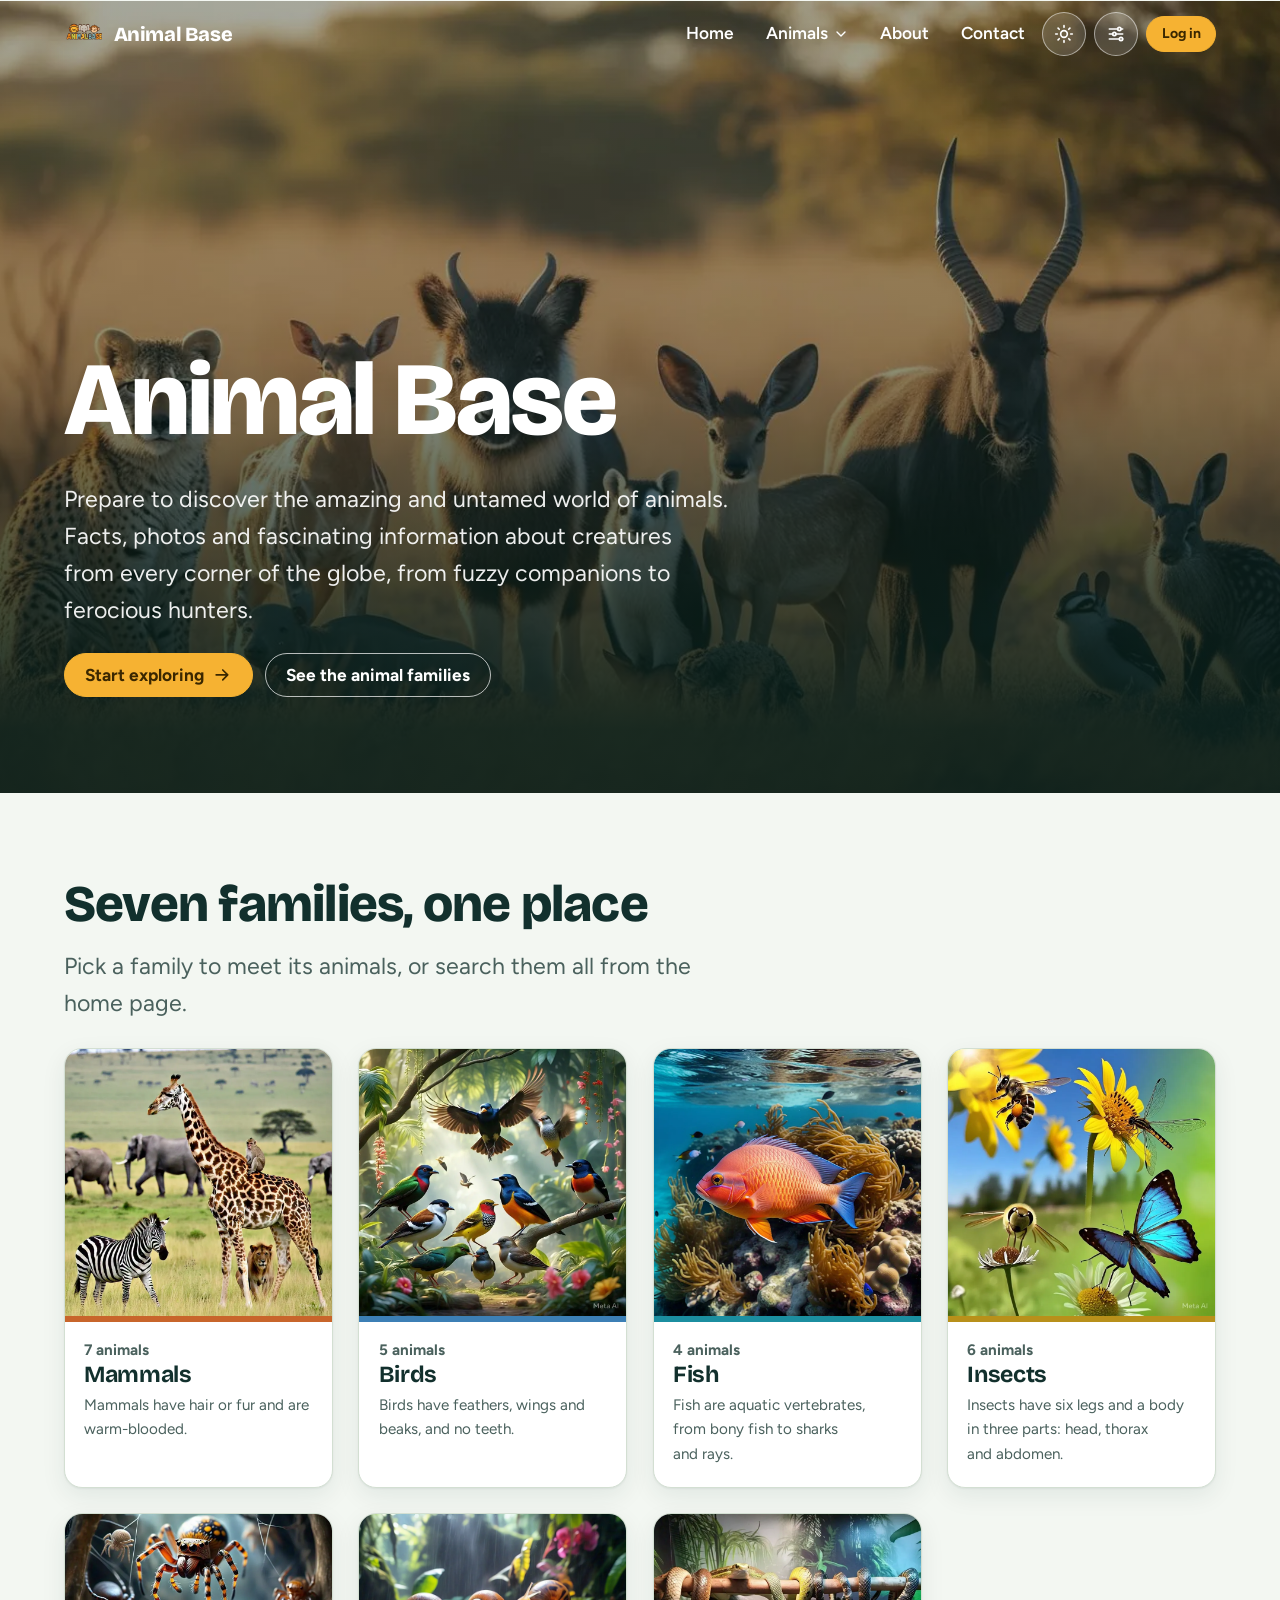
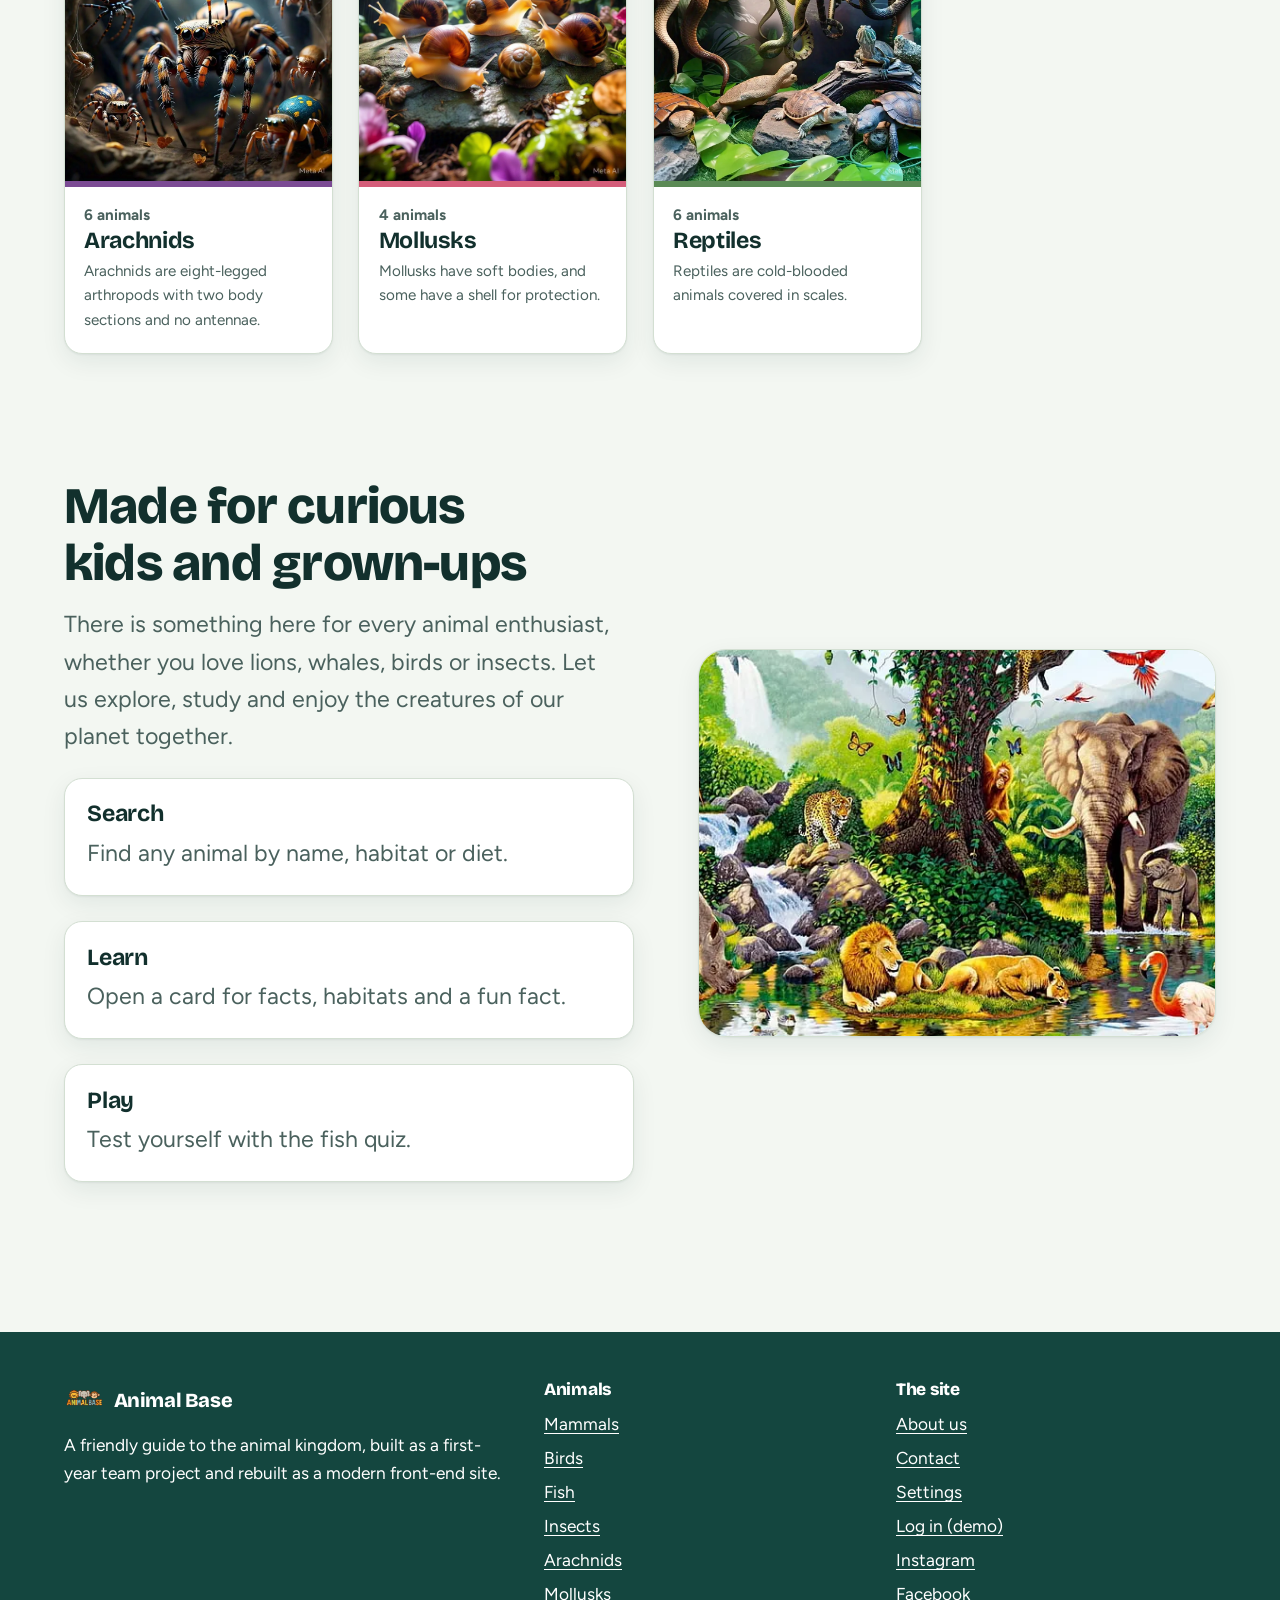
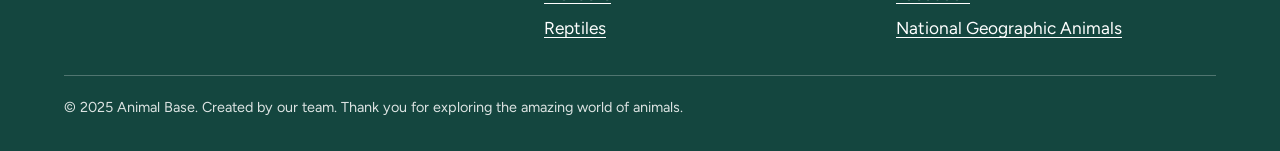
<file: index.html>
<!DOCTYPE html>
<html lang="en" data-theme="light">
<head>
<meta charset="utf-8">
<meta name="viewport" content="width=device-width, initial-scale=1">
<title>Animal Base: explore the animal kingdom</title>
<meta name="description" content="Animal Base is a friendly educational guide to mammals, birds, fish, insects, arachnids, mollusks and reptiles, with facts, photos and a quiz.">
<meta name="theme-color" content="#14463f">
<link rel="canonical" href="https://shaher06.github.io/Animal-Site/">
<meta property="og:type" content="website">
<meta property="og:site_name" content="Animal Base">
<meta property="og:title" content="Animal Base: explore the animal kingdom">
<meta property="og:description" content="Animal Base is a friendly educational guide to mammals, birds, fish, insects, arachnids, mollusks and reptiles, with facts, photos and a quiz.">
<meta property="og:image" content="https://shaher06.github.io/Animal-Site/assets/img/hero/savanna-herd.webp">
<meta name="twitter:card" content="summary_large_image">
<link rel="icon" type="image/png" sizes="32x32" href="assets/img/brand/favicon-32.png">
<link rel="apple-touch-icon" href="assets/img/brand/apple-touch-icon.png">
<link rel="preconnect" href="https://fonts.googleapis.com">
<link rel="preconnect" href="https://fonts.gstatic.com" crossorigin>
<link rel="stylesheet" href="https://fonts.googleapis.com/css2?family=Bricolage+Grotesque:opsz,wght@12..96,600;700;800&family=Figtree:wght@400;500;600;700&display=swap">
<script src="assets/js/theme-init.js"></script>
<link rel="stylesheet" href="assets/css/base.css">
<link rel="stylesheet" href="assets/css/components.css">
<link rel="stylesheet" href="assets/css/pages.css">
</head>
<body class="page-landing">
<svg width="0" height="0" style="position:absolute" aria-hidden="true" focusable="false"><symbol id="i-search" viewBox="0 0 24 24" fill="none" stroke="currentColor" stroke-width="2" stroke-linecap="round" stroke-linejoin="round"><circle cx="11" cy="11" r="7"/><path d="m20 20-3.5-3.5"/></symbol><symbol id="i-menu" viewBox="0 0 24 24" fill="none" stroke="currentColor" stroke-width="2" stroke-linecap="round" stroke-linejoin="round"><path d="M4 7h16M4 12h16M4 17h16"/></symbol><symbol id="i-close" viewBox="0 0 24 24" fill="none" stroke="currentColor" stroke-width="2" stroke-linecap="round" stroke-linejoin="round"><path d="M6 6l12 12M18 6 6 18"/></symbol><symbol id="i-sun" viewBox="0 0 24 24" fill="none" stroke="currentColor" stroke-width="2" stroke-linecap="round" stroke-linejoin="round"><circle cx="12" cy="12" r="4"/><path d="M12 2v2M12 20v2M4.9 4.9l1.4 1.4M17.7 17.7l1.4 1.4M2 12h2M20 12h2M4.9 19.1l1.4-1.4M17.7 6.3l1.4-1.4"/></symbol><symbol id="i-moon" viewBox="0 0 24 24" fill="none" stroke="currentColor" stroke-width="2" stroke-linecap="round" stroke-linejoin="round"><path d="M21 13A9 9 0 1 1 11 3a7 7 0 0 0 10 10z"/></symbol><symbol id="i-chevron" viewBox="0 0 24 24" fill="none" stroke="currentColor" stroke-width="2" stroke-linecap="round" stroke-linejoin="round"><path d="m6 9 6 6 6-6"/></symbol><symbol id="i-arrow" viewBox="0 0 24 24" fill="none" stroke="currentColor" stroke-width="2" stroke-linecap="round" stroke-linejoin="round"><path d="M5 12h14M13 6l6 6-6 6"/></symbol><symbol id="i-info" viewBox="0 0 24 24" fill="none" stroke="currentColor" stroke-width="2" stroke-linecap="round" stroke-linejoin="round"><circle cx="12" cy="12" r="9"/><path d="M12 11v5M12 8h.01"/></symbol><symbol id="i-sliders" viewBox="0 0 24 24" fill="none" stroke="currentColor" stroke-width="2" stroke-linecap="round" stroke-linejoin="round"><path d="M4 6h10M18 6h2M4 12h4M12 12h8M4 18h12M20 18h0"/><circle cx="16" cy="6" r="2"/><circle cx="10" cy="12" r="2"/><circle cx="18" cy="18" r="2"/></symbol></svg>
<a class="skip-link" href="#main">Skip to main content</a>
<header class="site-header header--overlay">
  <div class="container site-header__inner">
    <a class="brand" href="index.html"><img src="assets/img/brand/logo.webp" alt="" width="40" height="40"><span>Animal Base</span></a>
    <button class="icon-btn nav-toggle" type="button" aria-expanded="false" aria-controls="site-nav" aria-label="Menu"><svg aria-hidden="true" focusable="false"><use href="#i-menu"/></svg></button>
    <nav id="site-nav" class="site-nav" aria-label="Main">
      <ul class="site-nav__list">
        <li><a class="nav-link" href="home.html">Home</a></li>
        <li class="has-menu"><button class="nav-link" type="button" data-menu-button aria-expanded="false" aria-controls="animals-menu">Animals <svg aria-hidden="true" focusable="false"><use href="#i-chevron"/></svg></button>
          <ul id="animals-menu" class="mega" hidden><li><a href="mammals.html"><span class="dot" style="--dot:#C8652B"></span>Mammals</a></li><li><a href="birds.html"><span class="dot" style="--dot:#3C7FB5"></span>Birds</a></li><li><a href="fish.html"><span class="dot" style="--dot:#1B8EA0"></span>Fish</a></li><li><a href="insects.html"><span class="dot" style="--dot:#B8901A"></span>Insects</a></li><li><a href="arachnids.html"><span class="dot" style="--dot:#7B4B94"></span>Arachnids</a></li><li><a href="mollusks.html"><span class="dot" style="--dot:#D45D79"></span>Mollusks</a></li><li><a href="reptiles.html"><span class="dot" style="--dot:#5B8A55"></span>Reptiles</a></li></ul></li>
        <li><a class="nav-link" href="about.html">About</a></li>
        <li><a class="nav-link" href="contact.html">Contact</a></li>
      </ul>
      <div class="header-actions">
        <button class="icon-btn theme-toggle" type="button" aria-label="Switch between light and dark theme"><svg class="icon-sun" aria-hidden="true" focusable="false"><use href="#i-sun"/></svg><svg class="icon-moon" aria-hidden="true" focusable="false"><use href="#i-moon"/></svg></button>
        <a class="icon-btn" href="settings.html" aria-label="Settings"><svg aria-hidden="true" focusable="false"><use href="#i-sliders"/></svg></a>
        <a class="btn btn--small btn--sun" href="login.html">Log in</a>
      </div>
    </nav>
  </div>
</header>
<main id="main">
<section class="landing-hero">
  <img class="landing-hero__img" src="assets/img/hero/savanna-herd.webp" alt="Lions, giraffes, zebras and other animals gathered on the savanna" width="1472" height="832" fetchpriority="high">
  <div class="container"><div class="landing-hero__body">
    <h1>Animal Base</h1>
    <p>Prepare to discover the amazing and untamed world of animals. Facts, photos and fascinating information about creatures from every corner of the globe, from fuzzy companions to ferocious hunters.</p>
    <div class="cta-row"><a class="btn btn--sun" href="home.html">Start exploring <svg aria-hidden="true" focusable="false"><use href="#i-arrow"/></svg></a><a class="btn btn--on-image-ghost" href="#families">See the animal families</a></div>
  </div></div>
</section>
<section class="section" id="families"><div class="container">
  <div class="section__head"><h2>Seven families, one place</h2><p>Pick a family to meet its animals, or search them all from the home page.</p></div>
  <ul class="cat-tiles"><li><a class="cat-tile" href="mammals.html" style="--c:#C8652B;--c-ink:#8F3F12;--c-tint:#FBE9DC">
  <div class="cat-tile__img"><img src="assets/img/cat/mammals.webp" alt="" width="450" height="450" loading="lazy" decoding="async"></div>
  <div class="cat-tile__body"><p class="cat-tile__count">7 animals</p><h3>Mammals</h3><p>Mammals have hair or fur and are warm-blooded.</p></div>
</a></li><li><a class="cat-tile" href="birds.html" style="--c:#3C7FB5;--c-ink:#1F5784;--c-tint:#E1EEF8">
  <div class="cat-tile__img"><img src="assets/img/cat/birds.webp" alt="" width="450" height="450" loading="lazy" decoding="async"></div>
  <div class="cat-tile__body"><p class="cat-tile__count">5 animals</p><h3>Birds</h3><p>Birds have feathers, wings and beaks, and no teeth.</p></div>
</a></li><li><a class="cat-tile" href="fish.html" style="--c:#1B8EA0;--c-ink:#0E5F6D;--c-tint:#DDF1F4">
  <div class="cat-tile__img"><img src="assets/img/cat/fish.webp" alt="" width="450" height="450" loading="lazy" decoding="async"></div>
  <div class="cat-tile__body"><p class="cat-tile__count">4 animals</p><h3>Fish</h3><p>Fish are aquatic vertebrates, from bony fish to sharks and rays.</p></div>
</a></li><li><a class="cat-tile" href="insects.html" style="--c:#B8901A;--c-ink:#7A5F08;--c-tint:#FAF1D2">
  <div class="cat-tile__img"><img src="assets/img/cat/insects.webp" alt="" width="450" height="450" loading="lazy" decoding="async"></div>
  <div class="cat-tile__body"><p class="cat-tile__count">6 animals</p><h3>Insects</h3><p>Insects have six legs and a body in three parts: head, thorax and abdomen.</p></div>
</a></li><li><a class="cat-tile" href="arachnids.html" style="--c:#7B4B94;--c-ink:#58306E;--c-tint:#EEE3F4">
  <div class="cat-tile__img"><img src="assets/img/cat/arachnids.webp" alt="" width="450" height="450" loading="lazy" decoding="async"></div>
  <div class="cat-tile__body"><p class="cat-tile__count">6 animals</p><h3>Arachnids</h3><p>Arachnids are eight-legged arthropods with two body sections and no antennae.</p></div>
</a></li><li><a class="cat-tile" href="mollusks.html" style="--c:#D45D79;--c-ink:#9E2F4C;--c-tint:#FADFE5">
  <div class="cat-tile__img"><img src="assets/img/hero/mollusks-hero.webp" alt="" width="450" height="450" loading="lazy" decoding="async"></div>
  <div class="cat-tile__body"><p class="cat-tile__count">4 animals</p><h3>Mollusks</h3><p>Mollusks have soft bodies, and some have a shell for protection.</p></div>
</a></li><li><a class="cat-tile" href="reptiles.html" style="--c:#5B8A55;--c-ink:#35602F;--c-tint:#E3EFDF">
  <div class="cat-tile__img"><img src="assets/img/cat/reptiles.webp" alt="" width="450" height="450" loading="lazy" decoding="async"></div>
  <div class="cat-tile__body"><p class="cat-tile__count">6 animals</p><h3>Reptiles</h3><p>Reptiles are cold-blooded animals covered in scales.</p></div>
</a></li></ul>
</div></section>
<section class="section section--tight"><div class="container">
  <div class="split">
    <div class="section__head"><h2>Made for curious kids and grown-ups</h2>
      <p>There is something here for every animal enthusiast, whether you love lions, whales, birds or insects. Let us explore, study and enjoy the creatures of our planet together.</p>
      <ul class="steps" style="grid-template-columns:1fr"><li><h3>Search</h3><p>Find any animal by name, habitat or diet.</p></li><li><h3>Learn</h3><p>Open a card for facts, habitats and a fun fact.</p></li><li><h3>Play</h3><p>Test yourself with the fish quiz.</p></li></ul></div>
    <div class="split__media"><img src="assets/img/hero/jungle-scene.webp" alt="A jungle scene with an elephant, birds and a waterfall" width="728" height="409" loading="lazy"></div>
  </div>
</div></section>
</main>
<footer class="site-footer">
  <div class="container">
    <div class="site-footer__grid">
      <div>
        <a class="brand" href="home.html"><img src="assets/img/brand/logo.webp" alt="" width="40" height="40"><span>Animal Base</span></a>
        <p>A friendly guide to the animal kingdom, built as a first-year team project and rebuilt as a modern front-end site.</p>
      </div>
      <div><h2>Animals</h2><ul><li><a href="mammals.html">Mammals</a></li><li><a href="birds.html">Birds</a></li><li><a href="fish.html">Fish</a></li><li><a href="insects.html">Insects</a></li><li><a href="arachnids.html">Arachnids</a></li><li><a href="mollusks.html">Mollusks</a></li><li><a href="reptiles.html">Reptiles</a></li></ul></div>
      <div><h2>The site</h2><ul>
        <li><a href="about.html">About us</a></li><li><a href="contact.html">Contact</a></li>
        <li><a href="settings.html">Settings</a></li><li><a href="login.html">Log in (demo)</a></li>
        <li><a href="https://www.instagram.com/animal.base/?igsh=c2E0MnZxZGQ4dTBm#" target="_blank" rel="noopener">Instagram</a></li>
        <li><a href="https://www.facebook.com/groups/animalsworld.dk/?ref=share&mibextid=NSMWBT" target="_blank" rel="noopener">Facebook</a></li>
        <li><a href="https://www.nationalgeographic.com/animals" target="_blank" rel="noopener">National Geographic Animals</a></li>
      </ul></div>
    </div>
    <small>© 2025 Animal Base. Created by our team. Thank you for exploring the amazing world of animals.</small>
  </div>
</footer>


<script src="assets/js/site.js" defer></script>
</body>
</html>
</file>
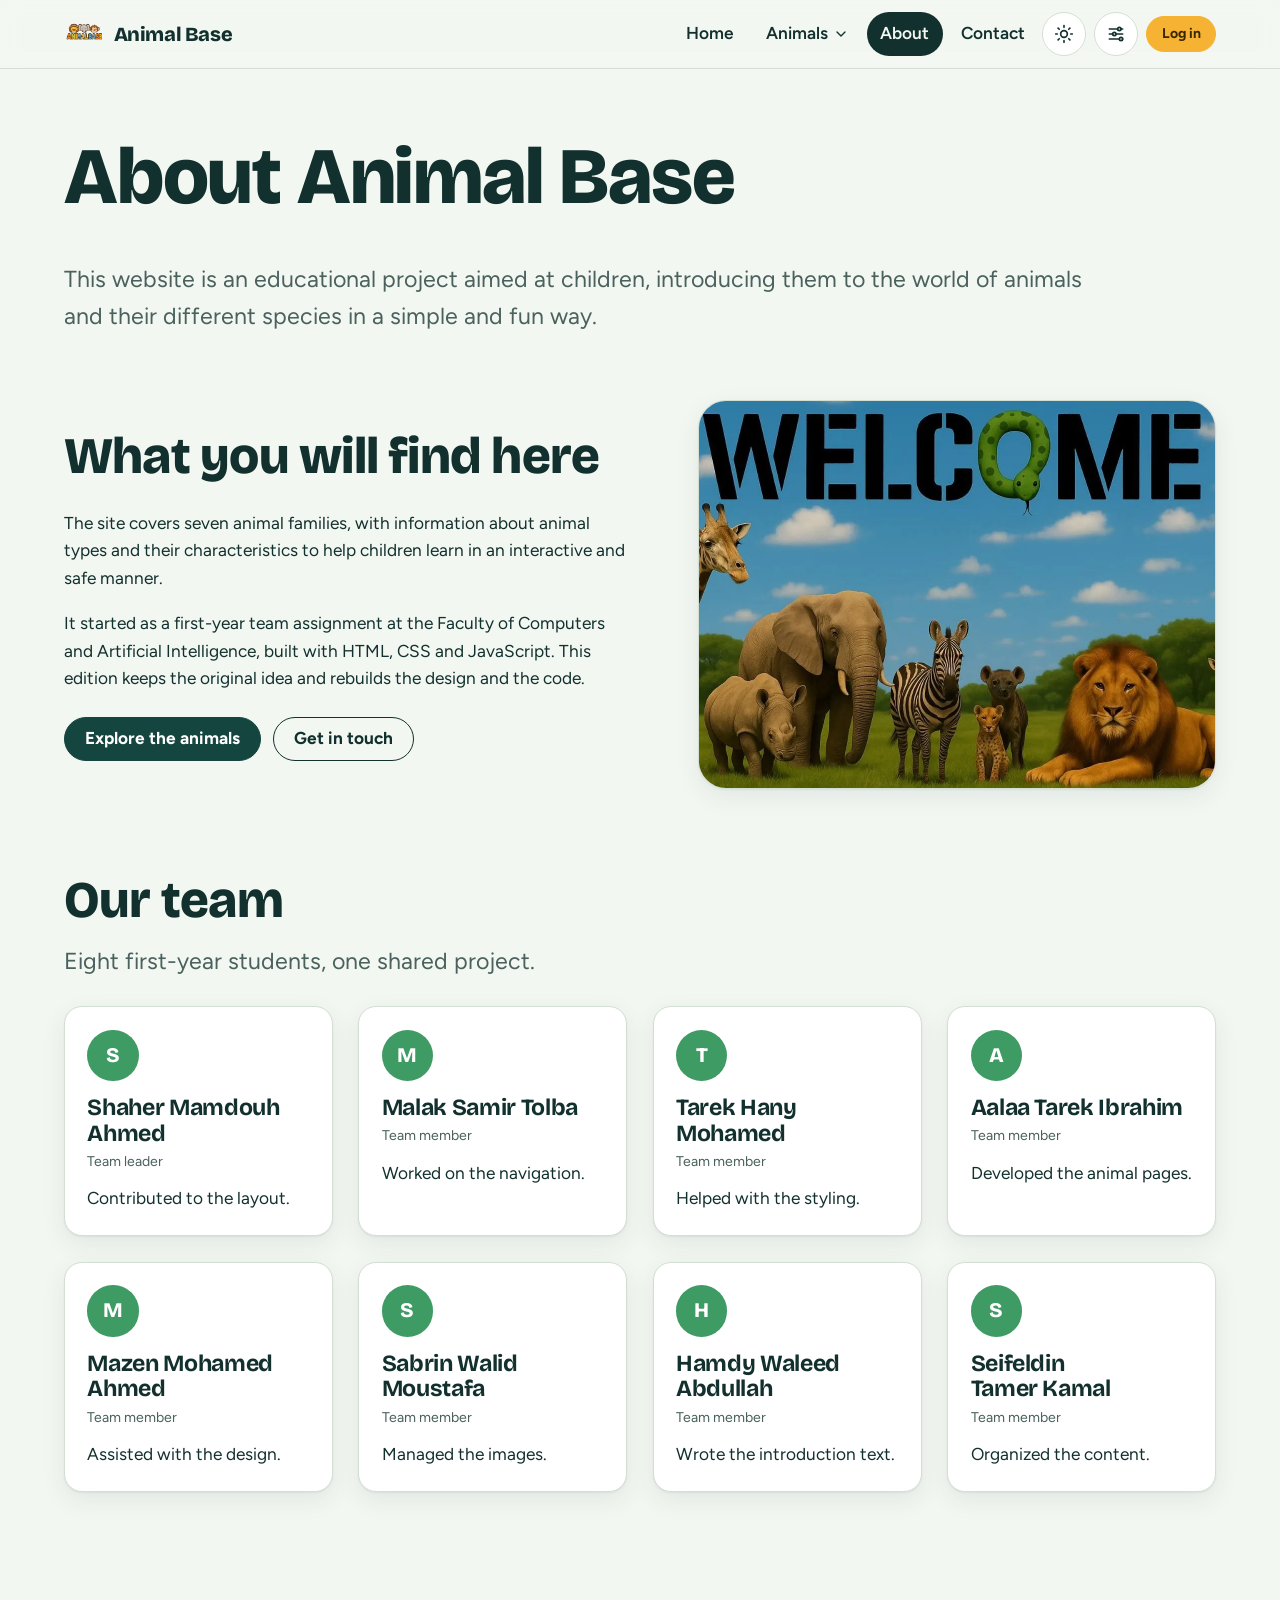
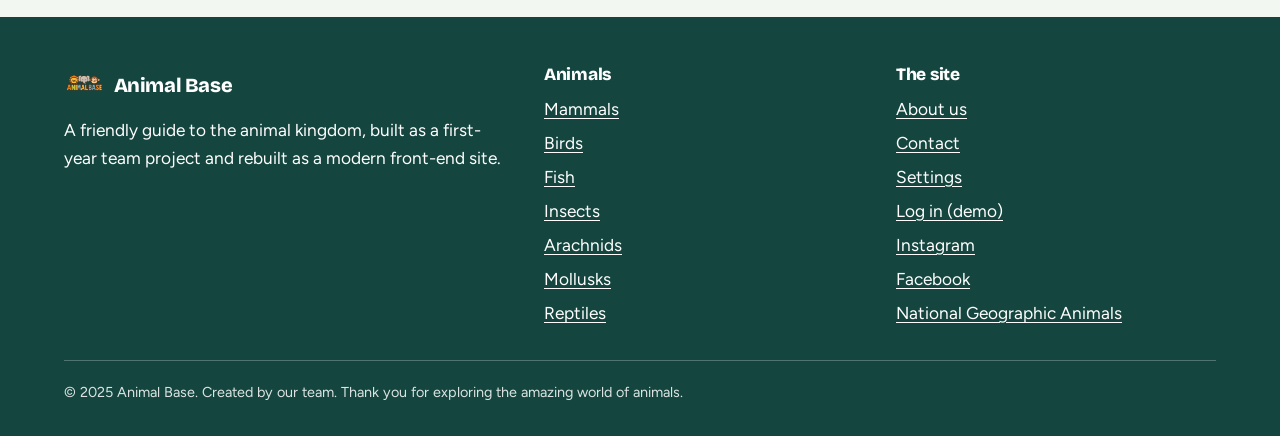
<file: about.html>
<!DOCTYPE html>
<html lang="en" data-theme="light">
<head>
<meta charset="utf-8">
<meta name="viewport" content="width=device-width, initial-scale=1">
<title>About | Animal Base</title>
<meta name="description" content="Animal Base is an educational animal website created by a team of first-year students. Meet the team and learn about the project.">
<meta name="theme-color" content="#14463f">
<link rel="canonical" href="https://shaher06.github.io/Animal-Site/about.html">
<meta property="og:type" content="website">
<meta property="og:site_name" content="Animal Base">
<meta property="og:title" content="About | Animal Base">
<meta property="og:description" content="Animal Base is an educational animal website created by a team of first-year students. Meet the team and learn about the project.">
<meta property="og:image" content="https://shaher06.github.io/Animal-Site/assets/img/hero/welcome-herd.webp">
<meta name="twitter:card" content="summary_large_image">
<link rel="icon" type="image/png" sizes="32x32" href="assets/img/brand/favicon-32.png">
<link rel="apple-touch-icon" href="assets/img/brand/apple-touch-icon.png">
<link rel="preconnect" href="https://fonts.googleapis.com">
<link rel="preconnect" href="https://fonts.gstatic.com" crossorigin>
<link rel="stylesheet" href="https://fonts.googleapis.com/css2?family=Bricolage+Grotesque:opsz,wght@12..96,600;700;800&family=Figtree:wght@400;500;600;700&display=swap">
<script src="assets/js/theme-init.js"></script>
<link rel="stylesheet" href="assets/css/base.css">
<link rel="stylesheet" href="assets/css/components.css">
<link rel="stylesheet" href="assets/css/pages.css">
</head>
<body class="">
<svg width="0" height="0" style="position:absolute" aria-hidden="true" focusable="false"><symbol id="i-search" viewBox="0 0 24 24" fill="none" stroke="currentColor" stroke-width="2" stroke-linecap="round" stroke-linejoin="round"><circle cx="11" cy="11" r="7"/><path d="m20 20-3.5-3.5"/></symbol><symbol id="i-menu" viewBox="0 0 24 24" fill="none" stroke="currentColor" stroke-width="2" stroke-linecap="round" stroke-linejoin="round"><path d="M4 7h16M4 12h16M4 17h16"/></symbol><symbol id="i-close" viewBox="0 0 24 24" fill="none" stroke="currentColor" stroke-width="2" stroke-linecap="round" stroke-linejoin="round"><path d="M6 6l12 12M18 6 6 18"/></symbol><symbol id="i-sun" viewBox="0 0 24 24" fill="none" stroke="currentColor" stroke-width="2" stroke-linecap="round" stroke-linejoin="round"><circle cx="12" cy="12" r="4"/><path d="M12 2v2M12 20v2M4.9 4.9l1.4 1.4M17.7 17.7l1.4 1.4M2 12h2M20 12h2M4.9 19.1l1.4-1.4M17.7 6.3l1.4-1.4"/></symbol><symbol id="i-moon" viewBox="0 0 24 24" fill="none" stroke="currentColor" stroke-width="2" stroke-linecap="round" stroke-linejoin="round"><path d="M21 13A9 9 0 1 1 11 3a7 7 0 0 0 10 10z"/></symbol><symbol id="i-chevron" viewBox="0 0 24 24" fill="none" stroke="currentColor" stroke-width="2" stroke-linecap="round" stroke-linejoin="round"><path d="m6 9 6 6 6-6"/></symbol><symbol id="i-arrow" viewBox="0 0 24 24" fill="none" stroke="currentColor" stroke-width="2" stroke-linecap="round" stroke-linejoin="round"><path d="M5 12h14M13 6l6 6-6 6"/></symbol><symbol id="i-info" viewBox="0 0 24 24" fill="none" stroke="currentColor" stroke-width="2" stroke-linecap="round" stroke-linejoin="round"><circle cx="12" cy="12" r="9"/><path d="M12 11v5M12 8h.01"/></symbol><symbol id="i-sliders" viewBox="0 0 24 24" fill="none" stroke="currentColor" stroke-width="2" stroke-linecap="round" stroke-linejoin="round"><path d="M4 6h10M18 6h2M4 12h4M12 12h8M4 18h12M20 18h0"/><circle cx="16" cy="6" r="2"/><circle cx="10" cy="12" r="2"/><circle cx="18" cy="18" r="2"/></symbol></svg>
<a class="skip-link" href="#main">Skip to main content</a>
<header class="site-header">
  <div class="container site-header__inner">
    <a class="brand" href="home.html"><img src="assets/img/brand/logo.webp" alt="" width="40" height="40"><span>Animal Base</span></a>
    <button class="icon-btn nav-toggle" type="button" aria-expanded="false" aria-controls="site-nav" aria-label="Menu"><svg aria-hidden="true" focusable="false"><use href="#i-menu"/></svg></button>
    <nav id="site-nav" class="site-nav" aria-label="Main">
      <ul class="site-nav__list">
        <li><a class="nav-link" href="home.html">Home</a></li>
        <li class="has-menu"><button class="nav-link" type="button" data-menu-button aria-expanded="false" aria-controls="animals-menu">Animals <svg aria-hidden="true" focusable="false"><use href="#i-chevron"/></svg></button>
          <ul id="animals-menu" class="mega" hidden><li><a href="mammals.html"><span class="dot" style="--dot:#C8652B"></span>Mammals</a></li><li><a href="birds.html"><span class="dot" style="--dot:#3C7FB5"></span>Birds</a></li><li><a href="fish.html"><span class="dot" style="--dot:#1B8EA0"></span>Fish</a></li><li><a href="insects.html"><span class="dot" style="--dot:#B8901A"></span>Insects</a></li><li><a href="arachnids.html"><span class="dot" style="--dot:#7B4B94"></span>Arachnids</a></li><li><a href="mollusks.html"><span class="dot" style="--dot:#D45D79"></span>Mollusks</a></li><li><a href="reptiles.html"><span class="dot" style="--dot:#5B8A55"></span>Reptiles</a></li></ul></li>
        <li><a class="nav-link" href="about.html" aria-current="page">About</a></li>
        <li><a class="nav-link" href="contact.html">Contact</a></li>
      </ul>
      <div class="header-actions">
        <button class="icon-btn theme-toggle" type="button" aria-label="Switch between light and dark theme"><svg class="icon-sun" aria-hidden="true" focusable="false"><use href="#i-sun"/></svg><svg class="icon-moon" aria-hidden="true" focusable="false"><use href="#i-moon"/></svg></button>
        <a class="icon-btn" href="settings.html" aria-label="Settings"><svg aria-hidden="true" focusable="false"><use href="#i-sliders"/></svg></a>
        <a class="btn btn--small btn--sun" href="login.html">Log in</a>
      </div>
    </nav>
  </div>
</header>
<main id="main">
<section class="home-hero"><div class="container">
  <h1>About Animal Base</h1>
  <p class="lead">This website is an educational project aimed at children, introducing them to the world of animals and their different species in a simple and fun way.</p>
</div></section>
<section class="section section--tight"><div class="container split">
  <div><h2>What you will find here</h2>
    <p>The site covers seven animal families, with information about animal types and their characteristics to help children learn in an interactive and safe manner.</p>
    <p>It started as a first-year team assignment at the Faculty of Computers and Artificial Intelligence, built with HTML, CSS and JavaScript. This edition keeps the original idea and rebuilds the design and the code.</p>
    <div class="cta-row"><a class="btn" href="home.html">Explore the animals</a><a class="btn btn--ghost" href="contact.html">Get in touch</a></div></div>
  <div class="split__media"><img src="assets/img/hero/welcome-herd.webp" alt="Giraffes, elephants, zebras and lions standing together under a welcome banner" width="640" height="480" loading="lazy"></div>
</div></section>
<section class="section section--tight"><div class="container">
  <div class="section__head"><h2>Our team</h2><p>Eight first-year students, one shared project.</p></div>
  <ul class="team"><li><div class="avatar" aria-hidden="true">S</div><h3>Shaher Mamdouh Ahmed</h3><p class="role">Team leader</p><p>Contributed to the layout.</p></li><li><div class="avatar" aria-hidden="true">M</div><h3>Malak Samir Tolba</h3><p class="role">Team member</p><p>Worked on the navigation.</p></li><li><div class="avatar" aria-hidden="true">T</div><h3>Tarek Hany Mohamed</h3><p class="role">Team member</p><p>Helped with the styling.</p></li><li><div class="avatar" aria-hidden="true">A</div><h3>Aalaa Tarek Ibrahim</h3><p class="role">Team member</p><p>Developed the animal pages.</p></li><li><div class="avatar" aria-hidden="true">M</div><h3>Mazen Mohamed Ahmed</h3><p class="role">Team member</p><p>Assisted with the design.</p></li><li><div class="avatar" aria-hidden="true">S</div><h3>Sabrin Walid Moustafa</h3><p class="role">Team member</p><p>Managed the images.</p></li><li><div class="avatar" aria-hidden="true">H</div><h3>Hamdy Waleed Abdullah</h3><p class="role">Team member</p><p>Wrote the introduction text.</p></li><li><div class="avatar" aria-hidden="true">S</div><h3>Seifeldin Tamer Kamal</h3><p class="role">Team member</p><p>Organized the content.</p></li></ul>
</div></section>
</main>
<footer class="site-footer">
  <div class="container">
    <div class="site-footer__grid">
      <div>
        <a class="brand" href="home.html"><img src="assets/img/brand/logo.webp" alt="" width="40" height="40"><span>Animal Base</span></a>
        <p>A friendly guide to the animal kingdom, built as a first-year team project and rebuilt as a modern front-end site.</p>
      </div>
      <div><h2>Animals</h2><ul><li><a href="mammals.html">Mammals</a></li><li><a href="birds.html">Birds</a></li><li><a href="fish.html">Fish</a></li><li><a href="insects.html">Insects</a></li><li><a href="arachnids.html">Arachnids</a></li><li><a href="mollusks.html">Mollusks</a></li><li><a href="reptiles.html">Reptiles</a></li></ul></div>
      <div><h2>The site</h2><ul>
        <li><a href="about.html">About us</a></li><li><a href="contact.html">Contact</a></li>
        <li><a href="settings.html">Settings</a></li><li><a href="login.html">Log in (demo)</a></li>
        <li><a href="https://www.instagram.com/animal.base/?igsh=c2E0MnZxZGQ4dTBm#" target="_blank" rel="noopener">Instagram</a></li>
        <li><a href="https://www.facebook.com/groups/animalsworld.dk/?ref=share&mibextid=NSMWBT" target="_blank" rel="noopener">Facebook</a></li>
        <li><a href="https://www.nationalgeographic.com/animals" target="_blank" rel="noopener">National Geographic Animals</a></li>
      </ul></div>
    </div>
    <small>© 2025 Animal Base. Created by our team. Thank you for exploring the amazing world of animals.</small>
  </div>
</footer>


<script src="assets/js/site.js" defer></script>
</body>
</html>
</file>
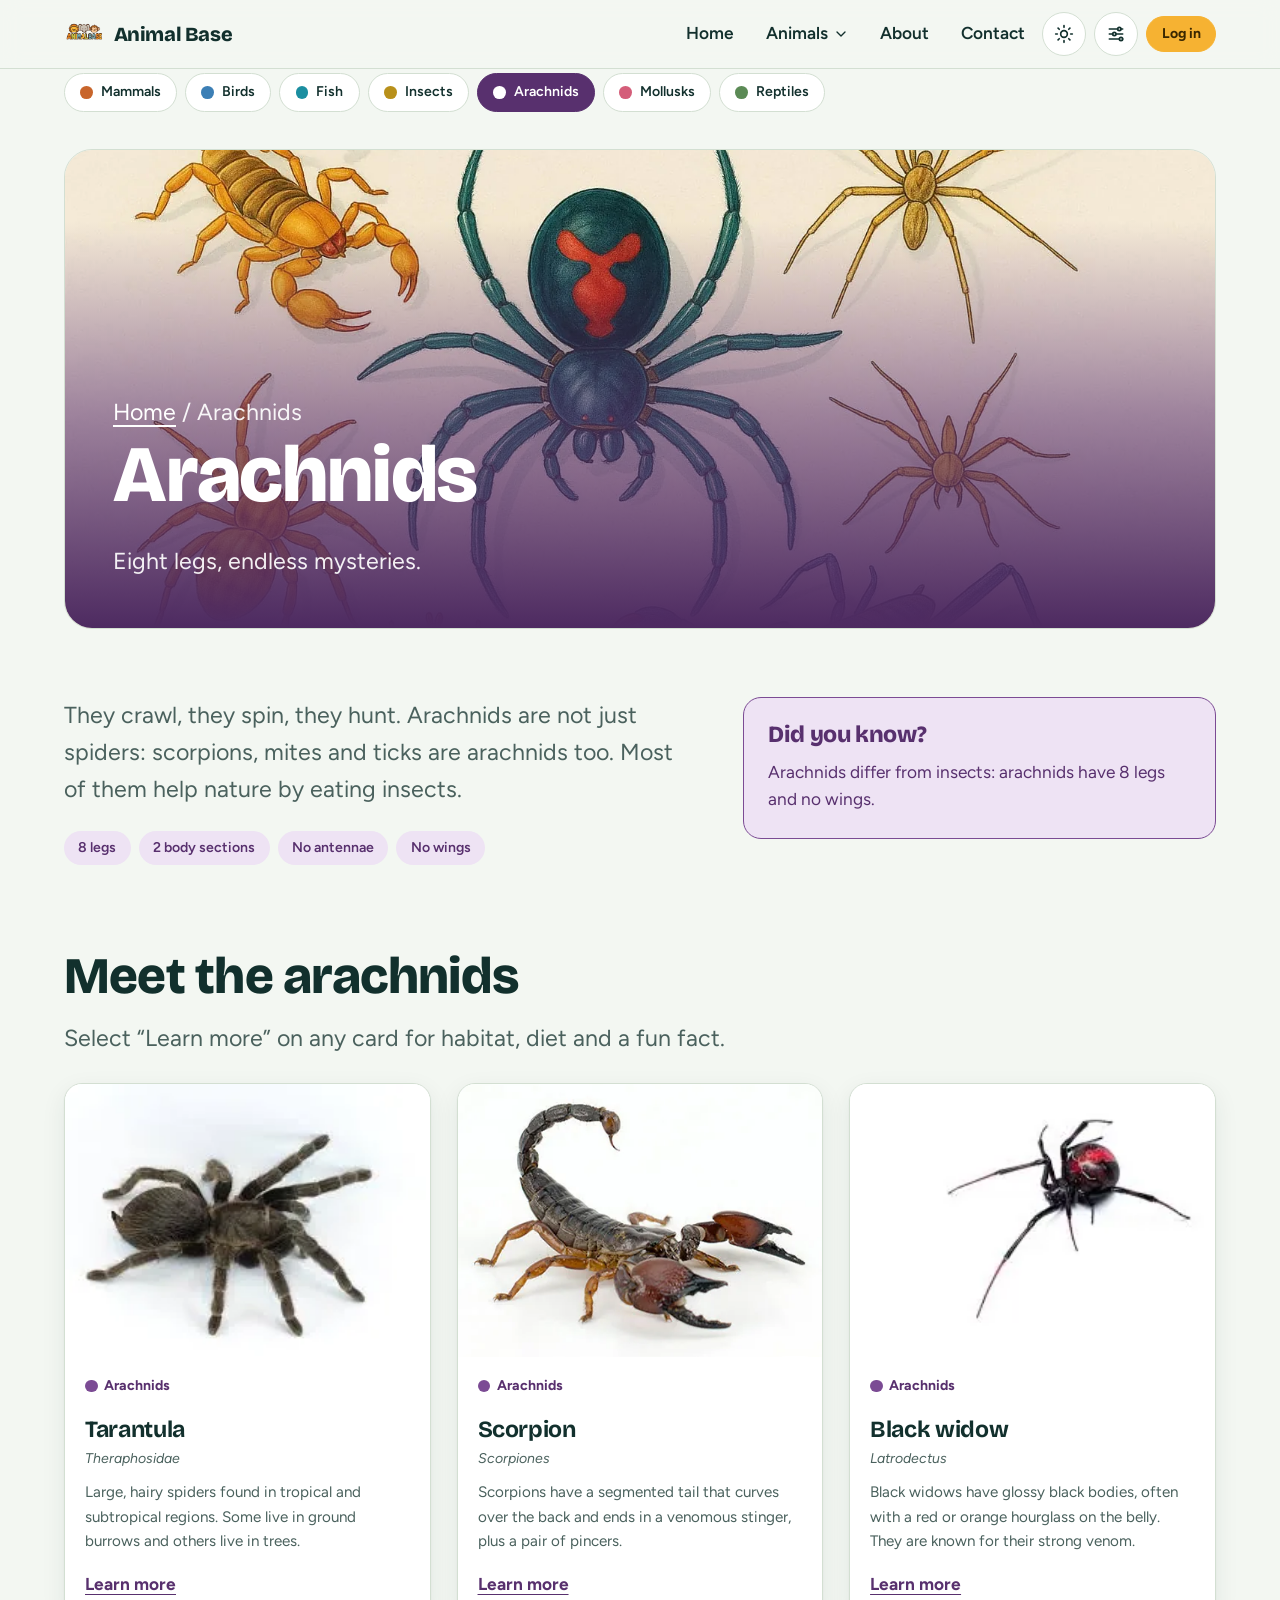
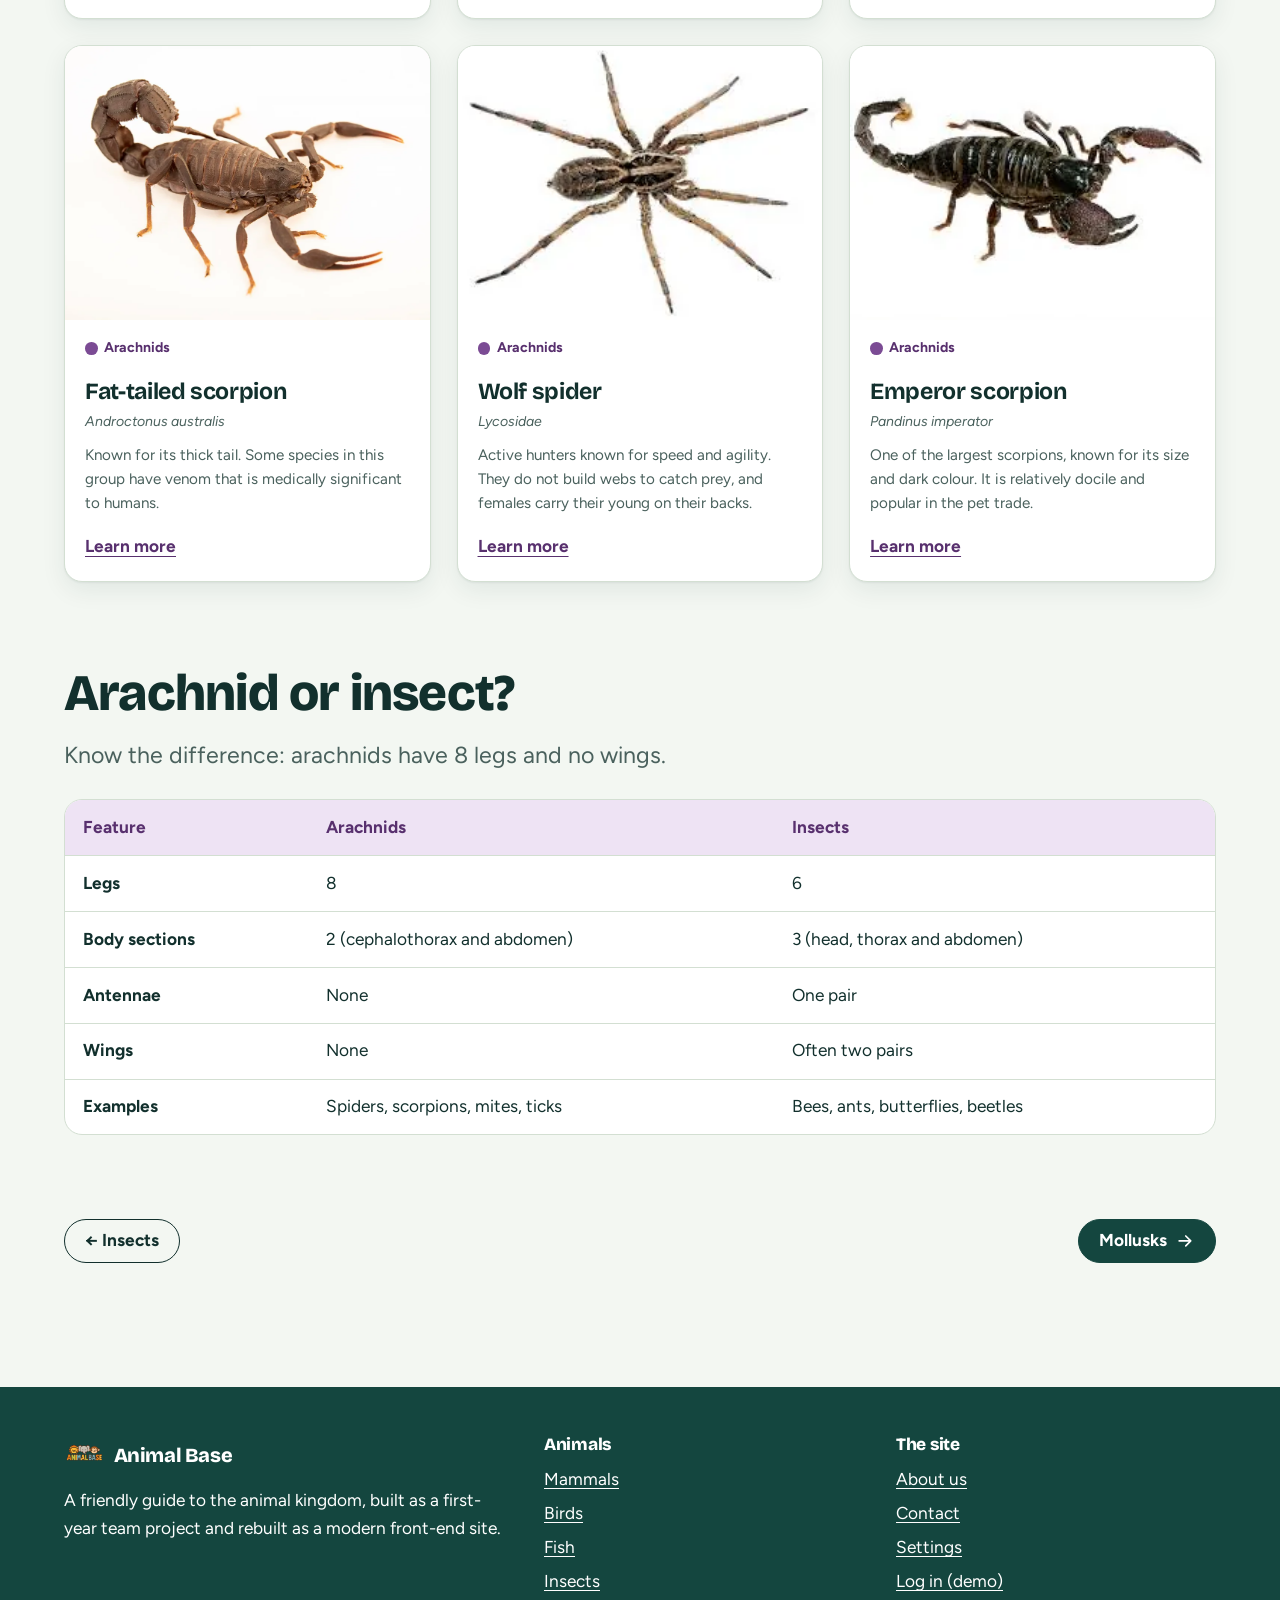
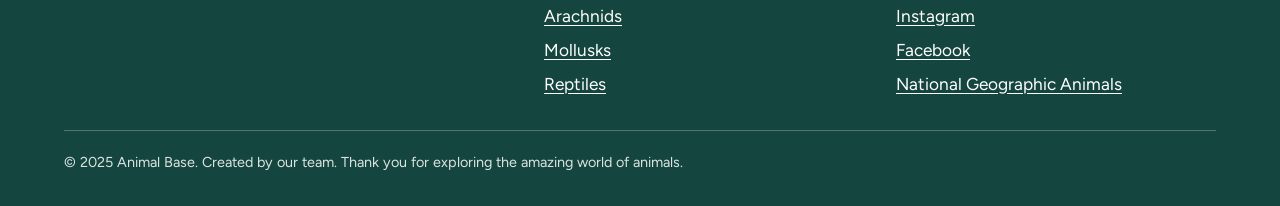
<file: arachnids.html>
<!DOCTYPE html>
<html lang="en" data-theme="light">
<head>
<meta charset="utf-8">
<meta name="viewport" content="width=device-width, initial-scale=1">
<title>Arachnids | Animal Base</title>
<meta name="description" content="Meet tarantulas, scorpions, black widows and wolf spiders, and learn how arachnids differ from insects.">
<meta name="theme-color" content="#14463f">
<link rel="canonical" href="https://shaher06.github.io/Animal-Site/arachnids.html">
<meta property="og:type" content="website">
<meta property="og:site_name" content="Animal Base">
<meta property="og:title" content="Arachnids | Animal Base">
<meta property="og:description" content="Meet tarantulas, scorpions, black widows and wolf spiders, and learn how arachnids differ from insects.">
<meta property="og:image" content="https://shaher06.github.io/Animal-Site/assets/img/hero/arachnids-sheet.webp">
<meta name="twitter:card" content="summary_large_image">
<link rel="icon" type="image/png" sizes="32x32" href="assets/img/brand/favicon-32.png">
<link rel="apple-touch-icon" href="assets/img/brand/apple-touch-icon.png">
<link rel="preconnect" href="https://fonts.googleapis.com">
<link rel="preconnect" href="https://fonts.gstatic.com" crossorigin>
<link rel="stylesheet" href="https://fonts.googleapis.com/css2?family=Bricolage+Grotesque:opsz,wght@12..96,600;700;800&family=Figtree:wght@400;500;600;700&display=swap">
<script src="assets/js/theme-init.js"></script>
<link rel="stylesheet" href="assets/css/base.css">
<link rel="stylesheet" href="assets/css/components.css">
<link rel="stylesheet" href="assets/css/pages.css">
</head>
<body class="" style="--c:#7B4B94;--c-ink:#58306E;--c-tint:#EEE3F4">
<svg width="0" height="0" style="position:absolute" aria-hidden="true" focusable="false"><symbol id="i-search" viewBox="0 0 24 24" fill="none" stroke="currentColor" stroke-width="2" stroke-linecap="round" stroke-linejoin="round"><circle cx="11" cy="11" r="7"/><path d="m20 20-3.5-3.5"/></symbol><symbol id="i-menu" viewBox="0 0 24 24" fill="none" stroke="currentColor" stroke-width="2" stroke-linecap="round" stroke-linejoin="round"><path d="M4 7h16M4 12h16M4 17h16"/></symbol><symbol id="i-close" viewBox="0 0 24 24" fill="none" stroke="currentColor" stroke-width="2" stroke-linecap="round" stroke-linejoin="round"><path d="M6 6l12 12M18 6 6 18"/></symbol><symbol id="i-sun" viewBox="0 0 24 24" fill="none" stroke="currentColor" stroke-width="2" stroke-linecap="round" stroke-linejoin="round"><circle cx="12" cy="12" r="4"/><path d="M12 2v2M12 20v2M4.9 4.9l1.4 1.4M17.7 17.7l1.4 1.4M2 12h2M20 12h2M4.9 19.1l1.4-1.4M17.7 6.3l1.4-1.4"/></symbol><symbol id="i-moon" viewBox="0 0 24 24" fill="none" stroke="currentColor" stroke-width="2" stroke-linecap="round" stroke-linejoin="round"><path d="M21 13A9 9 0 1 1 11 3a7 7 0 0 0 10 10z"/></symbol><symbol id="i-chevron" viewBox="0 0 24 24" fill="none" stroke="currentColor" stroke-width="2" stroke-linecap="round" stroke-linejoin="round"><path d="m6 9 6 6 6-6"/></symbol><symbol id="i-arrow" viewBox="0 0 24 24" fill="none" stroke="currentColor" stroke-width="2" stroke-linecap="round" stroke-linejoin="round"><path d="M5 12h14M13 6l6 6-6 6"/></symbol><symbol id="i-info" viewBox="0 0 24 24" fill="none" stroke="currentColor" stroke-width="2" stroke-linecap="round" stroke-linejoin="round"><circle cx="12" cy="12" r="9"/><path d="M12 11v5M12 8h.01"/></symbol><symbol id="i-sliders" viewBox="0 0 24 24" fill="none" stroke="currentColor" stroke-width="2" stroke-linecap="round" stroke-linejoin="round"><path d="M4 6h10M18 6h2M4 12h4M12 12h8M4 18h12M20 18h0"/><circle cx="16" cy="6" r="2"/><circle cx="10" cy="12" r="2"/><circle cx="18" cy="18" r="2"/></symbol></svg>
<a class="skip-link" href="#main">Skip to main content</a>
<header class="site-header">
  <div class="container site-header__inner">
    <a class="brand" href="home.html"><img src="assets/img/brand/logo.webp" alt="" width="40" height="40"><span>Animal Base</span></a>
    <button class="icon-btn nav-toggle" type="button" aria-expanded="false" aria-controls="site-nav" aria-label="Menu"><svg aria-hidden="true" focusable="false"><use href="#i-menu"/></svg></button>
    <nav id="site-nav" class="site-nav" aria-label="Main">
      <ul class="site-nav__list">
        <li><a class="nav-link" href="home.html">Home</a></li>
        <li class="has-menu"><button class="nav-link" type="button" data-menu-button aria-expanded="false" aria-controls="animals-menu" aria-current="true">Animals <svg aria-hidden="true" focusable="false"><use href="#i-chevron"/></svg></button>
          <ul id="animals-menu" class="mega" hidden><li><a href="mammals.html"><span class="dot" style="--dot:#C8652B"></span>Mammals</a></li><li><a href="birds.html"><span class="dot" style="--dot:#3C7FB5"></span>Birds</a></li><li><a href="fish.html"><span class="dot" style="--dot:#1B8EA0"></span>Fish</a></li><li><a href="insects.html"><span class="dot" style="--dot:#B8901A"></span>Insects</a></li><li><a href="arachnids.html" aria-current=page><span class="dot" style="--dot:#7B4B94"></span>Arachnids</a></li><li><a href="mollusks.html"><span class="dot" style="--dot:#D45D79"></span>Mollusks</a></li><li><a href="reptiles.html"><span class="dot" style="--dot:#5B8A55"></span>Reptiles</a></li></ul></li>
        <li><a class="nav-link" href="about.html">About</a></li>
        <li><a class="nav-link" href="contact.html">Contact</a></li>
      </ul>
      <div class="header-actions">
        <button class="icon-btn theme-toggle" type="button" aria-label="Switch between light and dark theme"><svg class="icon-sun" aria-hidden="true" focusable="false"><use href="#i-sun"/></svg><svg class="icon-moon" aria-hidden="true" focusable="false"><use href="#i-moon"/></svg></button>
        <a class="icon-btn" href="settings.html" aria-label="Settings"><svg aria-hidden="true" focusable="false"><use href="#i-sliders"/></svg></a>
        <a class="btn btn--small btn--sun" href="login.html">Log in</a>
      </div>
    </nav>
  </div>
</header>
<main id="main">
<div class="container">
  <nav aria-label="Animal categories"><ul class="cat-nav"><li><a href="mammals.html" style="--dot:#C8652B"><span class="dot"></span>Mammals</a></li><li><a href="birds.html" style="--dot:#3C7FB5"><span class="dot"></span>Birds</a></li><li><a href="fish.html" style="--dot:#1B8EA0"><span class="dot"></span>Fish</a></li><li><a href="insects.html" style="--dot:#B8901A"><span class="dot"></span>Insects</a></li><li><a href="arachnids.html" style="--dot:#7B4B94" aria-current=page><span class="dot"></span>Arachnids</a></li><li><a href="mollusks.html" style="--dot:#D45D79"><span class="dot"></span>Mollusks</a></li><li><a href="reptiles.html" style="--dot:#5B8A55"><span class="dot"></span>Reptiles</a></li></ul></nav>
  <section class="page-hero" style="--focus:50% 50%">
    <img class="page-hero__img" src="assets/img/hero/arachnids-sheet.webp" alt="" width="1280" height="720" fetchpriority="high">
    <div class="page-hero__body">
      <p class="crumbs"><a href="home.html">Home</a> / Arachnids</p>
      <h1>Arachnids</h1>
      <p>Eight legs, endless mysteries.</p>
    </div>
  </section>
</div>
<section class="section section--tight"><div class="container intro-grid">
  <div><p class="lead">They crawl, they spin, they hunt. Arachnids are not just spiders: scorpions, mites and ticks are arachnids too. Most of them help nature by eating insects.</p><ul class="traits" aria-label="Key traits"><li>8 legs</li><li>2 body sections</li><li>No antennae</li><li>No wings</li></ul></div>
  <aside class="callout"><h2>Did you know?</h2><p>Arachnids differ from insects: arachnids have 8 legs and no wings.</p></aside>
</div></section>
<section class="section section--tight" id="animals"><div class="container">
  <div class="section__head"><h2>Meet the arachnids</h2><p>Select “Learn more” on any card for habitat, diet and a fun fact.</p></div>
  <ul class="card-grid"><li data-id="tarantula" data-cat="arachnids"><article class="animal-card" style="--c:#7B4B94;--c-ink:#58306E;--c-tint:#EEE3F4;--focus:50% 50%">
  <div class="animal-card__media"><img src="assets/img/animals/tarantula.webp" alt="A hairy tarantula on a white background" width="640" height="480" loading="lazy" decoding="async"></div>
  <div class="animal-card__body">
    <p class="animal-card__tag"><span class="dot"></span>Arachnids</p>
    <h3>Tarantula</h3>
    <p class="sci">Theraphosidae</p>
    <p class="summary">Large, hairy spiders found in tropical and subtropical regions. Some live in ground burrows and others live in trees.</p>
    <button class="animal-card__more" type="button" data-animal="tarantula" aria-label="Learn more about Tarantula">Learn more</button>
  </div>
</article></li><li data-id="scorpion" data-cat="arachnids"><article class="animal-card" style="--c:#7B4B94;--c-ink:#58306E;--c-tint:#EEE3F4;--focus:50% 50%">
  <div class="animal-card__media"><img src="assets/img/animals/scorpion.webp" alt="A scorpion with its tail raised" width="640" height="480" loading="lazy" decoding="async"></div>
  <div class="animal-card__body">
    <p class="animal-card__tag"><span class="dot"></span>Arachnids</p>
    <h3>Scorpion</h3>
    <p class="sci">Scorpiones</p>
    <p class="summary">Scorpions have a segmented tail that curves over the back and ends in a venomous stinger, plus a pair of pincers.</p>
    <button class="animal-card__more" type="button" data-animal="scorpion" aria-label="Learn more about Scorpion">Learn more</button>
  </div>
</article></li><li data-id="black-widow" data-cat="arachnids"><article class="animal-card" style="--c:#7B4B94;--c-ink:#58306E;--c-tint:#EEE3F4;--focus:50% 50%">
  <div class="animal-card__media"><img src="assets/img/animals/black-widow.webp" alt="A black widow spider with a red hourglass marking" width="640" height="480" loading="lazy" decoding="async"></div>
  <div class="animal-card__body">
    <p class="animal-card__tag"><span class="dot"></span>Arachnids</p>
    <h3>Black widow</h3>
    <p class="sci">Latrodectus</p>
    <p class="summary">Black widows have glossy black bodies, often with a red or orange hourglass on the belly. They are known for their strong venom.</p>
    <button class="animal-card__more" type="button" data-animal="black-widow" aria-label="Learn more about Black widow">Learn more</button>
  </div>
</article></li><li data-id="fat-tailed-scorpion" data-cat="arachnids"><article class="animal-card" style="--c:#7B4B94;--c-ink:#58306E;--c-tint:#EEE3F4;--focus:50% 50%">
  <div class="animal-card__media"><img src="assets/img/animals/fat-tailed-scorpion.webp" alt="A pale fat-tailed scorpion on a white background" width="640" height="480" loading="lazy" decoding="async"></div>
  <div class="animal-card__body">
    <p class="animal-card__tag"><span class="dot"></span>Arachnids</p>
    <h3>Fat-tailed scorpion</h3>
    <p class="sci">Androctonus australis</p>
    <p class="summary">Known for its thick tail. Some species in this group have venom that is medically significant to humans.</p>
    <button class="animal-card__more" type="button" data-animal="fat-tailed-scorpion" aria-label="Learn more about Fat-tailed scorpion">Learn more</button>
  </div>
</article></li><li data-id="wolf-spider" data-cat="arachnids"><article class="animal-card" style="--c:#7B4B94;--c-ink:#58306E;--c-tint:#EEE3F4;--focus:50% 50%">
  <div class="animal-card__media"><img src="assets/img/animals/wolf-spider.webp" alt="A brown wolf spider on a white background" width="640" height="480" loading="lazy" decoding="async"></div>
  <div class="animal-card__body">
    <p class="animal-card__tag"><span class="dot"></span>Arachnids</p>
    <h3>Wolf spider</h3>
    <p class="sci">Lycosidae</p>
    <p class="summary">Active hunters known for speed and agility. They do not build webs to catch prey, and females carry their young on their backs.</p>
    <button class="animal-card__more" type="button" data-animal="wolf-spider" aria-label="Learn more about Wolf spider">Learn more</button>
  </div>
</article></li><li data-id="emperor-scorpion" data-cat="arachnids"><article class="animal-card" style="--c:#7B4B94;--c-ink:#58306E;--c-tint:#EEE3F4;--focus:50% 50%">
  <div class="animal-card__media"><img src="assets/img/animals/emperor-scorpion.webp" alt="A large black emperor scorpion on a white background" width="640" height="480" loading="lazy" decoding="async"></div>
  <div class="animal-card__body">
    <p class="animal-card__tag"><span class="dot"></span>Arachnids</p>
    <h3>Emperor scorpion</h3>
    <p class="sci">Pandinus imperator</p>
    <p class="summary">One of the largest scorpions, known for its size and dark colour. It is relatively docile and popular in the pet trade.</p>
    <button class="animal-card__more" type="button" data-animal="emperor-scorpion" aria-label="Learn more about Emperor scorpion">Learn more</button>
  </div>
</article></li></ul>
</div></section>
<section class="section section--tight"><div class="container">
  <div class="section__head"><h2>Arachnid or insect?</h2><p>Know the difference: arachnids have 8 legs and no wings.</p></div>
  <div class="table-wrap"><table>
    <caption class="visually-hidden">Comparison of arachnids and insects</caption>
    <thead><tr><th scope="col">Feature</th><th scope="col">Arachnids</th><th scope="col">Insects</th></tr></thead>
    <tbody>
      <tr><th scope="row">Legs</th><td>8</td><td>6</td></tr>
      <tr><th scope="row">Body sections</th><td>2 (cephalothorax and abdomen)</td><td>3 (head, thorax and abdomen)</td></tr>
      <tr><th scope="row">Antennae</th><td>None</td><td>One pair</td></tr>
      <tr><th scope="row">Wings</th><td>None</td><td>Often two pairs</td></tr>
      <tr><th scope="row">Examples</th><td>Spiders, scorpions, mites, ticks</td><td>Bees, ants, butterflies, beetles</td></tr>
    </tbody></table></div>
</div></section>
<section class="section section--tight"><div class="container" style="display:flex;justify-content:space-between;gap:1rem;flex-wrap:wrap">
  <a class="btn btn--ghost" href="insects.html">← Insects</a>
  <a class="btn" href="mollusks.html">Mollusks <svg aria-hidden="true" focusable="false"><use href="#i-arrow"/></svg></a>
</div></section>
</main>
<footer class="site-footer">
  <div class="container">
    <div class="site-footer__grid">
      <div>
        <a class="brand" href="home.html"><img src="assets/img/brand/logo.webp" alt="" width="40" height="40"><span>Animal Base</span></a>
        <p>A friendly guide to the animal kingdom, built as a first-year team project and rebuilt as a modern front-end site.</p>
      </div>
      <div><h2>Animals</h2><ul><li><a href="mammals.html">Mammals</a></li><li><a href="birds.html">Birds</a></li><li><a href="fish.html">Fish</a></li><li><a href="insects.html">Insects</a></li><li><a href="arachnids.html">Arachnids</a></li><li><a href="mollusks.html">Mollusks</a></li><li><a href="reptiles.html">Reptiles</a></li></ul></div>
      <div><h2>The site</h2><ul>
        <li><a href="about.html">About us</a></li><li><a href="contact.html">Contact</a></li>
        <li><a href="settings.html">Settings</a></li><li><a href="login.html">Log in (demo)</a></li>
        <li><a href="https://www.instagram.com/animal.base/?igsh=c2E0MnZxZGQ4dTBm#" target="_blank" rel="noopener">Instagram</a></li>
        <li><a href="https://www.facebook.com/groups/animalsworld.dk/?ref=share&mibextid=NSMWBT" target="_blank" rel="noopener">Facebook</a></li>
        <li><a href="https://www.nationalgeographic.com/animals" target="_blank" rel="noopener">National Geographic Animals</a></li>
      </ul></div>
    </div>
    <small>© 2025 Animal Base. Created by our team. Thank you for exploring the amazing world of animals.</small>
  </div>
</footer>
<dialog id="animal-dialog" class="dialog" aria-labelledby="dialog-title">
  <button class="icon-btn dialog__close" type="button" aria-label="Close details"><svg aria-hidden="true" focusable="false"><use href="#i-close"/></svg></button>
  <div class="dialog__media"></div>
  <div class="dialog__body">
    <p class="animal-card__tag" data-d-cat></p>
    <h2 id="dialog-title"></h2>
    <p class="sci" style="font-style:italic;color:var(--ink-soft)" data-d-sci></p>
    <p data-d-summary></p>
    <dl class="facts">
      <div><dt>Habitat</dt><dd data-d-habitat></dd></div>
      <div><dt>Diet</dt><dd data-d-diet></dd></div>
    </dl>
    <p class="fun-fact"><strong>Fun fact:</strong> <span data-d-fun></span></p>
    <p class="hint" style="font-size:var(--step--1);color:var(--ink-soft)" data-d-credit hidden></p>
    <a class="btn btn--ghost btn--small" data-d-wiki target="_blank" rel="noopener" href="#">Read more on Wikipedia (opens in a new tab)</a>
  </div>
</dialog>

<script src="assets/js/data.js"></script>
<script src="assets/js/site.js" defer></script>
<script src="assets/js/catalog.js" defer></script>
</body>
</html>
</file>
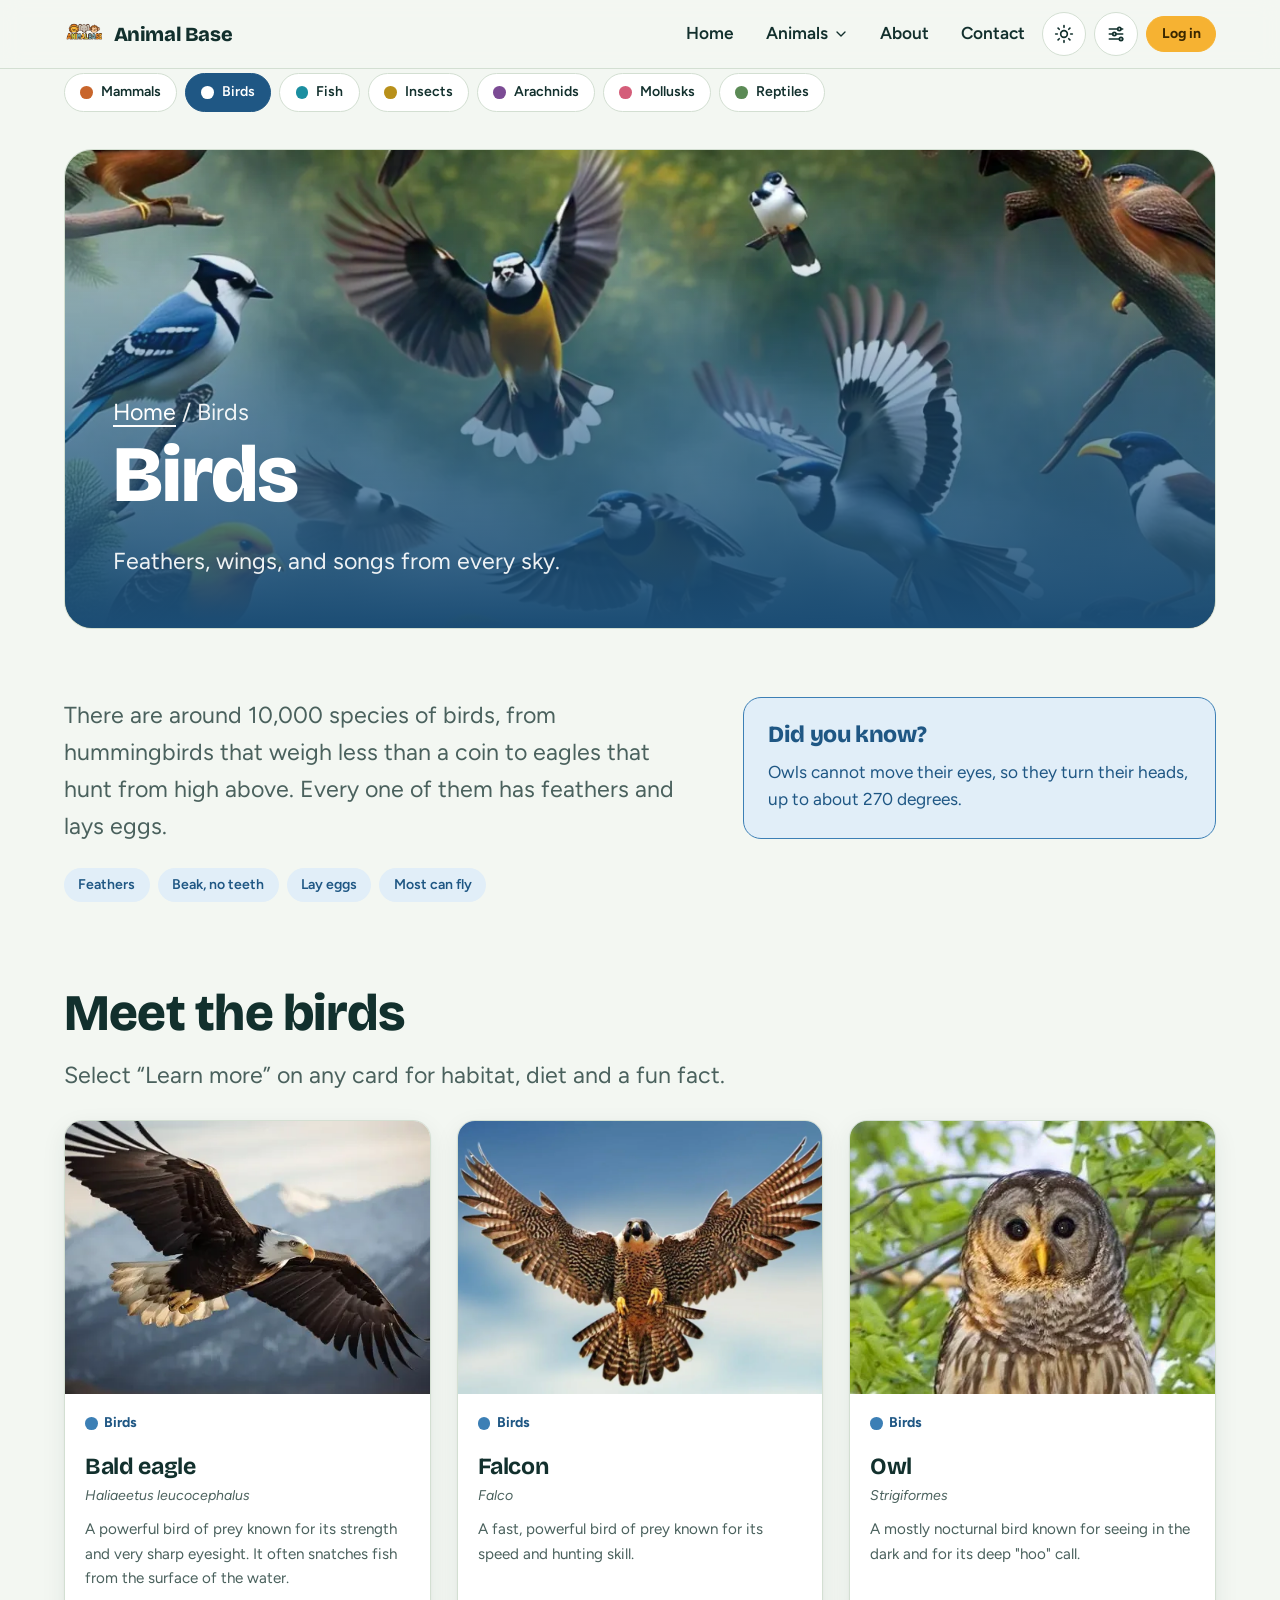
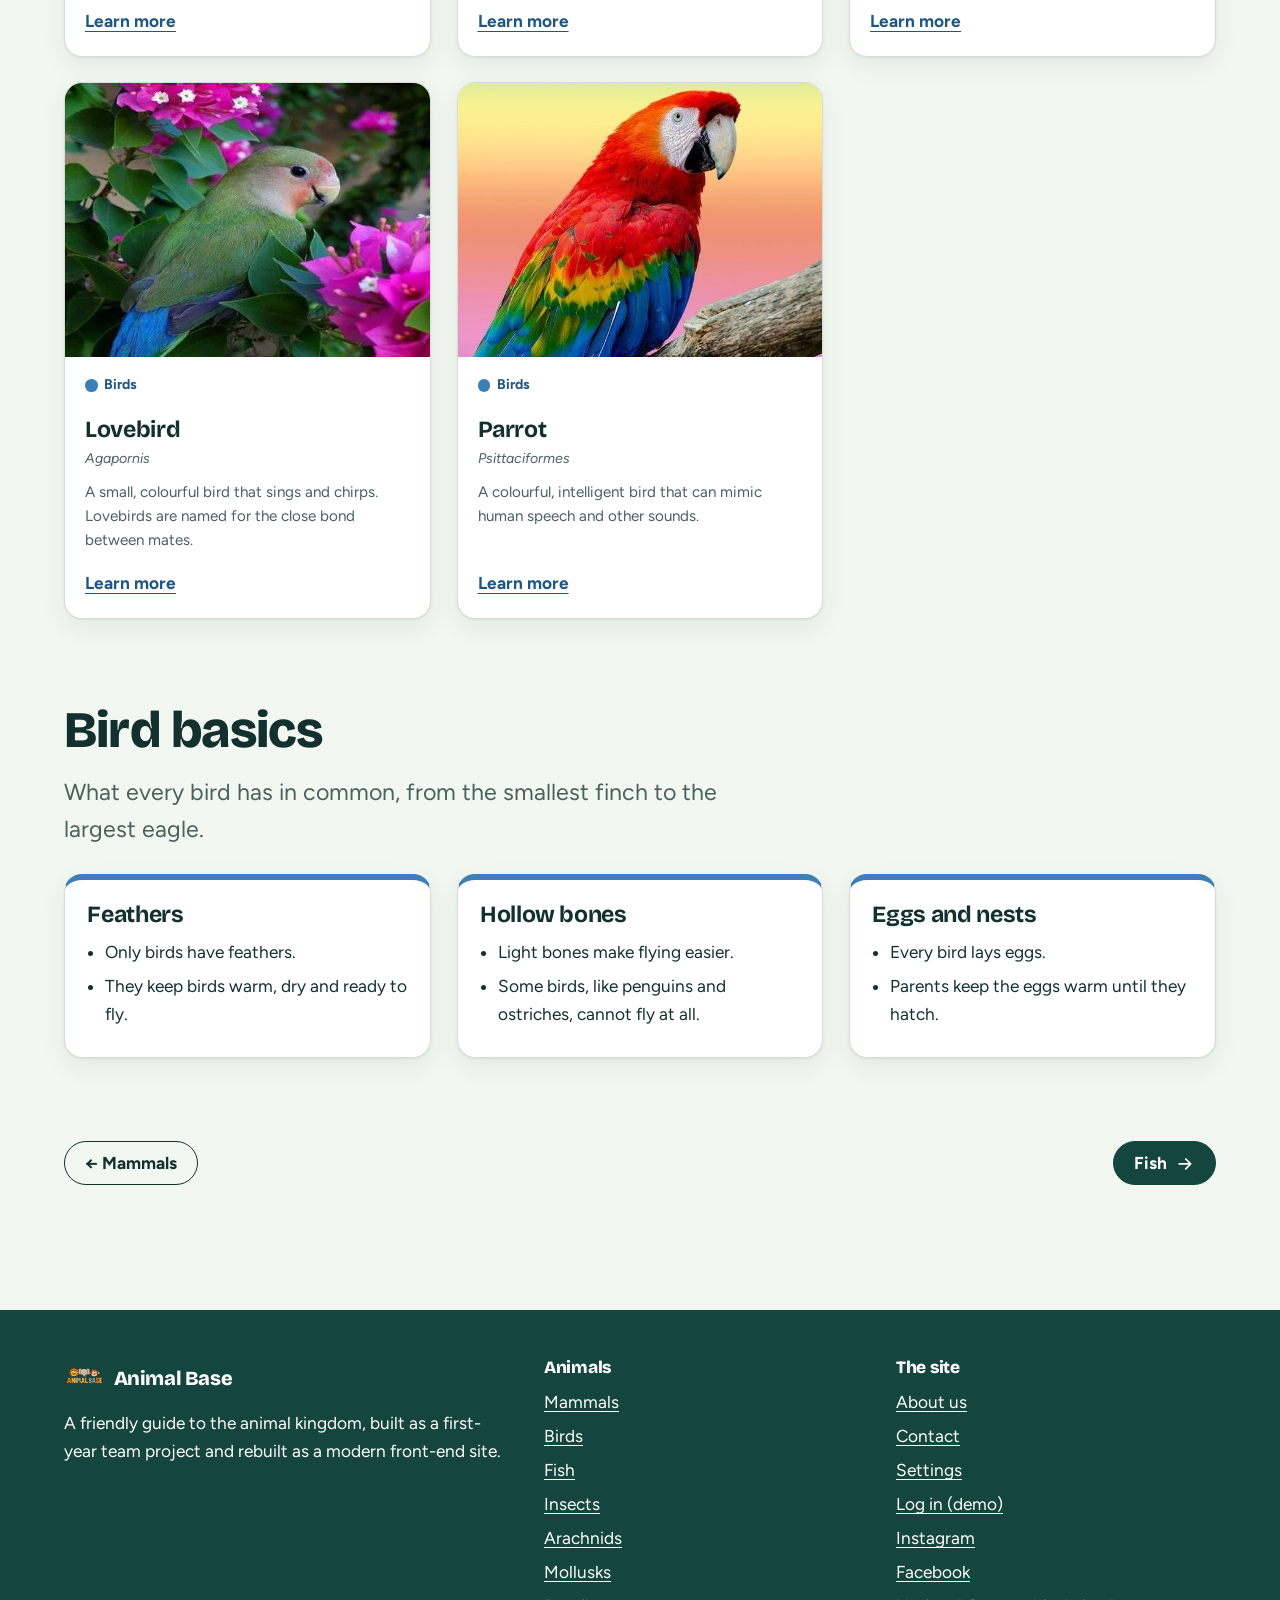
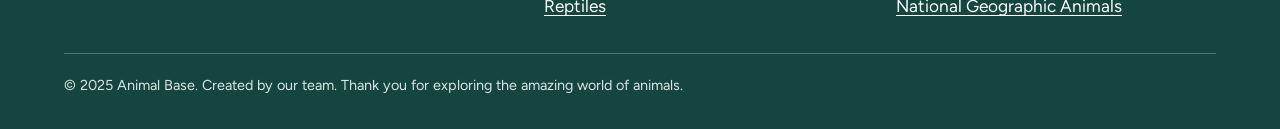
<file: birds.html>
<!DOCTYPE html>
<html lang="en" data-theme="light">
<head>
<meta charset="utf-8">
<meta name="viewport" content="width=device-width, initial-scale=1">
<title>Birds | Animal Base</title>
<meta name="description" content="Explore eagles, falcons, owls, parrots and lovebirds, and learn what makes a bird a bird.">
<meta name="theme-color" content="#14463f">
<link rel="canonical" href="https://shaher06.github.io/Animal-Site/birds.html">
<meta property="og:type" content="website">
<meta property="og:site_name" content="Animal Base">
<meta property="og:title" content="Birds | Animal Base">
<meta property="og:description" content="Explore eagles, falcons, owls, parrots and lovebirds, and learn what makes a bird a bird.">
<meta property="og:image" content="https://shaher06.github.io/Animal-Site/assets/img/hero/birds-flock.webp">
<meta name="twitter:card" content="summary_large_image">
<link rel="icon" type="image/png" sizes="32x32" href="assets/img/brand/favicon-32.png">
<link rel="apple-touch-icon" href="assets/img/brand/apple-touch-icon.png">
<link rel="preconnect" href="https://fonts.googleapis.com">
<link rel="preconnect" href="https://fonts.gstatic.com" crossorigin>
<link rel="stylesheet" href="https://fonts.googleapis.com/css2?family=Bricolage+Grotesque:opsz,wght@12..96,600;700;800&family=Figtree:wght@400;500;600;700&display=swap">
<script src="assets/js/theme-init.js"></script>
<link rel="stylesheet" href="assets/css/base.css">
<link rel="stylesheet" href="assets/css/components.css">
<link rel="stylesheet" href="assets/css/pages.css">
</head>
<body class="" style="--c:#3C7FB5;--c-ink:#1F5784;--c-tint:#E1EEF8">
<svg width="0" height="0" style="position:absolute" aria-hidden="true" focusable="false"><symbol id="i-search" viewBox="0 0 24 24" fill="none" stroke="currentColor" stroke-width="2" stroke-linecap="round" stroke-linejoin="round"><circle cx="11" cy="11" r="7"/><path d="m20 20-3.5-3.5"/></symbol><symbol id="i-menu" viewBox="0 0 24 24" fill="none" stroke="currentColor" stroke-width="2" stroke-linecap="round" stroke-linejoin="round"><path d="M4 7h16M4 12h16M4 17h16"/></symbol><symbol id="i-close" viewBox="0 0 24 24" fill="none" stroke="currentColor" stroke-width="2" stroke-linecap="round" stroke-linejoin="round"><path d="M6 6l12 12M18 6 6 18"/></symbol><symbol id="i-sun" viewBox="0 0 24 24" fill="none" stroke="currentColor" stroke-width="2" stroke-linecap="round" stroke-linejoin="round"><circle cx="12" cy="12" r="4"/><path d="M12 2v2M12 20v2M4.9 4.9l1.4 1.4M17.7 17.7l1.4 1.4M2 12h2M20 12h2M4.9 19.1l1.4-1.4M17.7 6.3l1.4-1.4"/></symbol><symbol id="i-moon" viewBox="0 0 24 24" fill="none" stroke="currentColor" stroke-width="2" stroke-linecap="round" stroke-linejoin="round"><path d="M21 13A9 9 0 1 1 11 3a7 7 0 0 0 10 10z"/></symbol><symbol id="i-chevron" viewBox="0 0 24 24" fill="none" stroke="currentColor" stroke-width="2" stroke-linecap="round" stroke-linejoin="round"><path d="m6 9 6 6 6-6"/></symbol><symbol id="i-arrow" viewBox="0 0 24 24" fill="none" stroke="currentColor" stroke-width="2" stroke-linecap="round" stroke-linejoin="round"><path d="M5 12h14M13 6l6 6-6 6"/></symbol><symbol id="i-info" viewBox="0 0 24 24" fill="none" stroke="currentColor" stroke-width="2" stroke-linecap="round" stroke-linejoin="round"><circle cx="12" cy="12" r="9"/><path d="M12 11v5M12 8h.01"/></symbol><symbol id="i-sliders" viewBox="0 0 24 24" fill="none" stroke="currentColor" stroke-width="2" stroke-linecap="round" stroke-linejoin="round"><path d="M4 6h10M18 6h2M4 12h4M12 12h8M4 18h12M20 18h0"/><circle cx="16" cy="6" r="2"/><circle cx="10" cy="12" r="2"/><circle cx="18" cy="18" r="2"/></symbol></svg>
<a class="skip-link" href="#main">Skip to main content</a>
<header class="site-header">
  <div class="container site-header__inner">
    <a class="brand" href="home.html"><img src="assets/img/brand/logo.webp" alt="" width="40" height="40"><span>Animal Base</span></a>
    <button class="icon-btn nav-toggle" type="button" aria-expanded="false" aria-controls="site-nav" aria-label="Menu"><svg aria-hidden="true" focusable="false"><use href="#i-menu"/></svg></button>
    <nav id="site-nav" class="site-nav" aria-label="Main">
      <ul class="site-nav__list">
        <li><a class="nav-link" href="home.html">Home</a></li>
        <li class="has-menu"><button class="nav-link" type="button" data-menu-button aria-expanded="false" aria-controls="animals-menu" aria-current="true">Animals <svg aria-hidden="true" focusable="false"><use href="#i-chevron"/></svg></button>
          <ul id="animals-menu" class="mega" hidden><li><a href="mammals.html"><span class="dot" style="--dot:#C8652B"></span>Mammals</a></li><li><a href="birds.html" aria-current=page><span class="dot" style="--dot:#3C7FB5"></span>Birds</a></li><li><a href="fish.html"><span class="dot" style="--dot:#1B8EA0"></span>Fish</a></li><li><a href="insects.html"><span class="dot" style="--dot:#B8901A"></span>Insects</a></li><li><a href="arachnids.html"><span class="dot" style="--dot:#7B4B94"></span>Arachnids</a></li><li><a href="mollusks.html"><span class="dot" style="--dot:#D45D79"></span>Mollusks</a></li><li><a href="reptiles.html"><span class="dot" style="--dot:#5B8A55"></span>Reptiles</a></li></ul></li>
        <li><a class="nav-link" href="about.html">About</a></li>
        <li><a class="nav-link" href="contact.html">Contact</a></li>
      </ul>
      <div class="header-actions">
        <button class="icon-btn theme-toggle" type="button" aria-label="Switch between light and dark theme"><svg class="icon-sun" aria-hidden="true" focusable="false"><use href="#i-sun"/></svg><svg class="icon-moon" aria-hidden="true" focusable="false"><use href="#i-moon"/></svg></button>
        <a class="icon-btn" href="settings.html" aria-label="Settings"><svg aria-hidden="true" focusable="false"><use href="#i-sliders"/></svg></a>
        <a class="btn btn--small btn--sun" href="login.html">Log in</a>
      </div>
    </nav>
  </div>
</header>
<main id="main">
<div class="container">
  <nav aria-label="Animal categories"><ul class="cat-nav"><li><a href="mammals.html" style="--dot:#C8652B"><span class="dot"></span>Mammals</a></li><li><a href="birds.html" style="--dot:#3C7FB5" aria-current=page><span class="dot"></span>Birds</a></li><li><a href="fish.html" style="--dot:#1B8EA0"><span class="dot"></span>Fish</a></li><li><a href="insects.html" style="--dot:#B8901A"><span class="dot"></span>Insects</a></li><li><a href="arachnids.html" style="--dot:#7B4B94"><span class="dot"></span>Arachnids</a></li><li><a href="mollusks.html" style="--dot:#D45D79"><span class="dot"></span>Mollusks</a></li><li><a href="reptiles.html" style="--dot:#5B8A55"><span class="dot"></span>Reptiles</a></li></ul></nav>
  <section class="page-hero" style="--focus:50% 40%">
    <img class="page-hero__img" src="assets/img/hero/birds-flock.webp" alt="" width="1280" height="720" fetchpriority="high">
    <div class="page-hero__body">
      <p class="crumbs"><a href="home.html">Home</a> / Birds</p>
      <h1>Birds</h1>
      <p>Feathers, wings, and songs from every sky.</p>
    </div>
  </section>
</div>
<section class="section section--tight"><div class="container intro-grid">
  <div><p class="lead">There are around 10,000 species of birds, from hummingbirds that weigh less than a coin to eagles that hunt from high above. Every one of them has feathers and lays eggs.</p><ul class="traits" aria-label="Key traits"><li>Feathers</li><li>Beak, no teeth</li><li>Lay eggs</li><li>Most can fly</li></ul></div>
  <aside class="callout"><h2>Did you know?</h2><p>Owls cannot move their eyes, so they turn their heads, up to about 270 degrees.</p></aside>
</div></section>
<section class="section section--tight" id="animals"><div class="container">
  <div class="section__head"><h2>Meet the birds</h2><p>Select “Learn more” on any card for habitat, diet and a fun fact.</p></div>
  <ul class="card-grid"><li data-id="bald-eagle" data-cat="birds"><article class="animal-card" style="--c:#3C7FB5;--c-ink:#1F5784;--c-tint:#E1EEF8;--focus:50% 50%">
  <div class="animal-card__media"><img src="assets/img/animals/bald-eagle.webp" alt="A bald eagle soaring in front of mountains" width="640" height="480" loading="lazy" decoding="async"></div>
  <div class="animal-card__body">
    <p class="animal-card__tag"><span class="dot"></span>Birds</p>
    <h3>Bald eagle</h3>
    <p class="sci">Haliaeetus leucocephalus</p>
    <p class="summary">A powerful bird of prey known for its strength and very sharp eyesight. It often snatches fish from the surface of the water.</p>
    <button class="animal-card__more" type="button" data-animal="bald-eagle" aria-label="Learn more about Bald eagle">Learn more</button>
  </div>
</article></li><li data-id="falcon" data-cat="birds"><article class="animal-card" style="--c:#3C7FB5;--c-ink:#1F5784;--c-tint:#E1EEF8;--focus:50% 45%">
  <div class="animal-card__media"><img src="assets/img/animals/falcon.webp" alt="A falcon with wings spread wide" width="640" height="480" loading="lazy" decoding="async"></div>
  <div class="animal-card__body">
    <p class="animal-card__tag"><span class="dot"></span>Birds</p>
    <h3>Falcon</h3>
    <p class="sci">Falco</p>
    <p class="summary">A fast, powerful bird of prey known for its speed and hunting skill.</p>
    <button class="animal-card__more" type="button" data-animal="falcon" aria-label="Learn more about Falcon">Learn more</button>
  </div>
</article></li><li data-id="owl" data-cat="birds"><article class="animal-card" style="--c:#3C7FB5;--c-ink:#1F5784;--c-tint:#E1EEF8;--focus:50% 40%">
  <div class="animal-card__media"><img src="assets/img/animals/owl.webp" alt="A barred owl perched in a leafy tree" width="640" height="480" loading="lazy" decoding="async"></div>
  <div class="animal-card__body">
    <p class="animal-card__tag"><span class="dot"></span>Birds</p>
    <h3>Owl</h3>
    <p class="sci">Strigiformes</p>
    <p class="summary">A mostly nocturnal bird known for seeing in the dark and for its deep &quot;hoo&quot; call.</p>
    <button class="animal-card__more" type="button" data-animal="owl" aria-label="Learn more about Owl">Learn more</button>
  </div>
</article></li><li data-id="lovebird" data-cat="birds"><article class="animal-card" style="--c:#3C7FB5;--c-ink:#1F5784;--c-tint:#E1EEF8;--focus:50% 50%">
  <div class="animal-card__media"><img src="assets/img/animals/lovebird.webp" alt="A green lovebird with a peach face among flowers" width="640" height="480" loading="lazy" decoding="async"></div>
  <div class="animal-card__body">
    <p class="animal-card__tag"><span class="dot"></span>Birds</p>
    <h3>Lovebird</h3>
    <p class="sci">Agapornis</p>
    <p class="summary">A small, colourful bird that sings and chirps. Lovebirds are named for the close bond between mates.</p>
    <button class="animal-card__more" type="button" data-animal="lovebird" aria-label="Learn more about Lovebird">Learn more</button>
  </div>
</article></li><li data-id="parrot" data-cat="birds"><article class="animal-card" style="--c:#3C7FB5;--c-ink:#1F5784;--c-tint:#E1EEF8;--focus:50% 45%">
  <div class="animal-card__media"><img src="assets/img/animals/parrot.webp" alt="A red, yellow and blue macaw perched on a branch" width="640" height="480" loading="lazy" decoding="async"></div>
  <div class="animal-card__body">
    <p class="animal-card__tag"><span class="dot"></span>Birds</p>
    <h3>Parrot</h3>
    <p class="sci">Psittaciformes</p>
    <p class="summary">A colourful, intelligent bird that can mimic human speech and other sounds.</p>
    <button class="animal-card__more" type="button" data-animal="parrot" aria-label="Learn more about Parrot">Learn more</button>
  </div>
</article></li></ul>
</div></section>
<section class="section section--tight"><div class="container">
  <div class="section__head"><h2>Bird basics</h2><p>What every bird has in common, from the smallest finch to the largest eagle.</p></div>
  <div class="info-grid"><div class="info-card"><h3>Feathers</h3><ul><li>Only birds have feathers.</li><li>They keep birds warm, dry and ready to fly.</li></ul></div><div class="info-card"><h3>Hollow bones</h3><ul><li>Light bones make flying easier.</li><li>Some birds, like penguins and ostriches, cannot fly at all.</li></ul></div><div class="info-card"><h3>Eggs and nests</h3><ul><li>Every bird lays eggs.</li><li>Parents keep the eggs warm until they hatch.</li></ul></div></div>
</div></section>
<section class="section section--tight"><div class="container" style="display:flex;justify-content:space-between;gap:1rem;flex-wrap:wrap">
  <a class="btn btn--ghost" href="mammals.html">← Mammals</a>
  <a class="btn" href="fish.html">Fish <svg aria-hidden="true" focusable="false"><use href="#i-arrow"/></svg></a>
</div></section>
</main>
<footer class="site-footer">
  <div class="container">
    <div class="site-footer__grid">
      <div>
        <a class="brand" href="home.html"><img src="assets/img/brand/logo.webp" alt="" width="40" height="40"><span>Animal Base</span></a>
        <p>A friendly guide to the animal kingdom, built as a first-year team project and rebuilt as a modern front-end site.</p>
      </div>
      <div><h2>Animals</h2><ul><li><a href="mammals.html">Mammals</a></li><li><a href="birds.html">Birds</a></li><li><a href="fish.html">Fish</a></li><li><a href="insects.html">Insects</a></li><li><a href="arachnids.html">Arachnids</a></li><li><a href="mollusks.html">Mollusks</a></li><li><a href="reptiles.html">Reptiles</a></li></ul></div>
      <div><h2>The site</h2><ul>
        <li><a href="about.html">About us</a></li><li><a href="contact.html">Contact</a></li>
        <li><a href="settings.html">Settings</a></li><li><a href="login.html">Log in (demo)</a></li>
        <li><a href="https://www.instagram.com/animal.base/?igsh=c2E0MnZxZGQ4dTBm#" target="_blank" rel="noopener">Instagram</a></li>
        <li><a href="https://www.facebook.com/groups/animalsworld.dk/?ref=share&mibextid=NSMWBT" target="_blank" rel="noopener">Facebook</a></li>
        <li><a href="https://www.nationalgeographic.com/animals" target="_blank" rel="noopener">National Geographic Animals</a></li>
      </ul></div>
    </div>
    <small>© 2025 Animal Base. Created by our team. Thank you for exploring the amazing world of animals.</small>
  </div>
</footer>
<dialog id="animal-dialog" class="dialog" aria-labelledby="dialog-title">
  <button class="icon-btn dialog__close" type="button" aria-label="Close details"><svg aria-hidden="true" focusable="false"><use href="#i-close"/></svg></button>
  <div class="dialog__media"></div>
  <div class="dialog__body">
    <p class="animal-card__tag" data-d-cat></p>
    <h2 id="dialog-title"></h2>
    <p class="sci" style="font-style:italic;color:var(--ink-soft)" data-d-sci></p>
    <p data-d-summary></p>
    <dl class="facts">
      <div><dt>Habitat</dt><dd data-d-habitat></dd></div>
      <div><dt>Diet</dt><dd data-d-diet></dd></div>
    </dl>
    <p class="fun-fact"><strong>Fun fact:</strong> <span data-d-fun></span></p>
    <p class="hint" style="font-size:var(--step--1);color:var(--ink-soft)" data-d-credit hidden></p>
    <a class="btn btn--ghost btn--small" data-d-wiki target="_blank" rel="noopener" href="#">Read more on Wikipedia (opens in a new tab)</a>
  </div>
</dialog>

<script src="assets/js/data.js"></script>
<script src="assets/js/site.js" defer></script>
<script src="assets/js/catalog.js" defer></script>
</body>
</html>
</file>
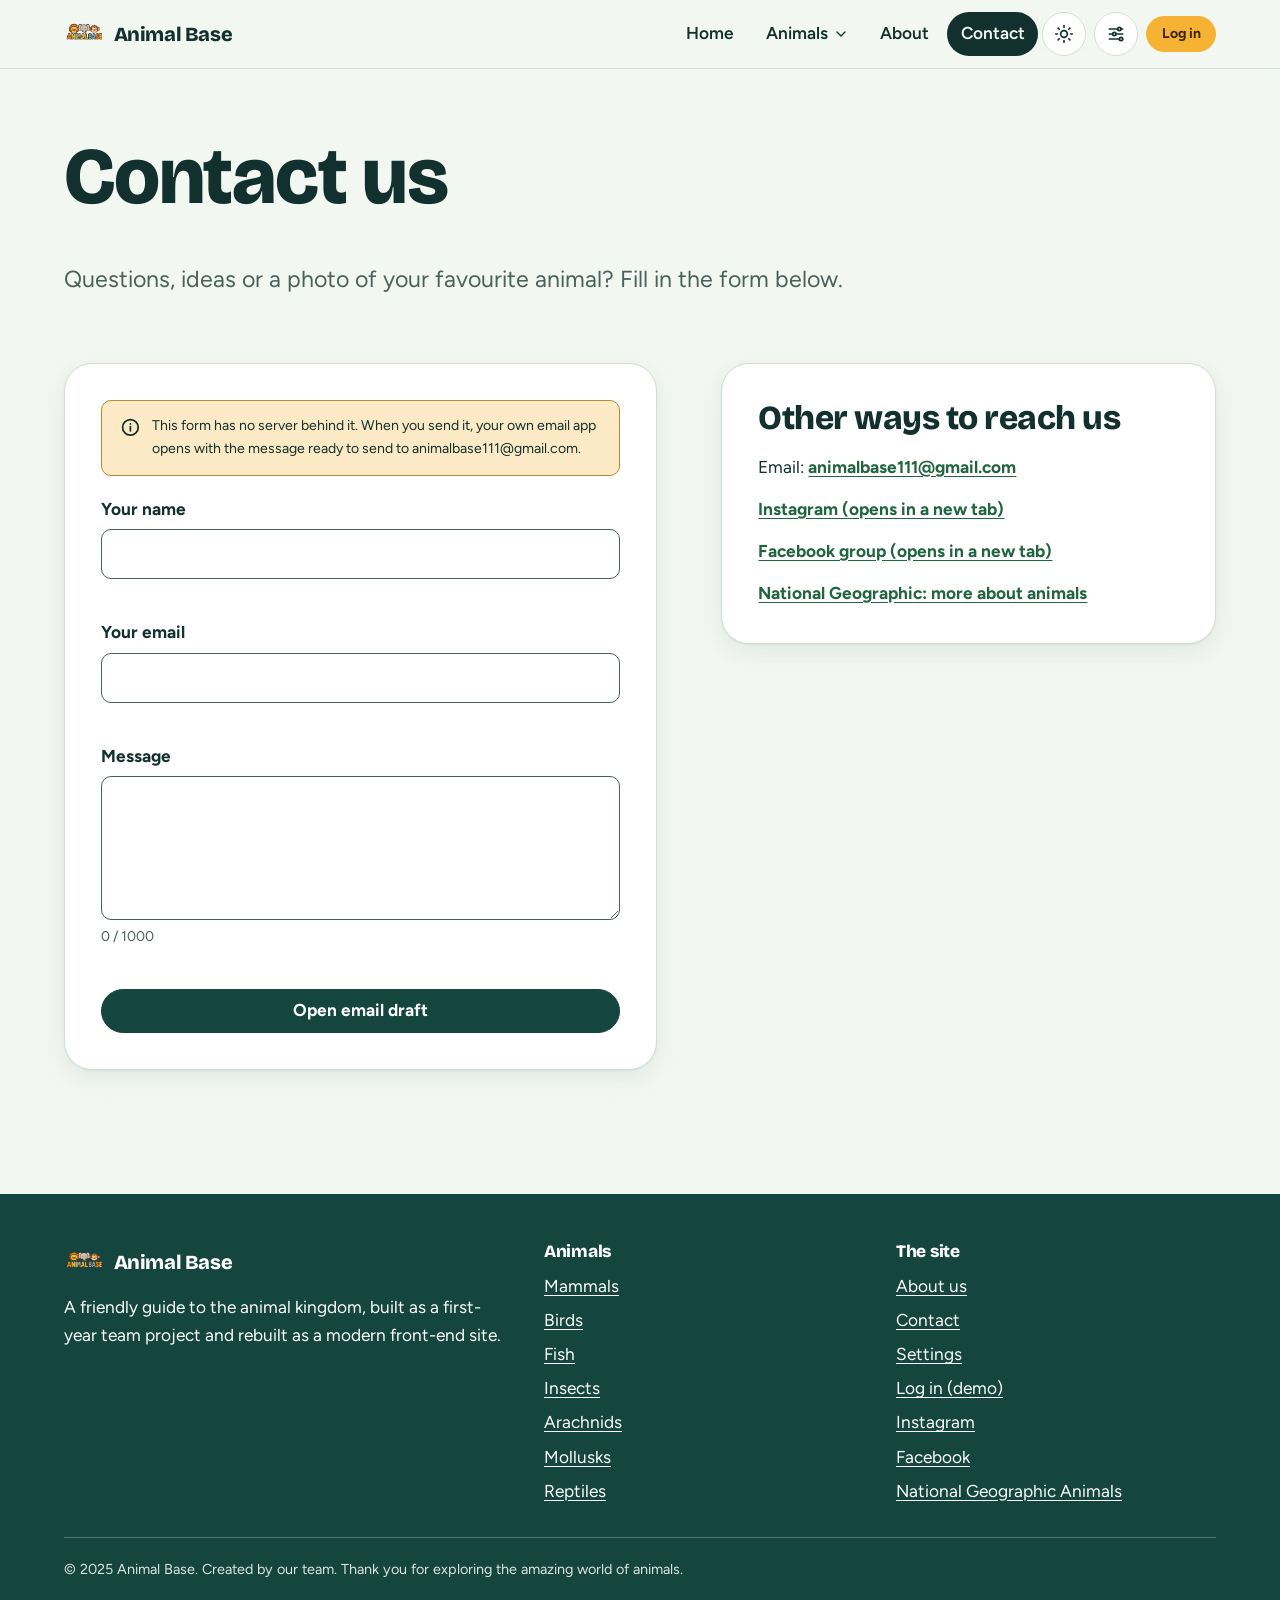
<file: contact.html>
<!DOCTYPE html>
<html lang="en" data-theme="light">
<head>
<meta charset="utf-8">
<meta name="viewport" content="width=device-width, initial-scale=1">
<title>Contact | Animal Base</title>
<meta name="description" content="Contact the Animal Base team by email, Instagram or Facebook.">
<meta name="theme-color" content="#14463f">
<link rel="canonical" href="https://shaher06.github.io/Animal-Site/contact.html">
<meta property="og:type" content="website">
<meta property="og:site_name" content="Animal Base">
<meta property="og:title" content="Contact | Animal Base">
<meta property="og:description" content="Contact the Animal Base team by email, Instagram or Facebook.">
<meta property="og:image" content="https://shaher06.github.io/Animal-Site/assets/img/hero/savanna-herd.webp">
<meta name="twitter:card" content="summary_large_image">
<link rel="icon" type="image/png" sizes="32x32" href="assets/img/brand/favicon-32.png">
<link rel="apple-touch-icon" href="assets/img/brand/apple-touch-icon.png">
<link rel="preconnect" href="https://fonts.googleapis.com">
<link rel="preconnect" href="https://fonts.gstatic.com" crossorigin>
<link rel="stylesheet" href="https://fonts.googleapis.com/css2?family=Bricolage+Grotesque:opsz,wght@12..96,600;700;800&family=Figtree:wght@400;500;600;700&display=swap">
<script src="assets/js/theme-init.js"></script>
<link rel="stylesheet" href="assets/css/base.css">
<link rel="stylesheet" href="assets/css/components.css">
<link rel="stylesheet" href="assets/css/pages.css">
</head>
<body class="">
<svg width="0" height="0" style="position:absolute" aria-hidden="true" focusable="false"><symbol id="i-search" viewBox="0 0 24 24" fill="none" stroke="currentColor" stroke-width="2" stroke-linecap="round" stroke-linejoin="round"><circle cx="11" cy="11" r="7"/><path d="m20 20-3.5-3.5"/></symbol><symbol id="i-menu" viewBox="0 0 24 24" fill="none" stroke="currentColor" stroke-width="2" stroke-linecap="round" stroke-linejoin="round"><path d="M4 7h16M4 12h16M4 17h16"/></symbol><symbol id="i-close" viewBox="0 0 24 24" fill="none" stroke="currentColor" stroke-width="2" stroke-linecap="round" stroke-linejoin="round"><path d="M6 6l12 12M18 6 6 18"/></symbol><symbol id="i-sun" viewBox="0 0 24 24" fill="none" stroke="currentColor" stroke-width="2" stroke-linecap="round" stroke-linejoin="round"><circle cx="12" cy="12" r="4"/><path d="M12 2v2M12 20v2M4.9 4.9l1.4 1.4M17.7 17.7l1.4 1.4M2 12h2M20 12h2M4.9 19.1l1.4-1.4M17.7 6.3l1.4-1.4"/></symbol><symbol id="i-moon" viewBox="0 0 24 24" fill="none" stroke="currentColor" stroke-width="2" stroke-linecap="round" stroke-linejoin="round"><path d="M21 13A9 9 0 1 1 11 3a7 7 0 0 0 10 10z"/></symbol><symbol id="i-chevron" viewBox="0 0 24 24" fill="none" stroke="currentColor" stroke-width="2" stroke-linecap="round" stroke-linejoin="round"><path d="m6 9 6 6 6-6"/></symbol><symbol id="i-arrow" viewBox="0 0 24 24" fill="none" stroke="currentColor" stroke-width="2" stroke-linecap="round" stroke-linejoin="round"><path d="M5 12h14M13 6l6 6-6 6"/></symbol><symbol id="i-info" viewBox="0 0 24 24" fill="none" stroke="currentColor" stroke-width="2" stroke-linecap="round" stroke-linejoin="round"><circle cx="12" cy="12" r="9"/><path d="M12 11v5M12 8h.01"/></symbol><symbol id="i-sliders" viewBox="0 0 24 24" fill="none" stroke="currentColor" stroke-width="2" stroke-linecap="round" stroke-linejoin="round"><path d="M4 6h10M18 6h2M4 12h4M12 12h8M4 18h12M20 18h0"/><circle cx="16" cy="6" r="2"/><circle cx="10" cy="12" r="2"/><circle cx="18" cy="18" r="2"/></symbol></svg>
<a class="skip-link" href="#main">Skip to main content</a>
<header class="site-header">
  <div class="container site-header__inner">
    <a class="brand" href="home.html"><img src="assets/img/brand/logo.webp" alt="" width="40" height="40"><span>Animal Base</span></a>
    <button class="icon-btn nav-toggle" type="button" aria-expanded="false" aria-controls="site-nav" aria-label="Menu"><svg aria-hidden="true" focusable="false"><use href="#i-menu"/></svg></button>
    <nav id="site-nav" class="site-nav" aria-label="Main">
      <ul class="site-nav__list">
        <li><a class="nav-link" href="home.html">Home</a></li>
        <li class="has-menu"><button class="nav-link" type="button" data-menu-button aria-expanded="false" aria-controls="animals-menu">Animals <svg aria-hidden="true" focusable="false"><use href="#i-chevron"/></svg></button>
          <ul id="animals-menu" class="mega" hidden><li><a href="mammals.html"><span class="dot" style="--dot:#C8652B"></span>Mammals</a></li><li><a href="birds.html"><span class="dot" style="--dot:#3C7FB5"></span>Birds</a></li><li><a href="fish.html"><span class="dot" style="--dot:#1B8EA0"></span>Fish</a></li><li><a href="insects.html"><span class="dot" style="--dot:#B8901A"></span>Insects</a></li><li><a href="arachnids.html"><span class="dot" style="--dot:#7B4B94"></span>Arachnids</a></li><li><a href="mollusks.html"><span class="dot" style="--dot:#D45D79"></span>Mollusks</a></li><li><a href="reptiles.html"><span class="dot" style="--dot:#5B8A55"></span>Reptiles</a></li></ul></li>
        <li><a class="nav-link" href="about.html">About</a></li>
        <li><a class="nav-link" href="contact.html" aria-current="page">Contact</a></li>
      </ul>
      <div class="header-actions">
        <button class="icon-btn theme-toggle" type="button" aria-label="Switch between light and dark theme"><svg class="icon-sun" aria-hidden="true" focusable="false"><use href="#i-sun"/></svg><svg class="icon-moon" aria-hidden="true" focusable="false"><use href="#i-moon"/></svg></button>
        <a class="icon-btn" href="settings.html" aria-label="Settings"><svg aria-hidden="true" focusable="false"><use href="#i-sliders"/></svg></a>
        <a class="btn btn--small btn--sun" href="login.html">Log in</a>
      </div>
    </nav>
  </div>
</header>
<main id="main">
<section class="home-hero"><div class="container"><h1>Contact us</h1>
  <p class="lead">Questions, ideas or a photo of your favourite animal? Fill in the form below.</p></div></section>
<section class="section section--tight"><div class="container two-col">
  <div class="panel"><div class="notice" style="margin-bottom:1.25rem"><svg aria-hidden="true" focusable="false"><use href="#i-info"/></svg><p>This form has no server behind it. When you send it, your own email app opens with the message ready to send to animalbase111@gmail.com.</p></div>
    <form class="form" id="contact-form" novalidate>
      <div class="field"><label for="c-name">Your name</label><input id="c-name" name="name" type="text" aria-describedby="c-name-error" autocomplete="name"><p class="field__error" id="c-name-error" aria-live="polite"></p></div>
      <div class="field"><label for="c-email">Your email</label><input id="c-email" name="email" type="email" aria-describedby="c-email-error" autocomplete="email"><p class="field__error" id="c-email-error" aria-live="polite"></p></div>
      <div class="field"><label for="c-message">Message</label>
        <textarea id="c-message" name="message" maxlength="1000" aria-describedby="c-message-error message-count"></textarea>
        <p class="hint" id="message-count">0 / 1000</p><p class="field__error" id="c-message-error" aria-live="polite"></p></div>
      <button class="btn" type="submit">Open email draft</button>
      <p class="form-status" id="contact-status" role="status" hidden></p>
    </form></div>
  <aside class="panel"><h2 style="font-size:var(--step-2)">Other ways to reach us</h2>
    <ul class="contact-list">
      <li>Email: <a href="mailto:animalbase111@gmail.com">animalbase111@gmail.com</a></li>
      <li><a href="https://www.instagram.com/animal.base/?igsh=c2E0MnZxZGQ4dTBm#" target="_blank" rel="noopener">Instagram (opens in a new tab)</a></li>
      <li><a href="https://www.facebook.com/groups/animalsworld.dk/?ref=share&mibextid=NSMWBT" target="_blank" rel="noopener">Facebook group (opens in a new tab)</a></li>
      <li><a href="https://www.nationalgeographic.com/animals" target="_blank" rel="noopener">National Geographic: more about animals</a></li>
    </ul></aside>
</div></section>
</main>
<footer class="site-footer">
  <div class="container">
    <div class="site-footer__grid">
      <div>
        <a class="brand" href="home.html"><img src="assets/img/brand/logo.webp" alt="" width="40" height="40"><span>Animal Base</span></a>
        <p>A friendly guide to the animal kingdom, built as a first-year team project and rebuilt as a modern front-end site.</p>
      </div>
      <div><h2>Animals</h2><ul><li><a href="mammals.html">Mammals</a></li><li><a href="birds.html">Birds</a></li><li><a href="fish.html">Fish</a></li><li><a href="insects.html">Insects</a></li><li><a href="arachnids.html">Arachnids</a></li><li><a href="mollusks.html">Mollusks</a></li><li><a href="reptiles.html">Reptiles</a></li></ul></div>
      <div><h2>The site</h2><ul>
        <li><a href="about.html">About us</a></li><li><a href="contact.html">Contact</a></li>
        <li><a href="settings.html">Settings</a></li><li><a href="login.html">Log in (demo)</a></li>
        <li><a href="https://www.instagram.com/animal.base/?igsh=c2E0MnZxZGQ4dTBm#" target="_blank" rel="noopener">Instagram</a></li>
        <li><a href="https://www.facebook.com/groups/animalsworld.dk/?ref=share&mibextid=NSMWBT" target="_blank" rel="noopener">Facebook</a></li>
        <li><a href="https://www.nationalgeographic.com/animals" target="_blank" rel="noopener">National Geographic Animals</a></li>
      </ul></div>
    </div>
    <small>© 2025 Animal Base. Created by our team. Thank you for exploring the amazing world of animals.</small>
  </div>
</footer>


<script src="assets/js/site.js" defer></script>
<script src="assets/js/forms.js" defer></script>
</body>
</html>
</file>
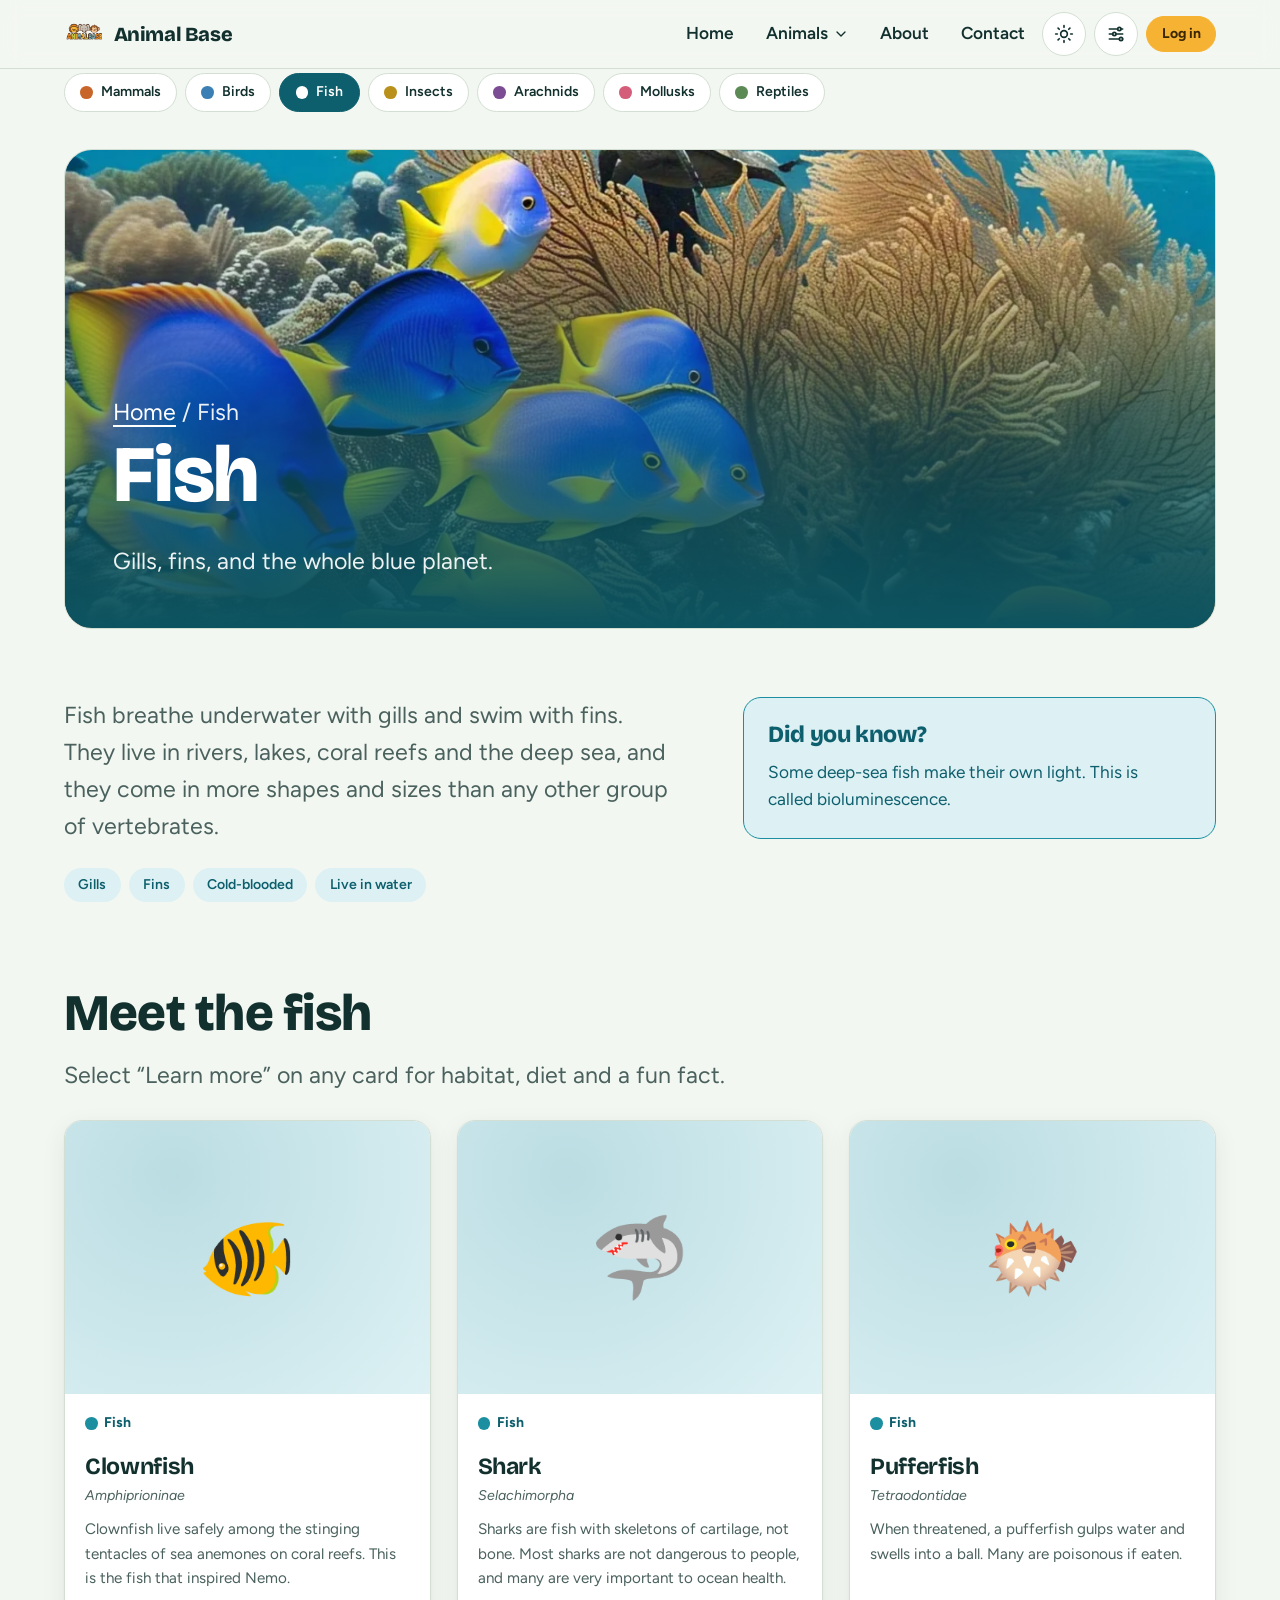
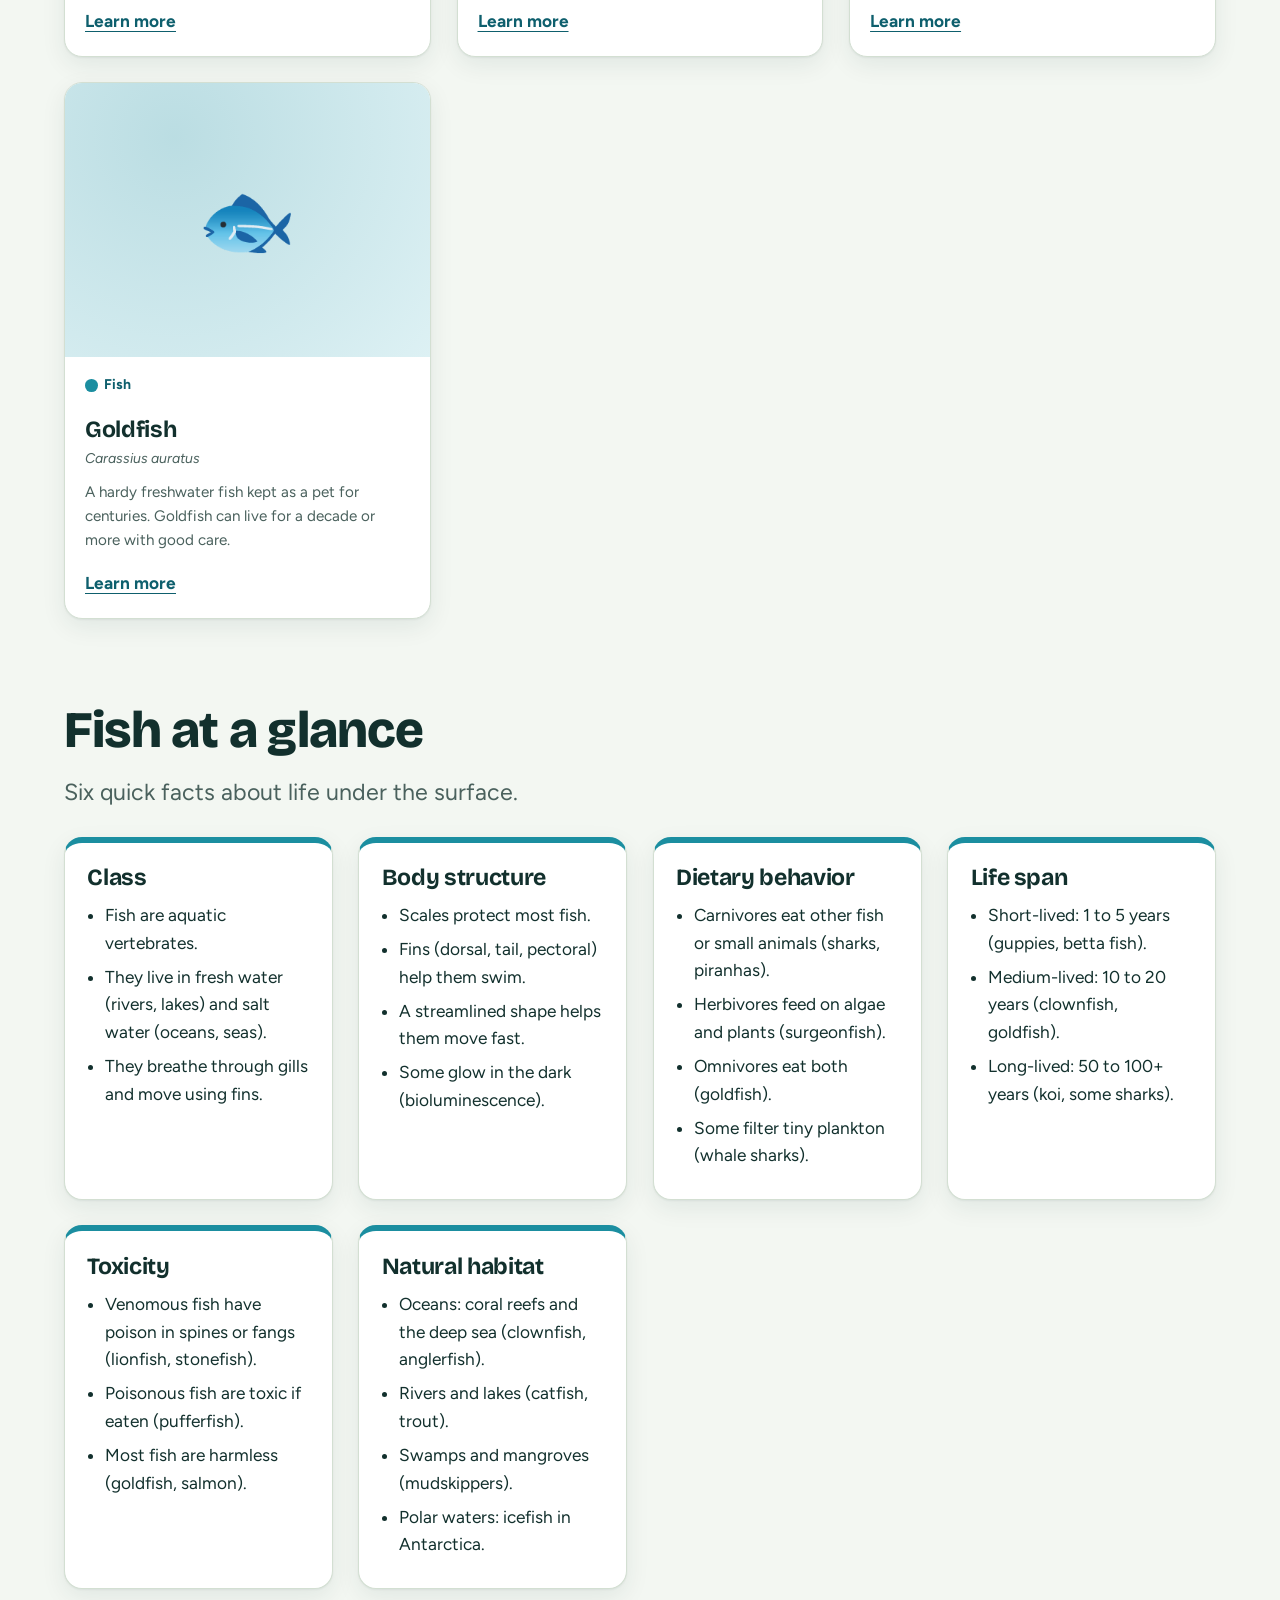
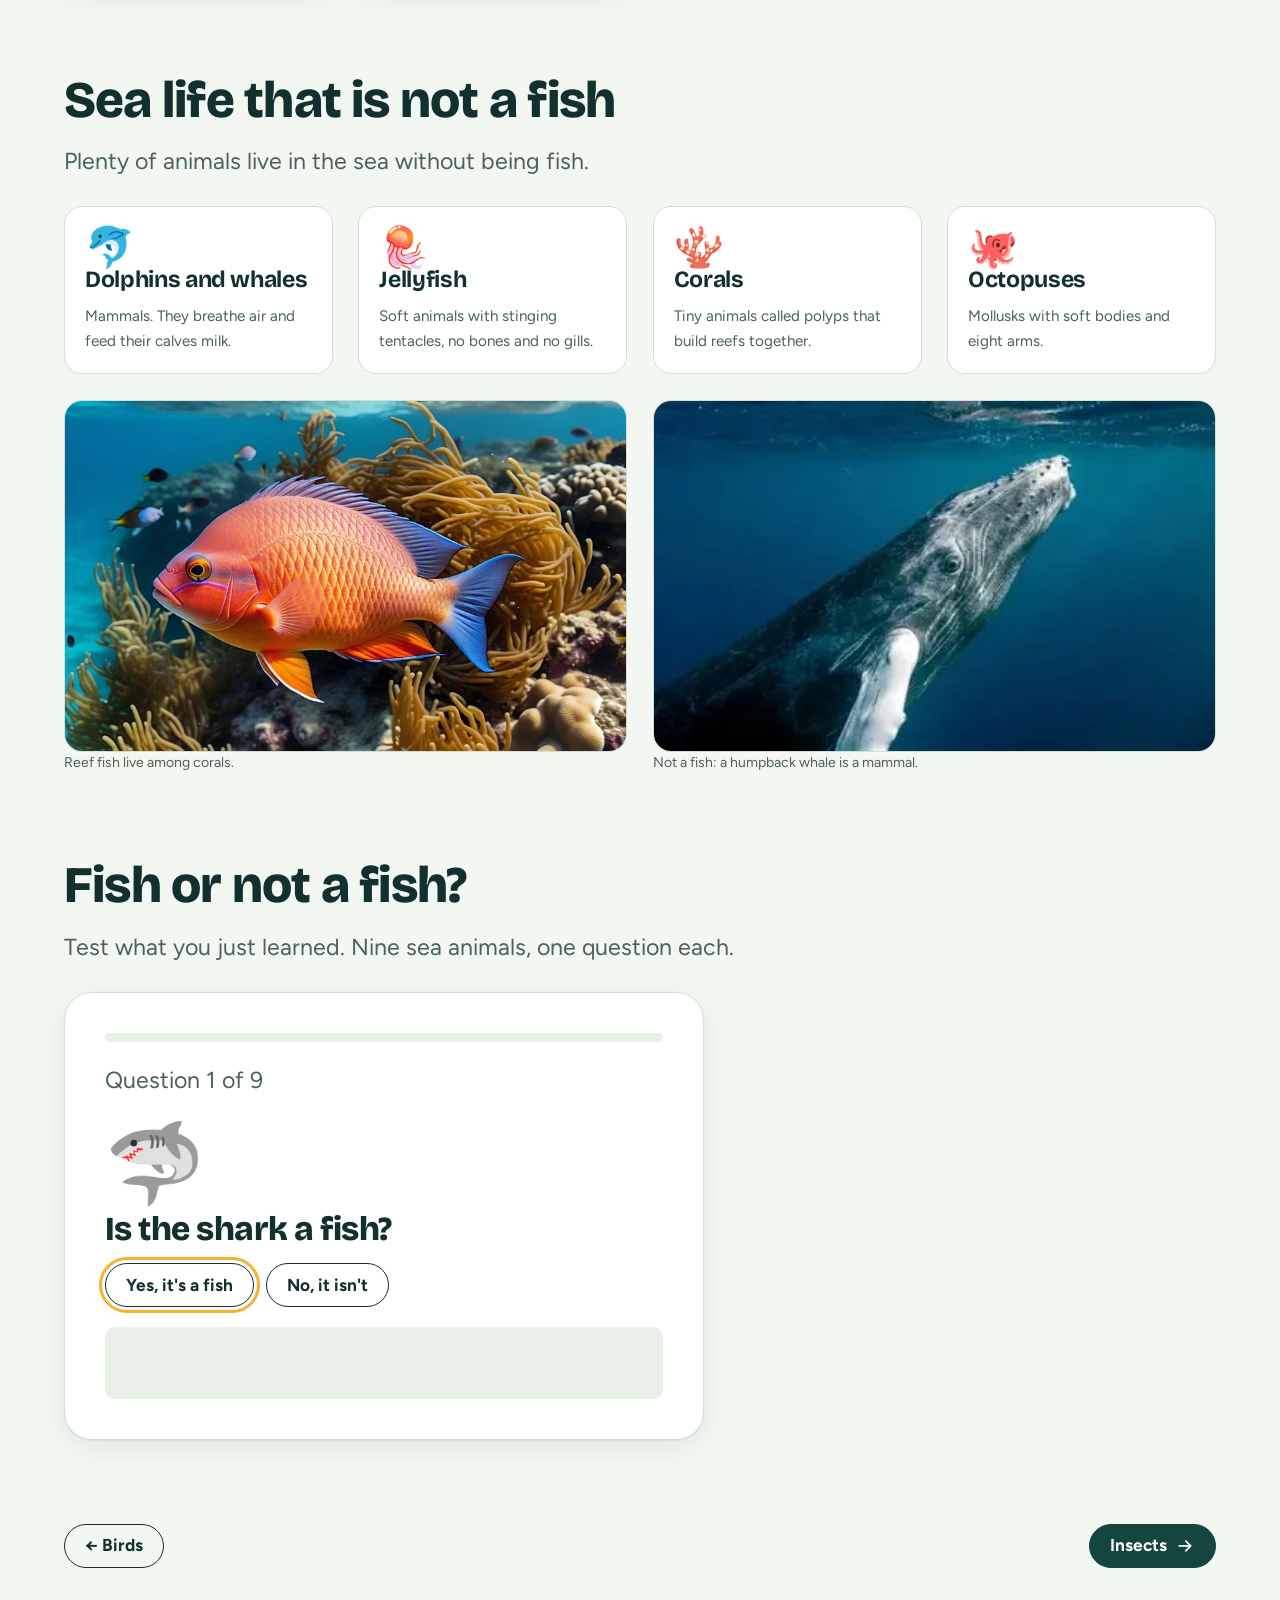
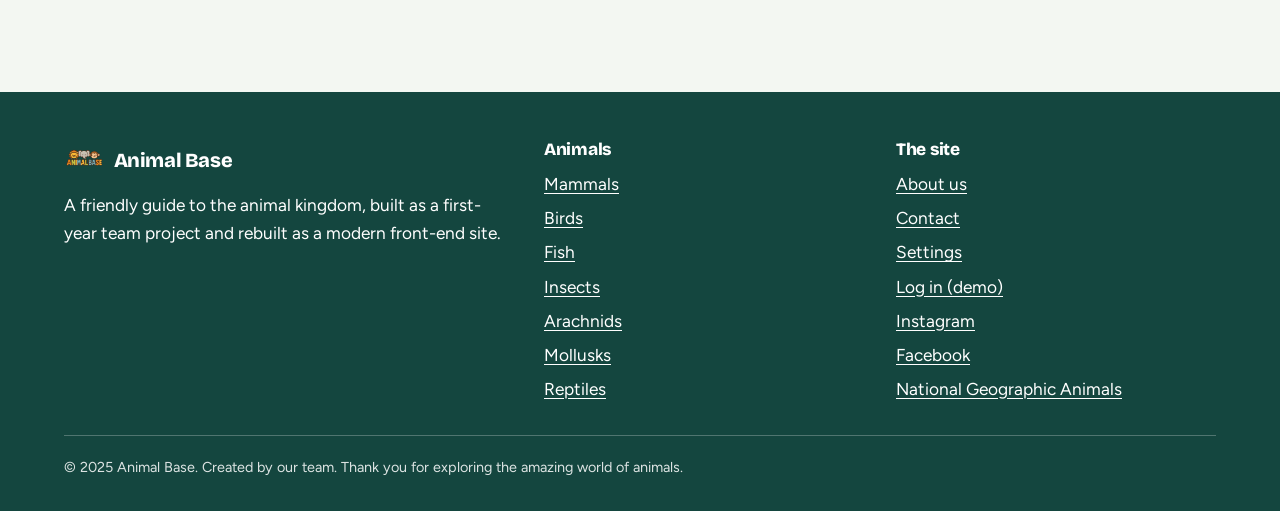
<file: fish.html>
<!DOCTYPE html>
<html lang="en" data-theme="light">
<head>
<meta charset="utf-8">
<meta name="viewport" content="width=device-width, initial-scale=1">
<title>Fish | Animal Base</title>
<meta name="description" content="Learn how fish breathe, swim and live, discover sea animals that are not fish, and take the fish quiz.">
<meta name="theme-color" content="#14463f">
<link rel="canonical" href="https://shaher06.github.io/Animal-Site/fish.html">
<meta property="og:type" content="website">
<meta property="og:site_name" content="Animal Base">
<meta property="og:title" content="Fish | Animal Base">
<meta property="og:description" content="Learn how fish breathe, swim and live, discover sea animals that are not fish, and take the fish quiz.">
<meta property="og:image" content="https://shaher06.github.io/Animal-Site/assets/img/hero/fish-reef.webp">
<meta name="twitter:card" content="summary_large_image">
<link rel="icon" type="image/png" sizes="32x32" href="assets/img/brand/favicon-32.png">
<link rel="apple-touch-icon" href="assets/img/brand/apple-touch-icon.png">
<link rel="preconnect" href="https://fonts.googleapis.com">
<link rel="preconnect" href="https://fonts.gstatic.com" crossorigin>
<link rel="stylesheet" href="https://fonts.googleapis.com/css2?family=Bricolage+Grotesque:opsz,wght@12..96,600;700;800&family=Figtree:wght@400;500;600;700&display=swap">
<script src="assets/js/theme-init.js"></script>
<link rel="stylesheet" href="assets/css/base.css">
<link rel="stylesheet" href="assets/css/components.css">
<link rel="stylesheet" href="assets/css/pages.css">
</head>
<body class="" style="--c:#1B8EA0;--c-ink:#0E5F6D;--c-tint:#DDF1F4">
<svg width="0" height="0" style="position:absolute" aria-hidden="true" focusable="false"><symbol id="i-search" viewBox="0 0 24 24" fill="none" stroke="currentColor" stroke-width="2" stroke-linecap="round" stroke-linejoin="round"><circle cx="11" cy="11" r="7"/><path d="m20 20-3.5-3.5"/></symbol><symbol id="i-menu" viewBox="0 0 24 24" fill="none" stroke="currentColor" stroke-width="2" stroke-linecap="round" stroke-linejoin="round"><path d="M4 7h16M4 12h16M4 17h16"/></symbol><symbol id="i-close" viewBox="0 0 24 24" fill="none" stroke="currentColor" stroke-width="2" stroke-linecap="round" stroke-linejoin="round"><path d="M6 6l12 12M18 6 6 18"/></symbol><symbol id="i-sun" viewBox="0 0 24 24" fill="none" stroke="currentColor" stroke-width="2" stroke-linecap="round" stroke-linejoin="round"><circle cx="12" cy="12" r="4"/><path d="M12 2v2M12 20v2M4.9 4.9l1.4 1.4M17.7 17.7l1.4 1.4M2 12h2M20 12h2M4.9 19.1l1.4-1.4M17.7 6.3l1.4-1.4"/></symbol><symbol id="i-moon" viewBox="0 0 24 24" fill="none" stroke="currentColor" stroke-width="2" stroke-linecap="round" stroke-linejoin="round"><path d="M21 13A9 9 0 1 1 11 3a7 7 0 0 0 10 10z"/></symbol><symbol id="i-chevron" viewBox="0 0 24 24" fill="none" stroke="currentColor" stroke-width="2" stroke-linecap="round" stroke-linejoin="round"><path d="m6 9 6 6 6-6"/></symbol><symbol id="i-arrow" viewBox="0 0 24 24" fill="none" stroke="currentColor" stroke-width="2" stroke-linecap="round" stroke-linejoin="round"><path d="M5 12h14M13 6l6 6-6 6"/></symbol><symbol id="i-info" viewBox="0 0 24 24" fill="none" stroke="currentColor" stroke-width="2" stroke-linecap="round" stroke-linejoin="round"><circle cx="12" cy="12" r="9"/><path d="M12 11v5M12 8h.01"/></symbol><symbol id="i-sliders" viewBox="0 0 24 24" fill="none" stroke="currentColor" stroke-width="2" stroke-linecap="round" stroke-linejoin="round"><path d="M4 6h10M18 6h2M4 12h4M12 12h8M4 18h12M20 18h0"/><circle cx="16" cy="6" r="2"/><circle cx="10" cy="12" r="2"/><circle cx="18" cy="18" r="2"/></symbol></svg>
<a class="skip-link" href="#main">Skip to main content</a>
<header class="site-header">
  <div class="container site-header__inner">
    <a class="brand" href="home.html"><img src="assets/img/brand/logo.webp" alt="" width="40" height="40"><span>Animal Base</span></a>
    <button class="icon-btn nav-toggle" type="button" aria-expanded="false" aria-controls="site-nav" aria-label="Menu"><svg aria-hidden="true" focusable="false"><use href="#i-menu"/></svg></button>
    <nav id="site-nav" class="site-nav" aria-label="Main">
      <ul class="site-nav__list">
        <li><a class="nav-link" href="home.html">Home</a></li>
        <li class="has-menu"><button class="nav-link" type="button" data-menu-button aria-expanded="false" aria-controls="animals-menu" aria-current="true">Animals <svg aria-hidden="true" focusable="false"><use href="#i-chevron"/></svg></button>
          <ul id="animals-menu" class="mega" hidden><li><a href="mammals.html"><span class="dot" style="--dot:#C8652B"></span>Mammals</a></li><li><a href="birds.html"><span class="dot" style="--dot:#3C7FB5"></span>Birds</a></li><li><a href="fish.html" aria-current=page><span class="dot" style="--dot:#1B8EA0"></span>Fish</a></li><li><a href="insects.html"><span class="dot" style="--dot:#B8901A"></span>Insects</a></li><li><a href="arachnids.html"><span class="dot" style="--dot:#7B4B94"></span>Arachnids</a></li><li><a href="mollusks.html"><span class="dot" style="--dot:#D45D79"></span>Mollusks</a></li><li><a href="reptiles.html"><span class="dot" style="--dot:#5B8A55"></span>Reptiles</a></li></ul></li>
        <li><a class="nav-link" href="about.html">About</a></li>
        <li><a class="nav-link" href="contact.html">Contact</a></li>
      </ul>
      <div class="header-actions">
        <button class="icon-btn theme-toggle" type="button" aria-label="Switch between light and dark theme"><svg class="icon-sun" aria-hidden="true" focusable="false"><use href="#i-sun"/></svg><svg class="icon-moon" aria-hidden="true" focusable="false"><use href="#i-moon"/></svg></button>
        <a class="icon-btn" href="settings.html" aria-label="Settings"><svg aria-hidden="true" focusable="false"><use href="#i-sliders"/></svg></a>
        <a class="btn btn--small btn--sun" href="login.html">Log in</a>
      </div>
    </nav>
  </div>
</header>
<main id="main">
<div class="container">
  <nav aria-label="Animal categories"><ul class="cat-nav"><li><a href="mammals.html" style="--dot:#C8652B"><span class="dot"></span>Mammals</a></li><li><a href="birds.html" style="--dot:#3C7FB5"><span class="dot"></span>Birds</a></li><li><a href="fish.html" style="--dot:#1B8EA0" aria-current=page><span class="dot"></span>Fish</a></li><li><a href="insects.html" style="--dot:#B8901A"><span class="dot"></span>Insects</a></li><li><a href="arachnids.html" style="--dot:#7B4B94"><span class="dot"></span>Arachnids</a></li><li><a href="mollusks.html" style="--dot:#D45D79"><span class="dot"></span>Mollusks</a></li><li><a href="reptiles.html" style="--dot:#5B8A55"><span class="dot"></span>Reptiles</a></li></ul></nav>
  <section class="page-hero" style="--focus:50% 50%">
    <img class="page-hero__img" src="assets/img/hero/fish-reef.webp" alt="" width="1280" height="720" fetchpriority="high">
    <div class="page-hero__body">
      <p class="crumbs"><a href="home.html">Home</a> / Fish</p>
      <h1>Fish</h1>
      <p>Gills, fins, and the whole blue planet.</p>
    </div>
  </section>
</div>
<section class="section section--tight"><div class="container intro-grid">
  <div><p class="lead">Fish breathe underwater with gills and swim with fins. They live in rivers, lakes, coral reefs and the deep sea, and they come in more shapes and sizes than any other group of vertebrates.</p><ul class="traits" aria-label="Key traits"><li>Gills</li><li>Fins</li><li>Cold-blooded</li><li>Live in water</li></ul></div>
  <aside class="callout"><h2>Did you know?</h2><p>Some deep-sea fish make their own light. This is called bioluminescence.</p></aside>
</div></section>
<section class="section section--tight" id="animals"><div class="container">
  <div class="section__head"><h2>Meet the fish</h2><p>Select “Learn more” on any card for habitat, diet and a fun fact.</p></div>
  <ul class="card-grid"><li data-id="clownfish" data-cat="fish"><article class="animal-card" style="--c:#1B8EA0;--c-ink:#0E5F6D;--c-tint:#DDF1F4;--focus:50% 50%">
  <div class="animal-card__media"><div class="animal-card__emoji" aria-hidden="true">🐠</div></div>
  <div class="animal-card__body">
    <p class="animal-card__tag"><span class="dot"></span>Fish</p>
    <h3>Clownfish</h3>
    <p class="sci">Amphiprioninae</p>
    <p class="summary">Clownfish live safely among the stinging tentacles of sea anemones on coral reefs. This is the fish that inspired Nemo.</p>
    <button class="animal-card__more" type="button" data-animal="clownfish" aria-label="Learn more about Clownfish">Learn more</button>
  </div>
</article></li><li data-id="shark" data-cat="fish"><article class="animal-card" style="--c:#1B8EA0;--c-ink:#0E5F6D;--c-tint:#DDF1F4;--focus:50% 50%">
  <div class="animal-card__media"><div class="animal-card__emoji" aria-hidden="true">🦈</div></div>
  <div class="animal-card__body">
    <p class="animal-card__tag"><span class="dot"></span>Fish</p>
    <h3>Shark</h3>
    <p class="sci">Selachimorpha</p>
    <p class="summary">Sharks are fish with skeletons of cartilage, not bone. Most sharks are not dangerous to people, and many are very important to ocean health.</p>
    <button class="animal-card__more" type="button" data-animal="shark" aria-label="Learn more about Shark">Learn more</button>
  </div>
</article></li><li data-id="pufferfish" data-cat="fish"><article class="animal-card" style="--c:#1B8EA0;--c-ink:#0E5F6D;--c-tint:#DDF1F4;--focus:50% 50%">
  <div class="animal-card__media"><div class="animal-card__emoji" aria-hidden="true">🐡</div></div>
  <div class="animal-card__body">
    <p class="animal-card__tag"><span class="dot"></span>Fish</p>
    <h3>Pufferfish</h3>
    <p class="sci">Tetraodontidae</p>
    <p class="summary">When threatened, a pufferfish gulps water and swells into a ball. Many are poisonous if eaten.</p>
    <button class="animal-card__more" type="button" data-animal="pufferfish" aria-label="Learn more about Pufferfish">Learn more</button>
  </div>
</article></li><li data-id="goldfish" data-cat="fish"><article class="animal-card" style="--c:#1B8EA0;--c-ink:#0E5F6D;--c-tint:#DDF1F4;--focus:50% 50%">
  <div class="animal-card__media"><div class="animal-card__emoji" aria-hidden="true">🐟</div></div>
  <div class="animal-card__body">
    <p class="animal-card__tag"><span class="dot"></span>Fish</p>
    <h3>Goldfish</h3>
    <p class="sci">Carassius auratus</p>
    <p class="summary">A hardy freshwater fish kept as a pet for centuries. Goldfish can live for a decade or more with good care.</p>
    <button class="animal-card__more" type="button" data-animal="goldfish" aria-label="Learn more about Goldfish">Learn more</button>
  </div>
</article></li></ul>
</div></section>
<section class="section section--tight"><div class="container">
  <div class="section__head"><h2>Fish at a glance</h2><p>Six quick facts about life under the surface.</p></div>
  <div class="info-grid"><div class="info-card"><h3>Class</h3><ul><li>Fish are aquatic vertebrates.</li><li>They live in fresh water (rivers, lakes) and salt water (oceans, seas).</li><li>They breathe through gills and move using fins.</li></ul></div><div class="info-card"><h3>Body structure</h3><ul><li>Scales protect most fish.</li><li>Fins (dorsal, tail, pectoral) help them swim.</li><li>A streamlined shape helps them move fast.</li><li>Some glow in the dark (bioluminescence).</li></ul></div><div class="info-card"><h3>Dietary behavior</h3><ul><li>Carnivores eat other fish or small animals (sharks, piranhas).</li><li>Herbivores feed on algae and plants (surgeonfish).</li><li>Omnivores eat both (goldfish).</li><li>Some filter tiny plankton (whale sharks).</li></ul></div><div class="info-card"><h3>Life span</h3><ul><li>Short-lived: 1 to 5 years (guppies, betta fish).</li><li>Medium-lived: 10 to 20 years (clownfish, goldfish).</li><li>Long-lived: 50 to 100+ years (koi, some sharks).</li></ul></div><div class="info-card"><h3>Toxicity</h3><ul><li>Venomous fish have poison in spines or fangs (lionfish, stonefish).</li><li>Poisonous fish are toxic if eaten (pufferfish).</li><li>Most fish are harmless (goldfish, salmon).</li></ul></div><div class="info-card"><h3>Natural habitat</h3><ul><li>Oceans: coral reefs and the deep sea (clownfish, anglerfish).</li><li>Rivers and lakes (catfish, trout).</li><li>Swamps and mangroves (mudskippers).</li><li>Polar waters: icefish in Antarctica.</li></ul></div></div>
</div></section>
<section class="section section--tight"><div class="container">
  <div class="section__head"><h2>Sea life that is not a fish</h2><p>Plenty of animals live in the sea without being fish.</p></div>
  <div class="not-fish">
    <div class="not-fish__item"><div class="big" aria-hidden="true">🐬</div><h3>Dolphins and whales</h3><p>Mammals. They breathe air and feed their calves milk.</p></div>
    <div class="not-fish__item"><div class="big" aria-hidden="true">🪼</div><h3>Jellyfish</h3><p>Soft animals with stinging tentacles, no bones and no gills.</p></div>
    <div class="not-fish__item"><div class="big" aria-hidden="true">🪸</div><h3>Corals</h3><p>Tiny animals called polyps that build reefs together.</p></div>
    <div class="not-fish__item"><div class="big" aria-hidden="true">🐙</div><h3>Octopuses</h3><p>Mollusks with soft bodies and eight arms.</p></div>
  </div>
  <div class="photo-strip" style="margin-top:var(--space)">
    <figure style="margin:0"><img src="assets/img/cat/fish.webp" alt="Colourful reef fish swimming above coral" width="640" height="400" loading="lazy"><figcaption class="lead" style="font-size:var(--step--1)">Reef fish live among corals.</figcaption></figure>
    <figure style="margin:0"><img src="assets/img/animals/humpback-whale.webp" alt="A humpback whale swimming near the surface" width="640" height="400" loading="lazy"><figcaption class="lead" style="font-size:var(--step--1)">Not a fish: a humpback whale is a mammal.</figcaption></figure>
  </div>
</div></section>
<section class="section section--tight" id="quiz"><div class="container">
  <div class="section__head"><h2>Fish or not a fish?</h2><p>Test what you just learned. Nine sea animals, one question each.</p></div>
  <div class="quiz" id="fish-quiz">
    <div class="quiz__progress" role="progressbar" aria-label="Quiz progress" aria-valuemin="0" aria-valuenow="0"><div class="quiz__bar"></div></div>
    <p class="lead" id="quiz-count" aria-live="polite"></p>
    <div id="quiz-stage"><noscript>The quiz needs JavaScript. You can still read the facts above.</noscript></div>
    <div class="quiz__feedback" id="quiz-feedback" role="status" aria-live="polite"></div>
    <button class="btn" type="button" id="quiz-next" hidden>Next question</button>
  </div>
</div></section>
<section class="section section--tight"><div class="container" style="display:flex;justify-content:space-between;gap:1rem;flex-wrap:wrap">
  <a class="btn btn--ghost" href="birds.html">← Birds</a>
  <a class="btn" href="insects.html">Insects <svg aria-hidden="true" focusable="false"><use href="#i-arrow"/></svg></a>
</div></section>
</main>
<footer class="site-footer">
  <div class="container">
    <div class="site-footer__grid">
      <div>
        <a class="brand" href="home.html"><img src="assets/img/brand/logo.webp" alt="" width="40" height="40"><span>Animal Base</span></a>
        <p>A friendly guide to the animal kingdom, built as a first-year team project and rebuilt as a modern front-end site.</p>
      </div>
      <div><h2>Animals</h2><ul><li><a href="mammals.html">Mammals</a></li><li><a href="birds.html">Birds</a></li><li><a href="fish.html">Fish</a></li><li><a href="insects.html">Insects</a></li><li><a href="arachnids.html">Arachnids</a></li><li><a href="mollusks.html">Mollusks</a></li><li><a href="reptiles.html">Reptiles</a></li></ul></div>
      <div><h2>The site</h2><ul>
        <li><a href="about.html">About us</a></li><li><a href="contact.html">Contact</a></li>
        <li><a href="settings.html">Settings</a></li><li><a href="login.html">Log in (demo)</a></li>
        <li><a href="https://www.instagram.com/animal.base/?igsh=c2E0MnZxZGQ4dTBm#" target="_blank" rel="noopener">Instagram</a></li>
        <li><a href="https://www.facebook.com/groups/animalsworld.dk/?ref=share&mibextid=NSMWBT" target="_blank" rel="noopener">Facebook</a></li>
        <li><a href="https://www.nationalgeographic.com/animals" target="_blank" rel="noopener">National Geographic Animals</a></li>
      </ul></div>
    </div>
    <small>© 2025 Animal Base. Created by our team. Thank you for exploring the amazing world of animals.</small>
  </div>
</footer>
<dialog id="animal-dialog" class="dialog" aria-labelledby="dialog-title">
  <button class="icon-btn dialog__close" type="button" aria-label="Close details"><svg aria-hidden="true" focusable="false"><use href="#i-close"/></svg></button>
  <div class="dialog__media"></div>
  <div class="dialog__body">
    <p class="animal-card__tag" data-d-cat></p>
    <h2 id="dialog-title"></h2>
    <p class="sci" style="font-style:italic;color:var(--ink-soft)" data-d-sci></p>
    <p data-d-summary></p>
    <dl class="facts">
      <div><dt>Habitat</dt><dd data-d-habitat></dd></div>
      <div><dt>Diet</dt><dd data-d-diet></dd></div>
    </dl>
    <p class="fun-fact"><strong>Fun fact:</strong> <span data-d-fun></span></p>
    <p class="hint" style="font-size:var(--step--1);color:var(--ink-soft)" data-d-credit hidden></p>
    <a class="btn btn--ghost btn--small" data-d-wiki target="_blank" rel="noopener" href="#">Read more on Wikipedia (opens in a new tab)</a>
  </div>
</dialog>

<script src="assets/js/data.js"></script>
<script src="assets/js/site.js" defer></script>
<script src="assets/js/catalog.js" defer></script>
<script src="assets/js/quiz.js" defer></script>
</body>
</html>
</file>
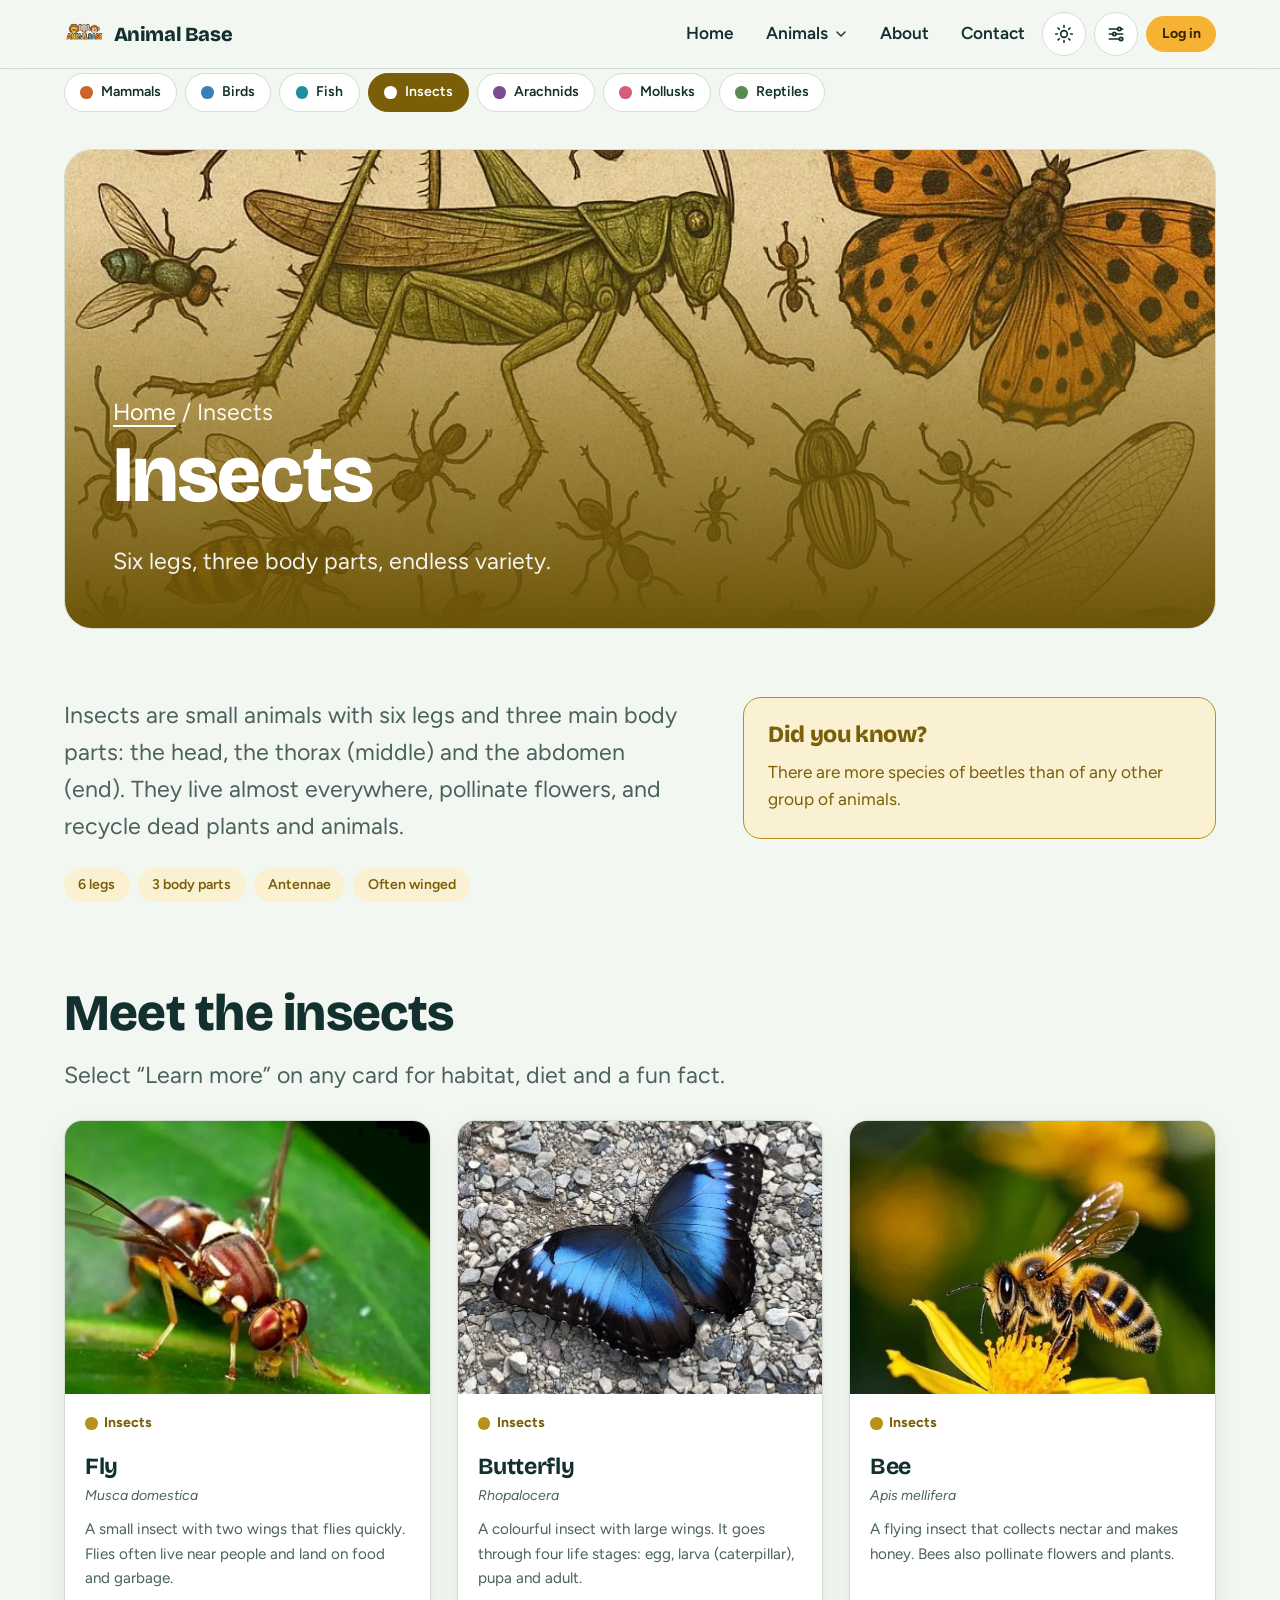
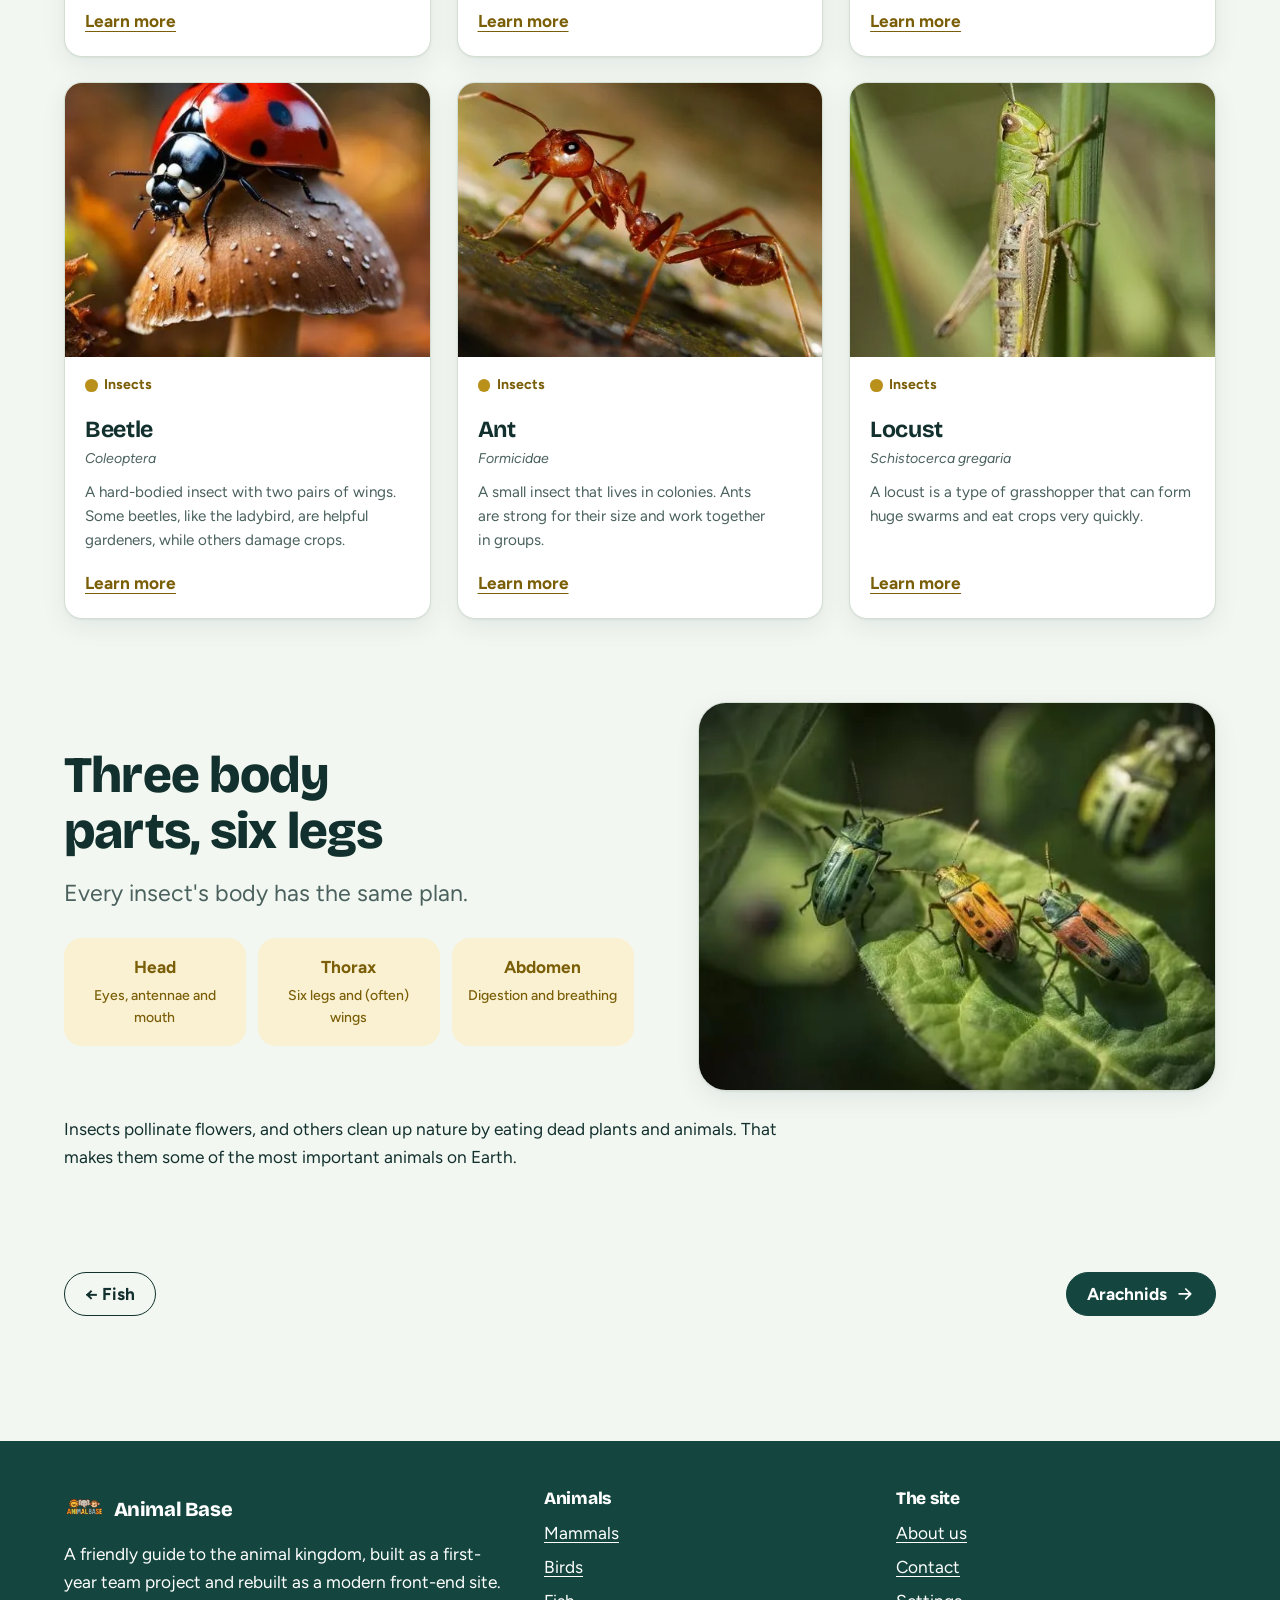
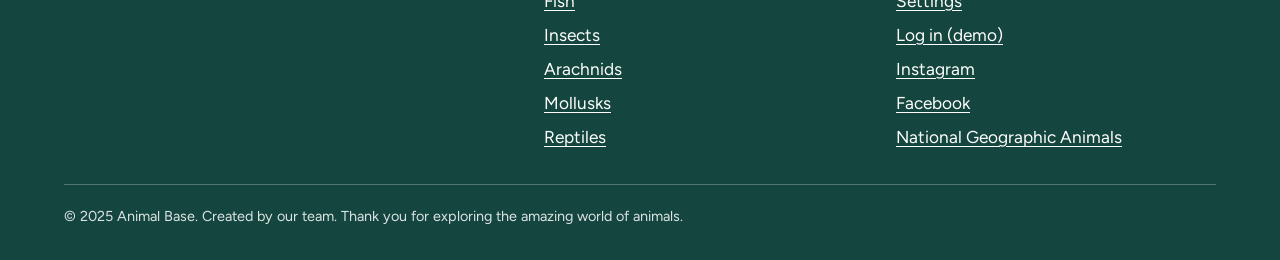
<file: insects.html>
<!DOCTYPE html>
<html lang="en" data-theme="light">
<head>
<meta charset="utf-8">
<meta name="viewport" content="width=device-width, initial-scale=1">
<title>Insects | Animal Base</title>
<meta name="description" content="Discover bees, butterflies, ants, beetles, flies and locusts, and the three body parts every insect has.">
<meta name="theme-color" content="#14463f">
<link rel="canonical" href="https://shaher06.github.io/Animal-Site/insects.html">
<meta property="og:type" content="website">
<meta property="og:site_name" content="Animal Base">
<meta property="og:title" content="Insects | Animal Base">
<meta property="og:description" content="Discover bees, butterflies, ants, beetles, flies and locusts, and the three body parts every insect has.">
<meta property="og:image" content="https://shaher06.github.io/Animal-Site/assets/img/hero/insects-sheet.webp">
<meta name="twitter:card" content="summary_large_image">
<link rel="icon" type="image/png" sizes="32x32" href="assets/img/brand/favicon-32.png">
<link rel="apple-touch-icon" href="assets/img/brand/apple-touch-icon.png">
<link rel="preconnect" href="https://fonts.googleapis.com">
<link rel="preconnect" href="https://fonts.gstatic.com" crossorigin>
<link rel="stylesheet" href="https://fonts.googleapis.com/css2?family=Bricolage+Grotesque:opsz,wght@12..96,600;700;800&family=Figtree:wght@400;500;600;700&display=swap">
<script src="assets/js/theme-init.js"></script>
<link rel="stylesheet" href="assets/css/base.css">
<link rel="stylesheet" href="assets/css/components.css">
<link rel="stylesheet" href="assets/css/pages.css">
</head>
<body class="" style="--c:#B8901A;--c-ink:#7A5F08;--c-tint:#FAF1D2">
<svg width="0" height="0" style="position:absolute" aria-hidden="true" focusable="false"><symbol id="i-search" viewBox="0 0 24 24" fill="none" stroke="currentColor" stroke-width="2" stroke-linecap="round" stroke-linejoin="round"><circle cx="11" cy="11" r="7"/><path d="m20 20-3.5-3.5"/></symbol><symbol id="i-menu" viewBox="0 0 24 24" fill="none" stroke="currentColor" stroke-width="2" stroke-linecap="round" stroke-linejoin="round"><path d="M4 7h16M4 12h16M4 17h16"/></symbol><symbol id="i-close" viewBox="0 0 24 24" fill="none" stroke="currentColor" stroke-width="2" stroke-linecap="round" stroke-linejoin="round"><path d="M6 6l12 12M18 6 6 18"/></symbol><symbol id="i-sun" viewBox="0 0 24 24" fill="none" stroke="currentColor" stroke-width="2" stroke-linecap="round" stroke-linejoin="round"><circle cx="12" cy="12" r="4"/><path d="M12 2v2M12 20v2M4.9 4.9l1.4 1.4M17.7 17.7l1.4 1.4M2 12h2M20 12h2M4.9 19.1l1.4-1.4M17.7 6.3l1.4-1.4"/></symbol><symbol id="i-moon" viewBox="0 0 24 24" fill="none" stroke="currentColor" stroke-width="2" stroke-linecap="round" stroke-linejoin="round"><path d="M21 13A9 9 0 1 1 11 3a7 7 0 0 0 10 10z"/></symbol><symbol id="i-chevron" viewBox="0 0 24 24" fill="none" stroke="currentColor" stroke-width="2" stroke-linecap="round" stroke-linejoin="round"><path d="m6 9 6 6 6-6"/></symbol><symbol id="i-arrow" viewBox="0 0 24 24" fill="none" stroke="currentColor" stroke-width="2" stroke-linecap="round" stroke-linejoin="round"><path d="M5 12h14M13 6l6 6-6 6"/></symbol><symbol id="i-info" viewBox="0 0 24 24" fill="none" stroke="currentColor" stroke-width="2" stroke-linecap="round" stroke-linejoin="round"><circle cx="12" cy="12" r="9"/><path d="M12 11v5M12 8h.01"/></symbol><symbol id="i-sliders" viewBox="0 0 24 24" fill="none" stroke="currentColor" stroke-width="2" stroke-linecap="round" stroke-linejoin="round"><path d="M4 6h10M18 6h2M4 12h4M12 12h8M4 18h12M20 18h0"/><circle cx="16" cy="6" r="2"/><circle cx="10" cy="12" r="2"/><circle cx="18" cy="18" r="2"/></symbol></svg>
<a class="skip-link" href="#main">Skip to main content</a>
<header class="site-header">
  <div class="container site-header__inner">
    <a class="brand" href="home.html"><img src="assets/img/brand/logo.webp" alt="" width="40" height="40"><span>Animal Base</span></a>
    <button class="icon-btn nav-toggle" type="button" aria-expanded="false" aria-controls="site-nav" aria-label="Menu"><svg aria-hidden="true" focusable="false"><use href="#i-menu"/></svg></button>
    <nav id="site-nav" class="site-nav" aria-label="Main">
      <ul class="site-nav__list">
        <li><a class="nav-link" href="home.html">Home</a></li>
        <li class="has-menu"><button class="nav-link" type="button" data-menu-button aria-expanded="false" aria-controls="animals-menu" aria-current="true">Animals <svg aria-hidden="true" focusable="false"><use href="#i-chevron"/></svg></button>
          <ul id="animals-menu" class="mega" hidden><li><a href="mammals.html"><span class="dot" style="--dot:#C8652B"></span>Mammals</a></li><li><a href="birds.html"><span class="dot" style="--dot:#3C7FB5"></span>Birds</a></li><li><a href="fish.html"><span class="dot" style="--dot:#1B8EA0"></span>Fish</a></li><li><a href="insects.html" aria-current=page><span class="dot" style="--dot:#B8901A"></span>Insects</a></li><li><a href="arachnids.html"><span class="dot" style="--dot:#7B4B94"></span>Arachnids</a></li><li><a href="mollusks.html"><span class="dot" style="--dot:#D45D79"></span>Mollusks</a></li><li><a href="reptiles.html"><span class="dot" style="--dot:#5B8A55"></span>Reptiles</a></li></ul></li>
        <li><a class="nav-link" href="about.html">About</a></li>
        <li><a class="nav-link" href="contact.html">Contact</a></li>
      </ul>
      <div class="header-actions">
        <button class="icon-btn theme-toggle" type="button" aria-label="Switch between light and dark theme"><svg class="icon-sun" aria-hidden="true" focusable="false"><use href="#i-sun"/></svg><svg class="icon-moon" aria-hidden="true" focusable="false"><use href="#i-moon"/></svg></button>
        <a class="icon-btn" href="settings.html" aria-label="Settings"><svg aria-hidden="true" focusable="false"><use href="#i-sliders"/></svg></a>
        <a class="btn btn--small btn--sun" href="login.html">Log in</a>
      </div>
    </nav>
  </div>
</header>
<main id="main">
<div class="container">
  <nav aria-label="Animal categories"><ul class="cat-nav"><li><a href="mammals.html" style="--dot:#C8652B"><span class="dot"></span>Mammals</a></li><li><a href="birds.html" style="--dot:#3C7FB5"><span class="dot"></span>Birds</a></li><li><a href="fish.html" style="--dot:#1B8EA0"><span class="dot"></span>Fish</a></li><li><a href="insects.html" style="--dot:#B8901A" aria-current=page><span class="dot"></span>Insects</a></li><li><a href="arachnids.html" style="--dot:#7B4B94"><span class="dot"></span>Arachnids</a></li><li><a href="mollusks.html" style="--dot:#D45D79"><span class="dot"></span>Mollusks</a></li><li><a href="reptiles.html" style="--dot:#5B8A55"><span class="dot"></span>Reptiles</a></li></ul></nav>
  <section class="page-hero" style="--focus:50% 40%">
    <img class="page-hero__img" src="assets/img/hero/insects-sheet.webp" alt="" width="1280" height="720" fetchpriority="high">
    <div class="page-hero__body">
      <p class="crumbs"><a href="home.html">Home</a> / Insects</p>
      <h1>Insects</h1>
      <p>Six legs, three body parts, endless variety.</p>
    </div>
  </section>
</div>
<section class="section section--tight"><div class="container intro-grid">
  <div><p class="lead">Insects are small animals with six legs and three main body parts: the head, the thorax (middle) and the abdomen (end). They live almost everywhere, pollinate flowers, and recycle dead plants and animals.</p><ul class="traits" aria-label="Key traits"><li>6 legs</li><li>3 body parts</li><li>Antennae</li><li>Often winged</li></ul></div>
  <aside class="callout"><h2>Did you know?</h2><p>There are more species of beetles than of any other group of animals.</p></aside>
</div></section>
<section class="section section--tight" id="animals"><div class="container">
  <div class="section__head"><h2>Meet the insects</h2><p>Select “Learn more” on any card for habitat, diet and a fun fact.</p></div>
  <ul class="card-grid"><li data-id="fly" data-cat="insects"><article class="animal-card" style="--c:#B8901A;--c-ink:#7A5F08;--c-tint:#FAF1D2;--focus:50% 50%">
  <div class="animal-card__media"><img src="assets/img/animals/fly.webp" alt="A fly on a green leaf" width="640" height="480" loading="lazy" decoding="async"></div>
  <div class="animal-card__body">
    <p class="animal-card__tag"><span class="dot"></span>Insects</p>
    <h3>Fly</h3>
    <p class="sci">Musca domestica</p>
    <p class="summary">A small insect with two wings that flies quickly. Flies often live near people and land on food and garbage.</p>
    <button class="animal-card__more" type="button" data-animal="fly" aria-label="Learn more about Fly">Learn more</button>
  </div>
</article></li><li data-id="butterfly" data-cat="insects"><article class="animal-card" style="--c:#B8901A;--c-ink:#7A5F08;--c-tint:#FAF1D2;--focus:50% 40%">
  <div class="animal-card__media"><img src="assets/img/animals/butterfly.webp" alt="A blue butterfly with open wings resting on gravel" width="640" height="480" loading="lazy" decoding="async"></div>
  <div class="animal-card__body">
    <p class="animal-card__tag"><span class="dot"></span>Insects</p>
    <h3>Butterfly</h3>
    <p class="sci">Rhopalocera</p>
    <p class="summary">A colourful insect with large wings. It goes through four life stages: egg, larva (caterpillar), pupa and adult.</p>
    <button class="animal-card__more" type="button" data-animal="butterfly" aria-label="Learn more about Butterfly">Learn more</button>
  </div>
</article></li><li data-id="bee" data-cat="insects"><article class="animal-card" style="--c:#B8901A;--c-ink:#7A5F08;--c-tint:#FAF1D2;--focus:50% 35%">
  <div class="animal-card__media"><img src="assets/img/animals/bee.webp" alt="A honey bee collecting pollen from a yellow flower" width="640" height="480" loading="lazy" decoding="async"></div>
  <div class="animal-card__body">
    <p class="animal-card__tag"><span class="dot"></span>Insects</p>
    <h3>Bee</h3>
    <p class="sci">Apis mellifera</p>
    <p class="summary">A flying insect that collects nectar and makes honey. Bees also pollinate flowers and plants.</p>
    <button class="animal-card__more" type="button" data-animal="bee" aria-label="Learn more about Bee">Learn more</button>
  </div>
</article></li><li data-id="beetle" data-cat="insects"><article class="animal-card" style="--c:#B8901A;--c-ink:#7A5F08;--c-tint:#FAF1D2;--focus:50% 40%">
  <div class="animal-card__media"><img src="assets/img/animals/beetle.webp" alt="A red ladybird on a mushroom" width="640" height="480" loading="lazy" decoding="async"></div>
  <div class="animal-card__body">
    <p class="animal-card__tag"><span class="dot"></span>Insects</p>
    <h3>Beetle</h3>
    <p class="sci">Coleoptera</p>
    <p class="summary">A hard-bodied insect with two pairs of wings. Some beetles, like the ladybird, are helpful gardeners, while others damage crops.</p>
    <button class="animal-card__more" type="button" data-animal="beetle" aria-label="Learn more about Beetle">Learn more</button>
  </div>
</article></li><li data-id="ant" data-cat="insects"><article class="animal-card" style="--c:#B8901A;--c-ink:#7A5F08;--c-tint:#FAF1D2;--focus:50% 50%">
  <div class="animal-card__media"><img src="assets/img/animals/ant.webp" alt="A red ant on a branch" width="640" height="480" loading="lazy" decoding="async"></div>
  <div class="animal-card__body">
    <p class="animal-card__tag"><span class="dot"></span>Insects</p>
    <h3>Ant</h3>
    <p class="sci">Formicidae</p>
    <p class="summary">A small insect that lives in colonies. Ants are strong for their size and work together in groups.</p>
    <button class="animal-card__more" type="button" data-animal="ant" aria-label="Learn more about Ant">Learn more</button>
  </div>
</article></li><li data-id="locust" data-cat="insects"><article class="animal-card" style="--c:#B8901A;--c-ink:#7A5F08;--c-tint:#FAF1D2;--focus:50% 40%">
  <div class="animal-card__media"><img src="assets/img/animals/locust.webp" alt="A grasshopper clinging to a grass stem" width="640" height="480" loading="lazy" decoding="async"></div>
  <div class="animal-card__body">
    <p class="animal-card__tag"><span class="dot"></span>Insects</p>
    <h3>Locust</h3>
    <p class="sci">Schistocerca gregaria</p>
    <p class="summary">A locust is a type of grasshopper that can form huge swarms and eat crops very quickly.</p>
    <button class="animal-card__more" type="button" data-animal="locust" aria-label="Learn more about Locust">Learn more</button>
  </div>
</article></li></ul>
</div></section>
<section class="section section--tight"><div class="container">
  <div class="split">
    <div><div class="section__head"><h2>Three body parts, six legs</h2><p>Every insect's body has the same plan.</p></div>
      <ul class="anatomy"><li>Head<span>Eyes, antennae and mouth</span></li><li>Thorax<span>Six legs and (often) wings</span></li><li>Abdomen<span>Digestion and breathing</span></li></ul></div>
    <div class="split__media"><img src="assets/img/hero/beetles-leaf.webp" alt="Green beetles resting on a leaf" width="700" height="392" loading="lazy"></div>
  </div>
  <p style="margin-top:var(--space)">Insects pollinate flowers, and others clean up nature by eating dead plants and animals. That makes them some of the most important animals on Earth.</p>
</div></section>
<section class="section section--tight"><div class="container" style="display:flex;justify-content:space-between;gap:1rem;flex-wrap:wrap">
  <a class="btn btn--ghost" href="fish.html">← Fish</a>
  <a class="btn" href="arachnids.html">Arachnids <svg aria-hidden="true" focusable="false"><use href="#i-arrow"/></svg></a>
</div></section>
</main>
<footer class="site-footer">
  <div class="container">
    <div class="site-footer__grid">
      <div>
        <a class="brand" href="home.html"><img src="assets/img/brand/logo.webp" alt="" width="40" height="40"><span>Animal Base</span></a>
        <p>A friendly guide to the animal kingdom, built as a first-year team project and rebuilt as a modern front-end site.</p>
      </div>
      <div><h2>Animals</h2><ul><li><a href="mammals.html">Mammals</a></li><li><a href="birds.html">Birds</a></li><li><a href="fish.html">Fish</a></li><li><a href="insects.html">Insects</a></li><li><a href="arachnids.html">Arachnids</a></li><li><a href="mollusks.html">Mollusks</a></li><li><a href="reptiles.html">Reptiles</a></li></ul></div>
      <div><h2>The site</h2><ul>
        <li><a href="about.html">About us</a></li><li><a href="contact.html">Contact</a></li>
        <li><a href="settings.html">Settings</a></li><li><a href="login.html">Log in (demo)</a></li>
        <li><a href="https://www.instagram.com/animal.base/?igsh=c2E0MnZxZGQ4dTBm#" target="_blank" rel="noopener">Instagram</a></li>
        <li><a href="https://www.facebook.com/groups/animalsworld.dk/?ref=share&mibextid=NSMWBT" target="_blank" rel="noopener">Facebook</a></li>
        <li><a href="https://www.nationalgeographic.com/animals" target="_blank" rel="noopener">National Geographic Animals</a></li>
      </ul></div>
    </div>
    <small>© 2025 Animal Base. Created by our team. Thank you for exploring the amazing world of animals.</small>
  </div>
</footer>
<dialog id="animal-dialog" class="dialog" aria-labelledby="dialog-title">
  <button class="icon-btn dialog__close" type="button" aria-label="Close details"><svg aria-hidden="true" focusable="false"><use href="#i-close"/></svg></button>
  <div class="dialog__media"></div>
  <div class="dialog__body">
    <p class="animal-card__tag" data-d-cat></p>
    <h2 id="dialog-title"></h2>
    <p class="sci" style="font-style:italic;color:var(--ink-soft)" data-d-sci></p>
    <p data-d-summary></p>
    <dl class="facts">
      <div><dt>Habitat</dt><dd data-d-habitat></dd></div>
      <div><dt>Diet</dt><dd data-d-diet></dd></div>
    </dl>
    <p class="fun-fact"><strong>Fun fact:</strong> <span data-d-fun></span></p>
    <p class="hint" style="font-size:var(--step--1);color:var(--ink-soft)" data-d-credit hidden></p>
    <a class="btn btn--ghost btn--small" data-d-wiki target="_blank" rel="noopener" href="#">Read more on Wikipedia (opens in a new tab)</a>
  </div>
</dialog>

<script src="assets/js/data.js"></script>
<script src="assets/js/site.js" defer></script>
<script src="assets/js/catalog.js" defer></script>
</body>
</html>
</file>
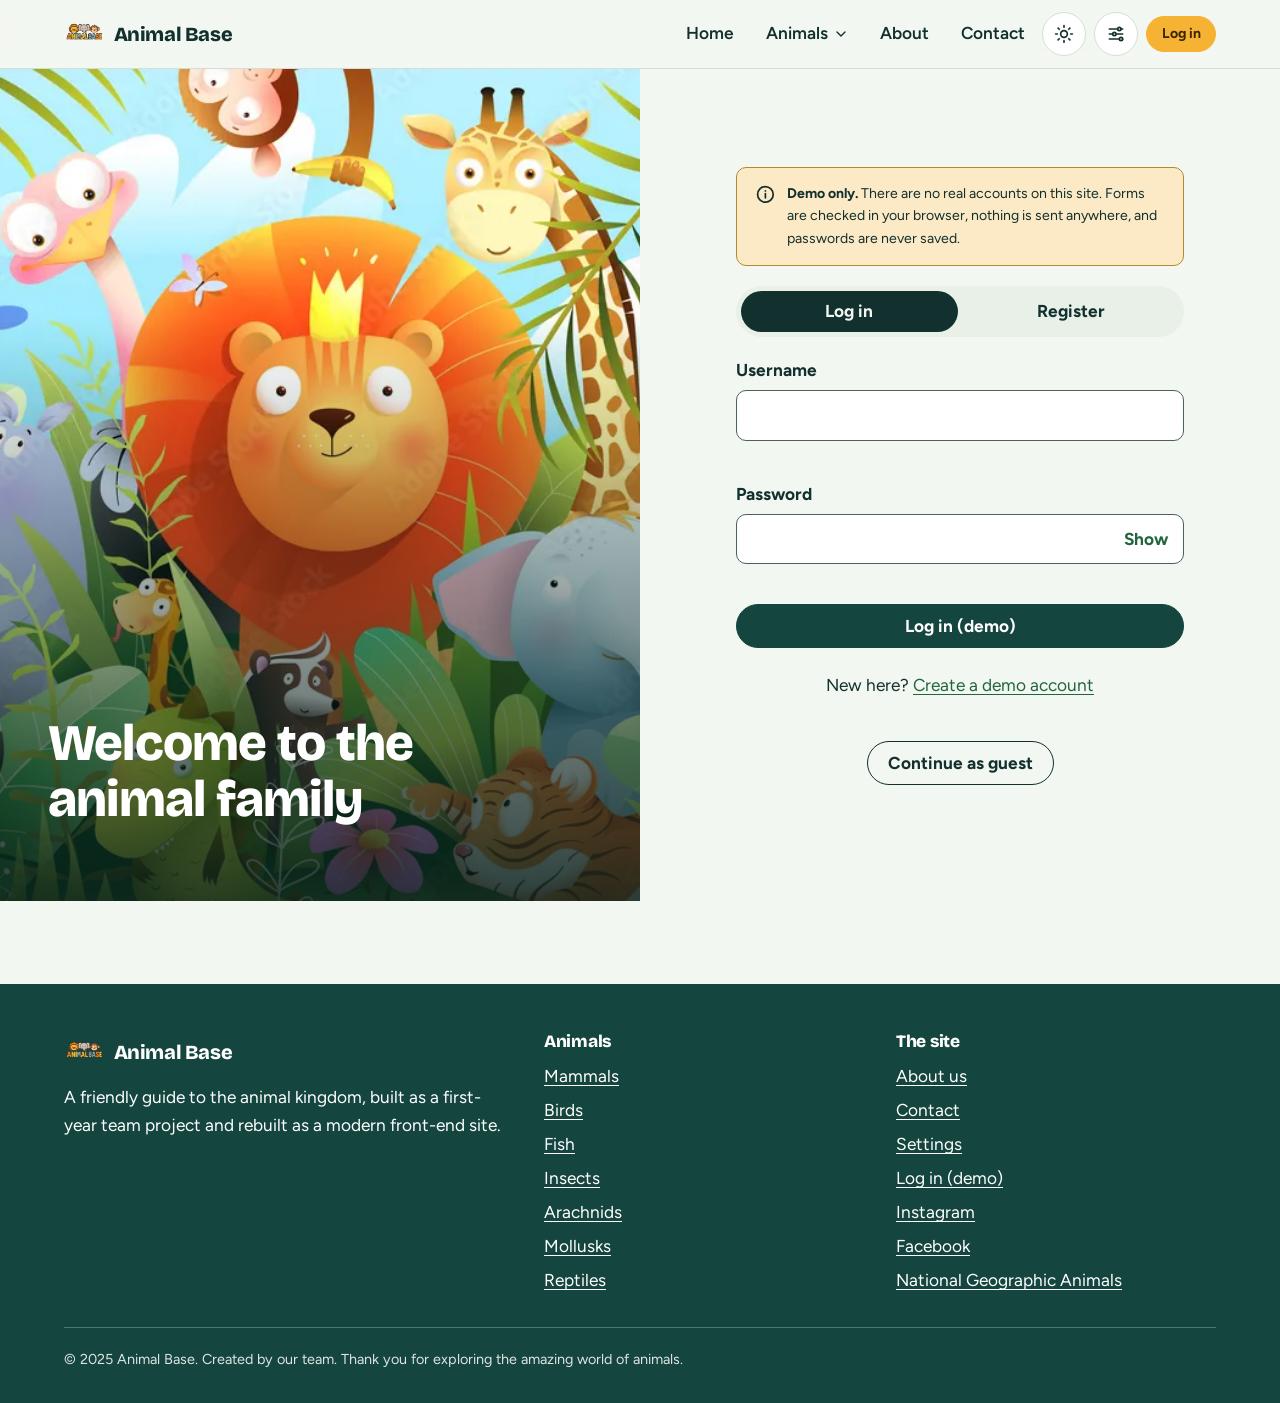
<file: login.html>
<!DOCTYPE html>
<html lang="en" data-theme="light">
<head>
<meta charset="utf-8">
<meta name="viewport" content="width=device-width, initial-scale=1">
<title>Log in | Animal Base</title>
<meta name="description" content="Log in or register for the Animal Base demo. No real accounts are created and nothing is sent anywhere.">
<meta name="theme-color" content="#14463f">
<link rel="canonical" href="https://shaher06.github.io/Animal-Site/login.html">
<meta property="og:type" content="website">
<meta property="og:site_name" content="Animal Base">
<meta property="og:title" content="Log in | Animal Base">
<meta property="og:description" content="Log in or register for the Animal Base demo. No real accounts are created and nothing is sent anywhere.">
<meta property="og:image" content="https://shaher06.github.io/Animal-Site/assets/img/hero/login-animals.webp">
<meta name="twitter:card" content="summary_large_image">
<link rel="icon" type="image/png" sizes="32x32" href="assets/img/brand/favicon-32.png">
<link rel="apple-touch-icon" href="assets/img/brand/apple-touch-icon.png">
<link rel="preconnect" href="https://fonts.googleapis.com">
<link rel="preconnect" href="https://fonts.gstatic.com" crossorigin>
<link rel="stylesheet" href="https://fonts.googleapis.com/css2?family=Bricolage+Grotesque:opsz,wght@12..96,600;700;800&family=Figtree:wght@400;500;600;700&display=swap">
<script src="assets/js/theme-init.js"></script>
<link rel="stylesheet" href="assets/css/base.css">
<link rel="stylesheet" href="assets/css/components.css">
<link rel="stylesheet" href="assets/css/pages.css">
</head>
<body class="">
<svg width="0" height="0" style="position:absolute" aria-hidden="true" focusable="false"><symbol id="i-search" viewBox="0 0 24 24" fill="none" stroke="currentColor" stroke-width="2" stroke-linecap="round" stroke-linejoin="round"><circle cx="11" cy="11" r="7"/><path d="m20 20-3.5-3.5"/></symbol><symbol id="i-menu" viewBox="0 0 24 24" fill="none" stroke="currentColor" stroke-width="2" stroke-linecap="round" stroke-linejoin="round"><path d="M4 7h16M4 12h16M4 17h16"/></symbol><symbol id="i-close" viewBox="0 0 24 24" fill="none" stroke="currentColor" stroke-width="2" stroke-linecap="round" stroke-linejoin="round"><path d="M6 6l12 12M18 6 6 18"/></symbol><symbol id="i-sun" viewBox="0 0 24 24" fill="none" stroke="currentColor" stroke-width="2" stroke-linecap="round" stroke-linejoin="round"><circle cx="12" cy="12" r="4"/><path d="M12 2v2M12 20v2M4.9 4.9l1.4 1.4M17.7 17.7l1.4 1.4M2 12h2M20 12h2M4.9 19.1l1.4-1.4M17.7 6.3l1.4-1.4"/></symbol><symbol id="i-moon" viewBox="0 0 24 24" fill="none" stroke="currentColor" stroke-width="2" stroke-linecap="round" stroke-linejoin="round"><path d="M21 13A9 9 0 1 1 11 3a7 7 0 0 0 10 10z"/></symbol><symbol id="i-chevron" viewBox="0 0 24 24" fill="none" stroke="currentColor" stroke-width="2" stroke-linecap="round" stroke-linejoin="round"><path d="m6 9 6 6 6-6"/></symbol><symbol id="i-arrow" viewBox="0 0 24 24" fill="none" stroke="currentColor" stroke-width="2" stroke-linecap="round" stroke-linejoin="round"><path d="M5 12h14M13 6l6 6-6 6"/></symbol><symbol id="i-info" viewBox="0 0 24 24" fill="none" stroke="currentColor" stroke-width="2" stroke-linecap="round" stroke-linejoin="round"><circle cx="12" cy="12" r="9"/><path d="M12 11v5M12 8h.01"/></symbol><symbol id="i-sliders" viewBox="0 0 24 24" fill="none" stroke="currentColor" stroke-width="2" stroke-linecap="round" stroke-linejoin="round"><path d="M4 6h10M18 6h2M4 12h4M12 12h8M4 18h12M20 18h0"/><circle cx="16" cy="6" r="2"/><circle cx="10" cy="12" r="2"/><circle cx="18" cy="18" r="2"/></symbol></svg>
<a class="skip-link" href="#main">Skip to main content</a>
<header class="site-header">
  <div class="container site-header__inner">
    <a class="brand" href="home.html"><img src="assets/img/brand/logo.webp" alt="" width="40" height="40"><span>Animal Base</span></a>
    <button class="icon-btn nav-toggle" type="button" aria-expanded="false" aria-controls="site-nav" aria-label="Menu"><svg aria-hidden="true" focusable="false"><use href="#i-menu"/></svg></button>
    <nav id="site-nav" class="site-nav" aria-label="Main">
      <ul class="site-nav__list">
        <li><a class="nav-link" href="home.html">Home</a></li>
        <li class="has-menu"><button class="nav-link" type="button" data-menu-button aria-expanded="false" aria-controls="animals-menu">Animals <svg aria-hidden="true" focusable="false"><use href="#i-chevron"/></svg></button>
          <ul id="animals-menu" class="mega" hidden><li><a href="mammals.html"><span class="dot" style="--dot:#C8652B"></span>Mammals</a></li><li><a href="birds.html"><span class="dot" style="--dot:#3C7FB5"></span>Birds</a></li><li><a href="fish.html"><span class="dot" style="--dot:#1B8EA0"></span>Fish</a></li><li><a href="insects.html"><span class="dot" style="--dot:#B8901A"></span>Insects</a></li><li><a href="arachnids.html"><span class="dot" style="--dot:#7B4B94"></span>Arachnids</a></li><li><a href="mollusks.html"><span class="dot" style="--dot:#D45D79"></span>Mollusks</a></li><li><a href="reptiles.html"><span class="dot" style="--dot:#5B8A55"></span>Reptiles</a></li></ul></li>
        <li><a class="nav-link" href="about.html">About</a></li>
        <li><a class="nav-link" href="contact.html">Contact</a></li>
      </ul>
      <div class="header-actions">
        <button class="icon-btn theme-toggle" type="button" aria-label="Switch between light and dark theme"><svg class="icon-sun" aria-hidden="true" focusable="false"><use href="#i-sun"/></svg><svg class="icon-moon" aria-hidden="true" focusable="false"><use href="#i-moon"/></svg></button>
        <a class="icon-btn" href="settings.html" aria-label="Settings"><svg aria-hidden="true" focusable="false"><use href="#i-sliders"/></svg></a>
        <a class="btn btn--small btn--sun" href="login.html">Log in</a>
      </div>
    </nav>
  </div>
</header>
<main id="main">
<div class="auth">
  <div class="auth__art"><img src="assets/img/hero/login-animals.webp" alt="" width="1000" height="683"><h1>Welcome to the animal family</h1></div>
  <div class="auth__form">
    <div class="notice" style="margin-bottom:1.25rem"><svg aria-hidden="true" focusable="false"><use href="#i-info"/></svg><p><strong>Demo only.</strong> There are no real accounts on this site. Forms are checked in your browser, nothing is sent anywhere, and passwords are never saved.</p></div>
    <div class="tabs" role="tablist" aria-label="Log in or register">
      <button role="tab" id="tab-login" aria-selected="true" aria-controls="panel-login" type="button">Log in</button>
      <button role="tab" id="tab-register" aria-selected="false" aria-controls="panel-register" tabindex="-1" type="button">Register</button>
    </div>
    <div role="tabpanel" id="panel-login" aria-labelledby="tab-login">
      <form class="form" id="login-form" novalidate>
        <div class="field"><label for="l-username">Username</label><input id="l-username" name="username" type="text" aria-describedby="l-username-error" autocomplete="username"><p class="field__error" id="l-username-error" aria-live="polite"></p></div>
        <div class="field"><label for="l-password">Password</label><div class="password-wrap"><input id="l-password" name="loginPassword" type="password" autocomplete="current-password" aria-describedby="l-password-error"><button type="button" aria-controls="l-password" aria-pressed="false">Show</button></div><p class="field__error" id="l-password-error" aria-live="polite"></p></div>
        <button class="btn" type="submit">Log in (demo)</button>
        <p class="form-status" id="login-status" role="status" hidden></p>
        <a class="btn btn--sun" id="login-continue" href="home.html" hidden>Go to the home page</a>
      </form>
      <p class="guest">New here? <a href="#register" data-switch="register">Create a demo account</a></p>
    </div>
    <div role="tabpanel" id="panel-register" aria-labelledby="tab-register" hidden>
      <form class="form" id="register-form" novalidate>
        <div class="field"><label for="r-username">Username</label><input id="r-username" name="username" type="text" aria-describedby="r-username-error" autocomplete="username"><p class="field__error" id="r-username-error" aria-live="polite"></p></div>
        <div class="field"><label for="r-email">Email</label><input id="r-email" name="email" type="email" aria-describedby="r-email-error" autocomplete="email"><p class="field__error" id="r-email-error" aria-live="polite"></p></div>
        <div class="field"><label for="r-password">Password</label><p class="hint" id="r-password-hint">At least 8 characters, with a letter and a number.</p><div class="password-wrap"><input id="r-password" name="newPassword" type="password" autocomplete="new-password" aria-describedby="r-password-error r-password-hint"><button type="button" aria-controls="r-password" aria-pressed="false">Show</button></div><p class="field__error" id="r-password-error" aria-live="polite"></p></div>
        <div class="field"><label for="r-age">Age</label><p class="hint" id="r-age-hint">You need to be 7 or older.</p><input id="r-age" name="age" type="number" aria-describedby="r-age-error r-age-hint" min="7" max="120" inputmode="numeric"><p class="field__error" id="r-age-error" aria-live="polite"></p></div>
        <button class="btn" type="submit">Register (demo)</button>
        <p class="form-status" id="register-status" role="status" hidden></p>
        <a class="btn btn--sun" id="register-continue" href="home.html" hidden>Go to the home page</a>
      </form>
      <p class="guest">Already have a demo account? <a href="#login" data-switch="login">Log in</a></p>
    </div>
    <p class="guest"><a class="btn btn--ghost" href="home.html">Continue as guest</a></p>
  </div>
</div>
</main>
<footer class="site-footer">
  <div class="container">
    <div class="site-footer__grid">
      <div>
        <a class="brand" href="home.html"><img src="assets/img/brand/logo.webp" alt="" width="40" height="40"><span>Animal Base</span></a>
        <p>A friendly guide to the animal kingdom, built as a first-year team project and rebuilt as a modern front-end site.</p>
      </div>
      <div><h2>Animals</h2><ul><li><a href="mammals.html">Mammals</a></li><li><a href="birds.html">Birds</a></li><li><a href="fish.html">Fish</a></li><li><a href="insects.html">Insects</a></li><li><a href="arachnids.html">Arachnids</a></li><li><a href="mollusks.html">Mollusks</a></li><li><a href="reptiles.html">Reptiles</a></li></ul></div>
      <div><h2>The site</h2><ul>
        <li><a href="about.html">About us</a></li><li><a href="contact.html">Contact</a></li>
        <li><a href="settings.html">Settings</a></li><li><a href="login.html">Log in (demo)</a></li>
        <li><a href="https://www.instagram.com/animal.base/?igsh=c2E0MnZxZGQ4dTBm#" target="_blank" rel="noopener">Instagram</a></li>
        <li><a href="https://www.facebook.com/groups/animalsworld.dk/?ref=share&mibextid=NSMWBT" target="_blank" rel="noopener">Facebook</a></li>
        <li><a href="https://www.nationalgeographic.com/animals" target="_blank" rel="noopener">National Geographic Animals</a></li>
      </ul></div>
    </div>
    <small>© 2025 Animal Base. Created by our team. Thank you for exploring the amazing world of animals.</small>
  </div>
</footer>


<script src="assets/js/site.js" defer></script>
<script src="assets/js/forms.js" defer></script>
</body>
</html>
</file>
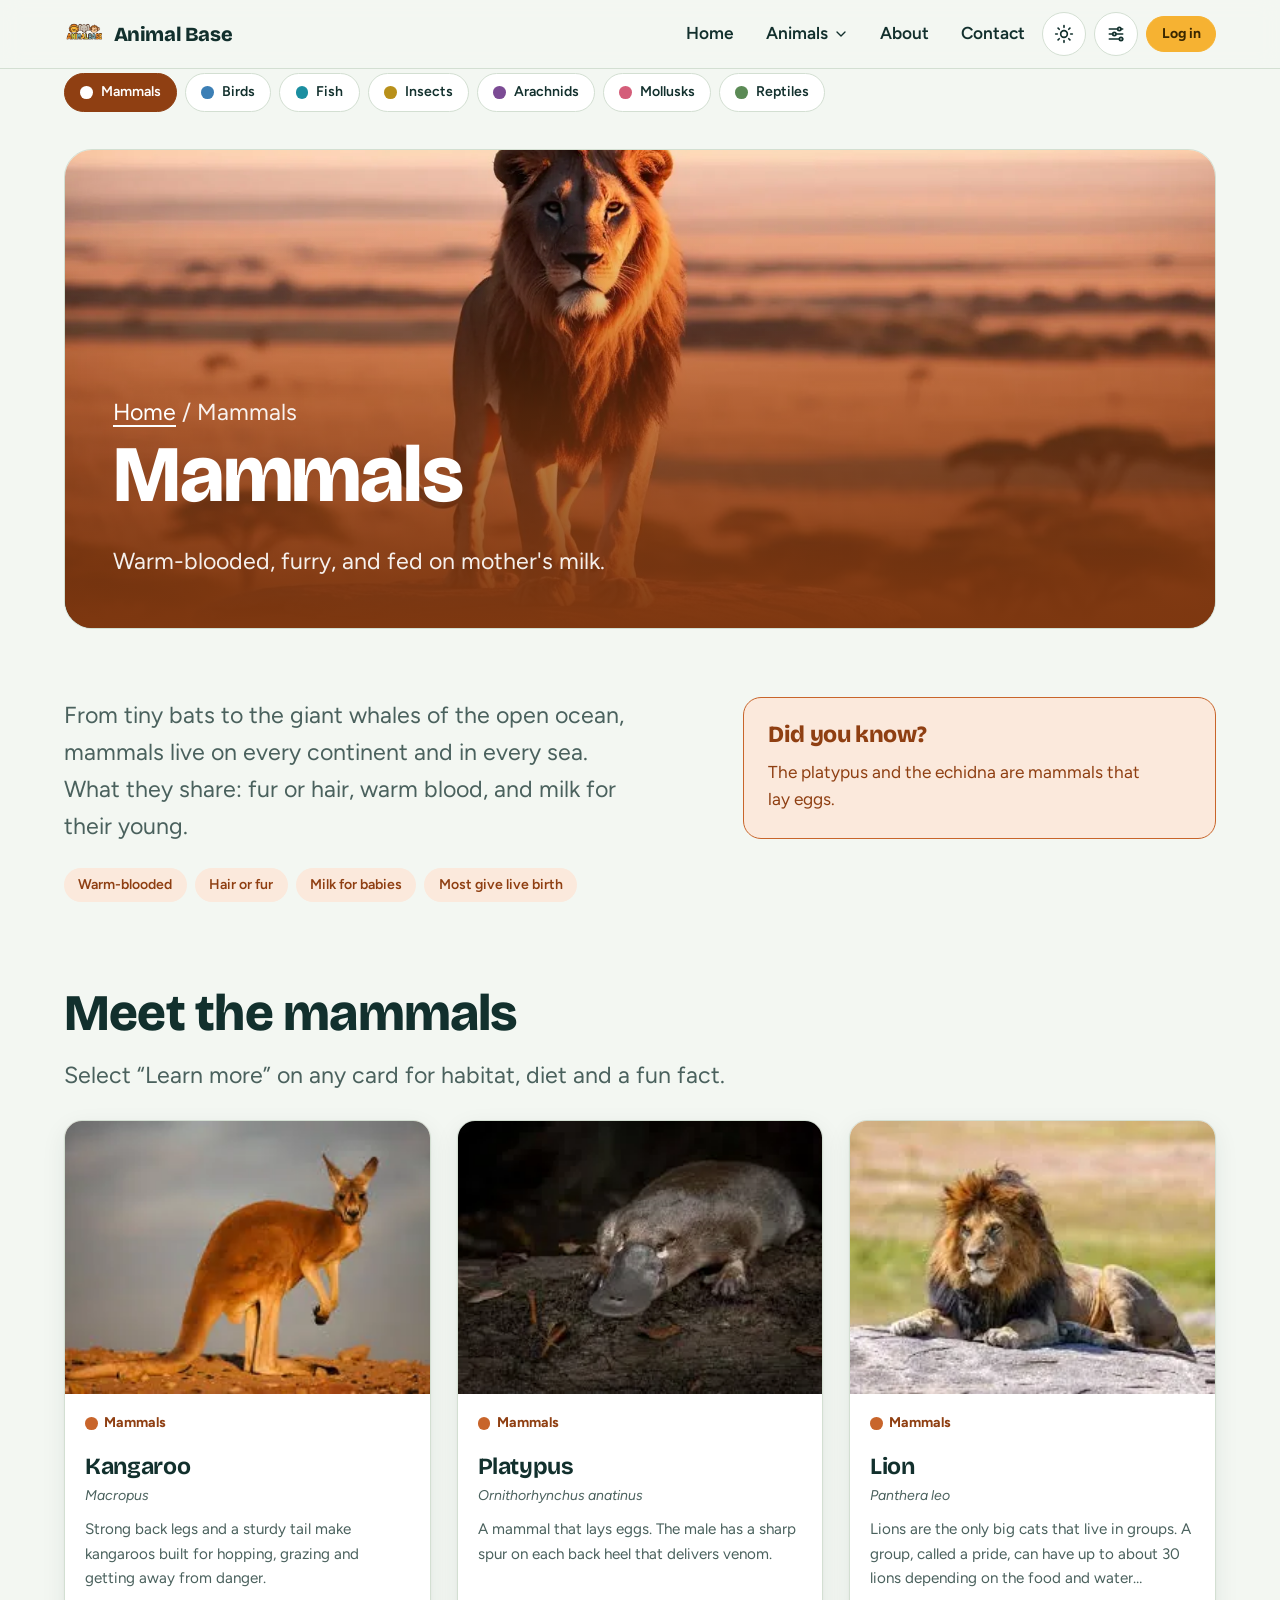
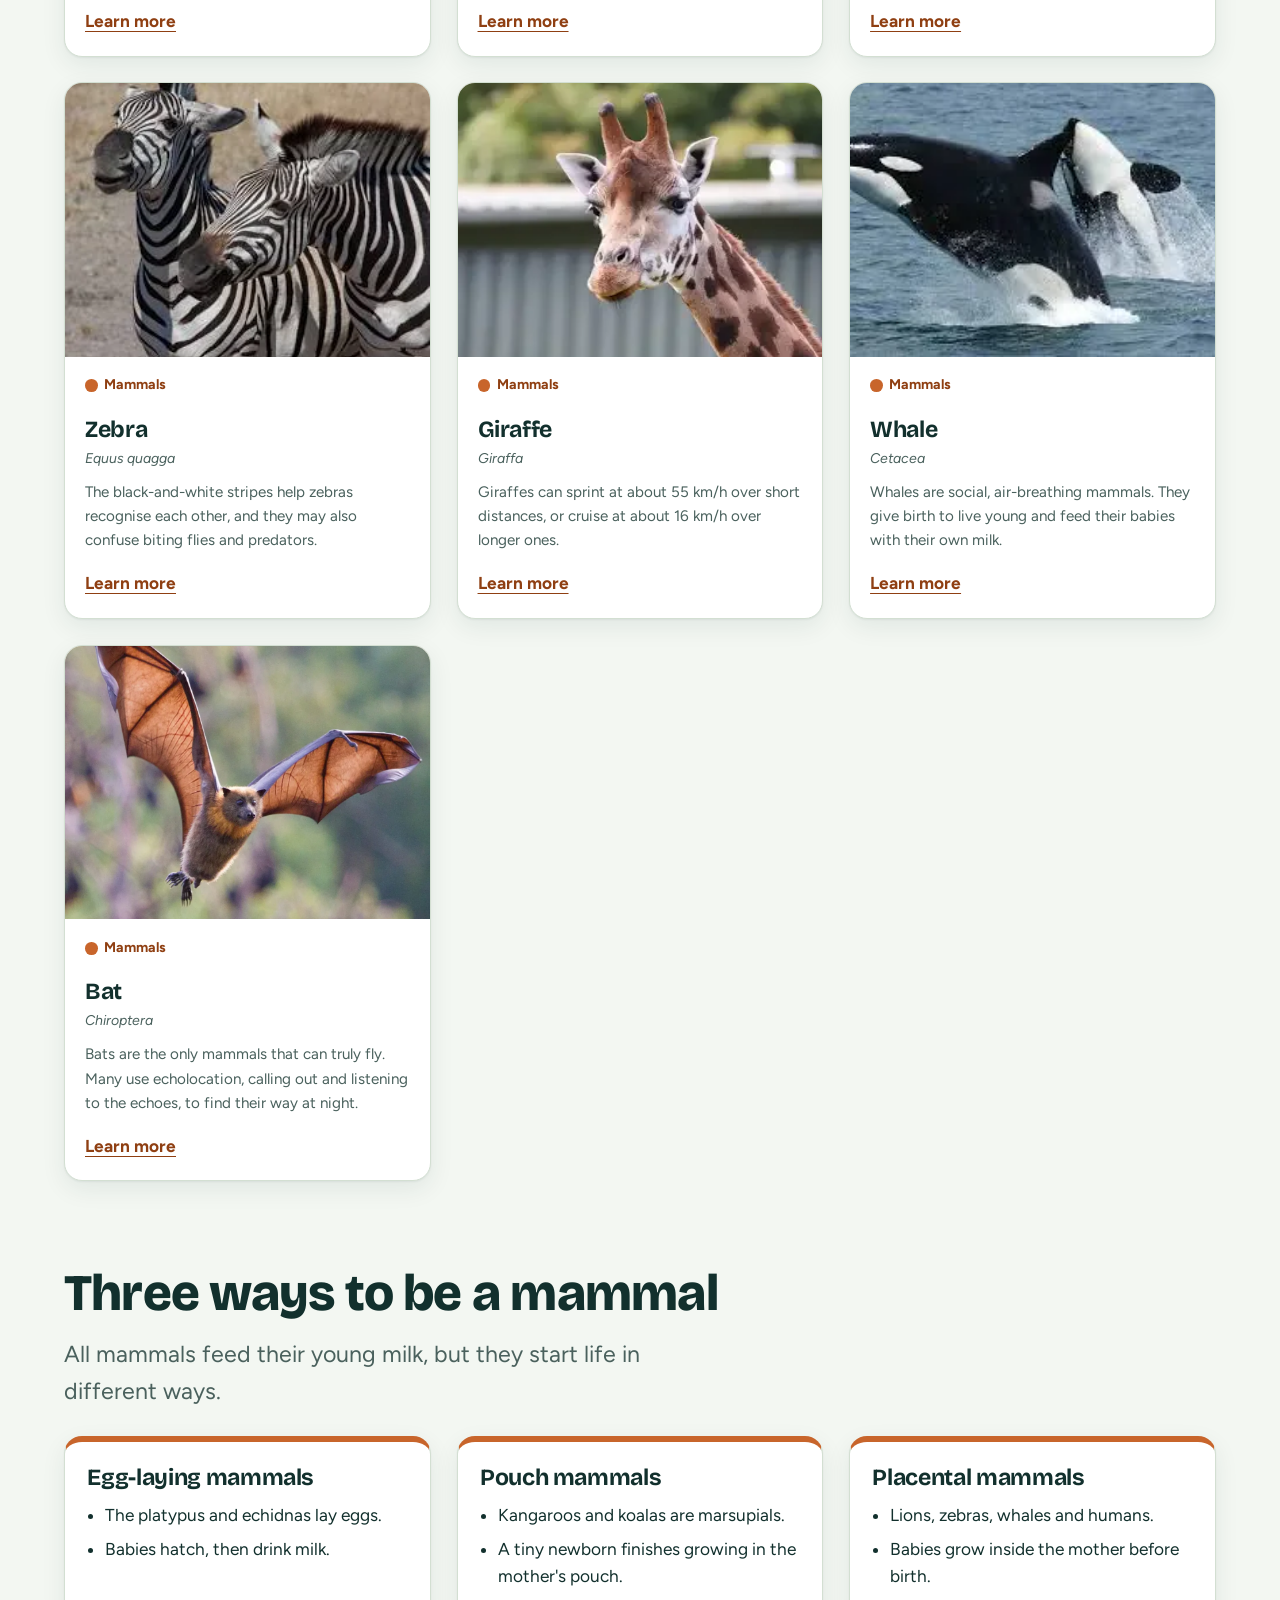
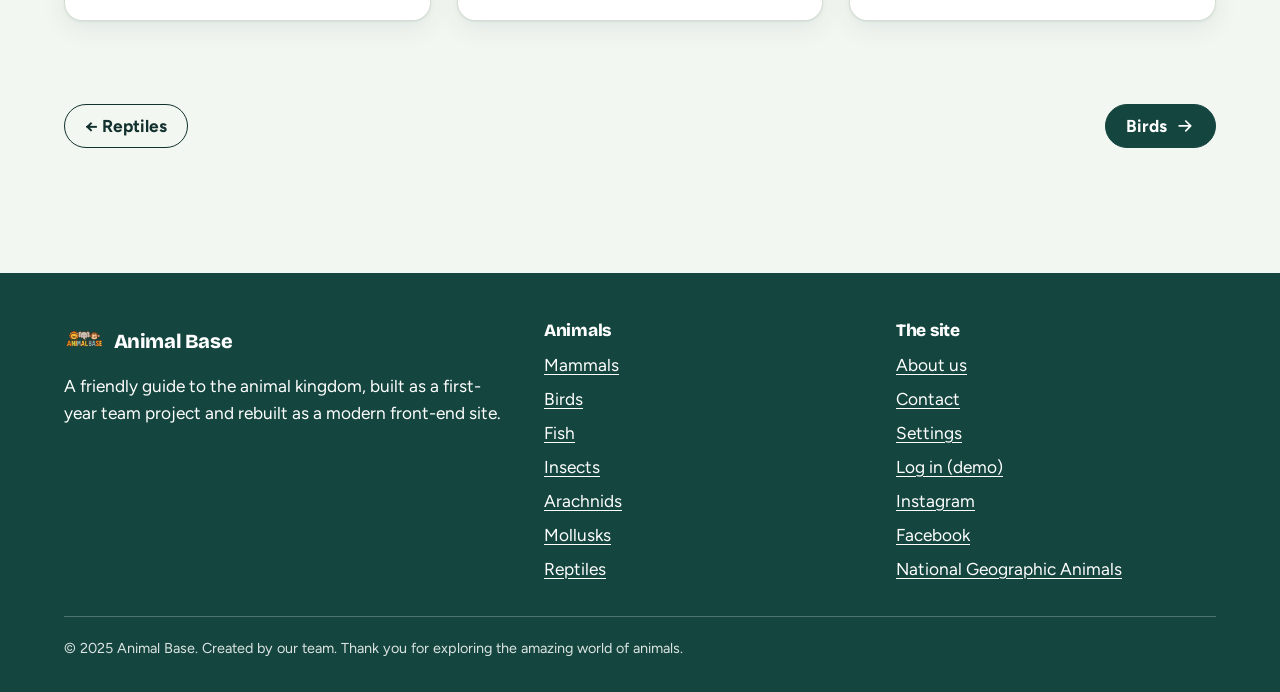
<file: mammals.html>
<!DOCTYPE html>
<html lang="en" data-theme="light">
<head>
<meta charset="utf-8">
<meta name="viewport" content="width=device-width, initial-scale=1">
<title>Mammals | Animal Base</title>
<meta name="description" content="Meet lions, zebras, giraffes, kangaroos, whales and bats. Learn what makes an animal a mammal.">
<meta name="theme-color" content="#14463f">
<link rel="canonical" href="https://shaher06.github.io/Animal-Site/mammals.html">
<meta property="og:type" content="website">
<meta property="og:site_name" content="Animal Base">
<meta property="og:title" content="Mammals | Animal Base">
<meta property="og:description" content="Meet lions, zebras, giraffes, kangaroos, whales and bats. Learn what makes an animal a mammal.">
<meta property="og:image" content="https://shaher06.github.io/Animal-Site/assets/img/hero/lion-sunset.webp">
<meta name="twitter:card" content="summary_large_image">
<link rel="icon" type="image/png" sizes="32x32" href="assets/img/brand/favicon-32.png">
<link rel="apple-touch-icon" href="assets/img/brand/apple-touch-icon.png">
<link rel="preconnect" href="https://fonts.googleapis.com">
<link rel="preconnect" href="https://fonts.gstatic.com" crossorigin>
<link rel="stylesheet" href="https://fonts.googleapis.com/css2?family=Bricolage+Grotesque:opsz,wght@12..96,600;700;800&family=Figtree:wght@400;500;600;700&display=swap">
<script src="assets/js/theme-init.js"></script>
<link rel="stylesheet" href="assets/css/base.css">
<link rel="stylesheet" href="assets/css/components.css">
<link rel="stylesheet" href="assets/css/pages.css">
</head>
<body class="" style="--c:#C8652B;--c-ink:#8F3F12;--c-tint:#FBE9DC">
<svg width="0" height="0" style="position:absolute" aria-hidden="true" focusable="false"><symbol id="i-search" viewBox="0 0 24 24" fill="none" stroke="currentColor" stroke-width="2" stroke-linecap="round" stroke-linejoin="round"><circle cx="11" cy="11" r="7"/><path d="m20 20-3.5-3.5"/></symbol><symbol id="i-menu" viewBox="0 0 24 24" fill="none" stroke="currentColor" stroke-width="2" stroke-linecap="round" stroke-linejoin="round"><path d="M4 7h16M4 12h16M4 17h16"/></symbol><symbol id="i-close" viewBox="0 0 24 24" fill="none" stroke="currentColor" stroke-width="2" stroke-linecap="round" stroke-linejoin="round"><path d="M6 6l12 12M18 6 6 18"/></symbol><symbol id="i-sun" viewBox="0 0 24 24" fill="none" stroke="currentColor" stroke-width="2" stroke-linecap="round" stroke-linejoin="round"><circle cx="12" cy="12" r="4"/><path d="M12 2v2M12 20v2M4.9 4.9l1.4 1.4M17.7 17.7l1.4 1.4M2 12h2M20 12h2M4.9 19.1l1.4-1.4M17.7 6.3l1.4-1.4"/></symbol><symbol id="i-moon" viewBox="0 0 24 24" fill="none" stroke="currentColor" stroke-width="2" stroke-linecap="round" stroke-linejoin="round"><path d="M21 13A9 9 0 1 1 11 3a7 7 0 0 0 10 10z"/></symbol><symbol id="i-chevron" viewBox="0 0 24 24" fill="none" stroke="currentColor" stroke-width="2" stroke-linecap="round" stroke-linejoin="round"><path d="m6 9 6 6 6-6"/></symbol><symbol id="i-arrow" viewBox="0 0 24 24" fill="none" stroke="currentColor" stroke-width="2" stroke-linecap="round" stroke-linejoin="round"><path d="M5 12h14M13 6l6 6-6 6"/></symbol><symbol id="i-info" viewBox="0 0 24 24" fill="none" stroke="currentColor" stroke-width="2" stroke-linecap="round" stroke-linejoin="round"><circle cx="12" cy="12" r="9"/><path d="M12 11v5M12 8h.01"/></symbol><symbol id="i-sliders" viewBox="0 0 24 24" fill="none" stroke="currentColor" stroke-width="2" stroke-linecap="round" stroke-linejoin="round"><path d="M4 6h10M18 6h2M4 12h4M12 12h8M4 18h12M20 18h0"/><circle cx="16" cy="6" r="2"/><circle cx="10" cy="12" r="2"/><circle cx="18" cy="18" r="2"/></symbol></svg>
<a class="skip-link" href="#main">Skip to main content</a>
<header class="site-header">
  <div class="container site-header__inner">
    <a class="brand" href="home.html"><img src="assets/img/brand/logo.webp" alt="" width="40" height="40"><span>Animal Base</span></a>
    <button class="icon-btn nav-toggle" type="button" aria-expanded="false" aria-controls="site-nav" aria-label="Menu"><svg aria-hidden="true" focusable="false"><use href="#i-menu"/></svg></button>
    <nav id="site-nav" class="site-nav" aria-label="Main">
      <ul class="site-nav__list">
        <li><a class="nav-link" href="home.html">Home</a></li>
        <li class="has-menu"><button class="nav-link" type="button" data-menu-button aria-expanded="false" aria-controls="animals-menu" aria-current="true">Animals <svg aria-hidden="true" focusable="false"><use href="#i-chevron"/></svg></button>
          <ul id="animals-menu" class="mega" hidden><li><a href="mammals.html" aria-current=page><span class="dot" style="--dot:#C8652B"></span>Mammals</a></li><li><a href="birds.html"><span class="dot" style="--dot:#3C7FB5"></span>Birds</a></li><li><a href="fish.html"><span class="dot" style="--dot:#1B8EA0"></span>Fish</a></li><li><a href="insects.html"><span class="dot" style="--dot:#B8901A"></span>Insects</a></li><li><a href="arachnids.html"><span class="dot" style="--dot:#7B4B94"></span>Arachnids</a></li><li><a href="mollusks.html"><span class="dot" style="--dot:#D45D79"></span>Mollusks</a></li><li><a href="reptiles.html"><span class="dot" style="--dot:#5B8A55"></span>Reptiles</a></li></ul></li>
        <li><a class="nav-link" href="about.html">About</a></li>
        <li><a class="nav-link" href="contact.html">Contact</a></li>
      </ul>
      <div class="header-actions">
        <button class="icon-btn theme-toggle" type="button" aria-label="Switch between light and dark theme"><svg class="icon-sun" aria-hidden="true" focusable="false"><use href="#i-sun"/></svg><svg class="icon-moon" aria-hidden="true" focusable="false"><use href="#i-moon"/></svg></button>
        <a class="icon-btn" href="settings.html" aria-label="Settings"><svg aria-hidden="true" focusable="false"><use href="#i-sliders"/></svg></a>
        <a class="btn btn--small btn--sun" href="login.html">Log in</a>
      </div>
    </nav>
  </div>
</header>
<main id="main">
<div class="container">
  <nav aria-label="Animal categories"><ul class="cat-nav"><li><a href="mammals.html" style="--dot:#C8652B" aria-current=page><span class="dot"></span>Mammals</a></li><li><a href="birds.html" style="--dot:#3C7FB5"><span class="dot"></span>Birds</a></li><li><a href="fish.html" style="--dot:#1B8EA0"><span class="dot"></span>Fish</a></li><li><a href="insects.html" style="--dot:#B8901A"><span class="dot"></span>Insects</a></li><li><a href="arachnids.html" style="--dot:#7B4B94"><span class="dot"></span>Arachnids</a></li><li><a href="mollusks.html" style="--dot:#D45D79"><span class="dot"></span>Mollusks</a></li><li><a href="reptiles.html" style="--dot:#5B8A55"><span class="dot"></span>Reptiles</a></li></ul></nav>
  <section class="page-hero" style="--focus:50% 55%">
    <img class="page-hero__img" src="assets/img/hero/lion-sunset.webp" alt="" width="1280" height="720" fetchpriority="high">
    <div class="page-hero__body">
      <p class="crumbs"><a href="home.html">Home</a> / Mammals</p>
      <h1>Mammals</h1>
      <p>Warm-blooded, furry, and fed on mother&#x27;s milk.</p>
    </div>
  </section>
</div>
<section class="section section--tight"><div class="container intro-grid">
  <div><p class="lead">From tiny bats to the giant whales of the open ocean, mammals live on every continent and in every sea. What they share: fur or hair, warm blood, and milk for their young.</p><ul class="traits" aria-label="Key traits"><li>Warm-blooded</li><li>Hair or fur</li><li>Milk for babies</li><li>Most give live birth</li></ul></div>
  <aside class="callout"><h2>Did you know?</h2><p>The platypus and the echidna are mammals that lay eggs.</p></aside>
</div></section>
<section class="section section--tight" id="animals"><div class="container">
  <div class="section__head"><h2>Meet the mammals</h2><p>Select “Learn more” on any card for habitat, diet and a fun fact.</p></div>
  <ul class="card-grid"><li data-id="kangaroo" data-cat="mammals"><article class="animal-card" style="--c:#C8652B;--c-ink:#8F3F12;--c-tint:#FBE9DC;--focus:50% 40%">
  <div class="animal-card__media"><img src="assets/img/animals/kangaroo.webp" alt="A kangaroo standing in dry grassland" width="640" height="480" loading="lazy" decoding="async"></div>
  <div class="animal-card__body">
    <p class="animal-card__tag"><span class="dot"></span>Mammals</p>
    <h3>Kangaroo</h3>
    <p class="sci">Macropus</p>
    <p class="summary">Strong back legs and a sturdy tail make kangaroos built for hopping, grazing and getting away from danger.</p>
    <button class="animal-card__more" type="button" data-animal="kangaroo" aria-label="Learn more about Kangaroo">Learn more</button>
  </div>
</article></li><li data-id="platypus" data-cat="mammals"><article class="animal-card" style="--c:#C8652B;--c-ink:#8F3F12;--c-tint:#FBE9DC;--focus:50% 50%">
  <div class="animal-card__media"><img src="assets/img/animals/platypus.webp" alt="A platypus resting on a muddy bank" width="640" height="480" loading="lazy" decoding="async"></div>
  <div class="animal-card__body">
    <p class="animal-card__tag"><span class="dot"></span>Mammals</p>
    <h3>Platypus</h3>
    <p class="sci">Ornithorhynchus anatinus</p>
    <p class="summary">A mammal that lays eggs. The male has a sharp spur on each back heel that delivers venom.</p>
    <button class="animal-card__more" type="button" data-animal="platypus" aria-label="Learn more about Platypus">Learn more</button>
  </div>
</article></li><li data-id="lion" data-cat="mammals"><article class="animal-card" style="--c:#C8652B;--c-ink:#8F3F12;--c-tint:#FBE9DC;--focus:50% 45%">
  <div class="animal-card__media"><img src="assets/img/animals/lion.webp" alt="A lion lying on a rock" width="640" height="480" loading="lazy" decoding="async"></div>
  <div class="animal-card__body">
    <p class="animal-card__tag"><span class="dot"></span>Mammals</p>
    <h3>Lion</h3>
    <p class="sci">Panthera leo</p>
    <p class="summary">Lions are the only big cats that live in groups. A group, called a pride, can have up to about 30 lions depending on the food and water available.</p>
    <button class="animal-card__more" type="button" data-animal="lion" aria-label="Learn more about Lion">Learn more</button>
  </div>
</article></li><li data-id="zebra" data-cat="mammals"><article class="animal-card" style="--c:#C8652B;--c-ink:#8F3F12;--c-tint:#FBE9DC;--focus:50% 50%">
  <div class="animal-card__media"><img src="assets/img/animals/zebra.webp" alt="Two zebras standing together" width="640" height="480" loading="lazy" decoding="async"></div>
  <div class="animal-card__body">
    <p class="animal-card__tag"><span class="dot"></span>Mammals</p>
    <h3>Zebra</h3>
    <p class="sci">Equus quagga</p>
    <p class="summary">The black-and-white stripes help zebras recognise each other, and they may also confuse biting flies and predators.</p>
    <button class="animal-card__more" type="button" data-animal="zebra" aria-label="Learn more about Zebra">Learn more</button>
  </div>
</article></li><li data-id="giraffe" data-cat="mammals"><article class="animal-card" style="--c:#C8652B;--c-ink:#8F3F12;--c-tint:#FBE9DC;--focus:50% 30%">
  <div class="animal-card__media"><img src="assets/img/animals/giraffe.webp" alt="A giraffe&#x27;s head and neck" width="640" height="480" loading="lazy" decoding="async"></div>
  <div class="animal-card__body">
    <p class="animal-card__tag"><span class="dot"></span>Mammals</p>
    <h3>Giraffe</h3>
    <p class="sci">Giraffa</p>
    <p class="summary">Giraffes can sprint at about 55 km/h over short distances, or cruise at about 16 km/h over longer ones.</p>
    <button class="animal-card__more" type="button" data-animal="giraffe" aria-label="Learn more about Giraffe">Learn more</button>
  </div>
</article></li><li data-id="whale" data-cat="mammals"><article class="animal-card" style="--c:#C8652B;--c-ink:#8F3F12;--c-tint:#FBE9DC;--focus:50% 50%">
  <div class="animal-card__media"><img src="assets/img/animals/orca.webp" alt="An orca leaping out of the sea" width="640" height="480" loading="lazy" decoding="async"></div>
  <div class="animal-card__body">
    <p class="animal-card__tag"><span class="dot"></span>Mammals</p>
    <h3>Whale</h3>
    <p class="sci">Cetacea</p>
    <p class="summary">Whales are social, air-breathing mammals. They give birth to live young and feed their babies with their own milk.</p>
    <button class="animal-card__more" type="button" data-animal="whale" aria-label="Learn more about Whale">Learn more</button>
  </div>
</article></li><li data-id="bat" data-cat="mammals"><article class="animal-card" style="--c:#C8652B;--c-ink:#8F3F12;--c-tint:#FBE9DC;--focus:50% 40%">
  <div class="animal-card__media"><img src="assets/img/animals/bat.webp" alt="A bat in flight with its wings spread" width="640" height="480" loading="lazy" decoding="async"></div>
  <div class="animal-card__body">
    <p class="animal-card__tag"><span class="dot"></span>Mammals</p>
    <h3>Bat</h3>
    <p class="sci">Chiroptera</p>
    <p class="summary">Bats are the only mammals that can truly fly. Many use echolocation, calling out and listening to the echoes, to find their way at night.</p>
    <button class="animal-card__more" type="button" data-animal="bat" aria-label="Learn more about Bat">Learn more</button>
  </div>
</article></li></ul>
</div></section>
<section class="section section--tight"><div class="container">
  <div class="section__head"><h2>Three ways to be a mammal</h2><p>All mammals feed their young milk, but they start life in different ways.</p></div>
  <div class="info-grid"><div class="info-card"><h3>Egg-laying mammals</h3><ul><li>The platypus and echidnas lay eggs.</li><li>Babies hatch, then drink milk.</li></ul></div><div class="info-card"><h3>Pouch mammals</h3><ul><li>Kangaroos and koalas are marsupials.</li><li>A tiny newborn finishes growing in the mother's pouch.</li></ul></div><div class="info-card"><h3>Placental mammals</h3><ul><li>Lions, zebras, whales and humans.</li><li>Babies grow inside the mother before birth.</li></ul></div></div>
</div></section>
<section class="section section--tight"><div class="container" style="display:flex;justify-content:space-between;gap:1rem;flex-wrap:wrap">
  <a class="btn btn--ghost" href="reptiles.html">← Reptiles</a>
  <a class="btn" href="birds.html">Birds <svg aria-hidden="true" focusable="false"><use href="#i-arrow"/></svg></a>
</div></section>
</main>
<footer class="site-footer">
  <div class="container">
    <div class="site-footer__grid">
      <div>
        <a class="brand" href="home.html"><img src="assets/img/brand/logo.webp" alt="" width="40" height="40"><span>Animal Base</span></a>
        <p>A friendly guide to the animal kingdom, built as a first-year team project and rebuilt as a modern front-end site.</p>
      </div>
      <div><h2>Animals</h2><ul><li><a href="mammals.html">Mammals</a></li><li><a href="birds.html">Birds</a></li><li><a href="fish.html">Fish</a></li><li><a href="insects.html">Insects</a></li><li><a href="arachnids.html">Arachnids</a></li><li><a href="mollusks.html">Mollusks</a></li><li><a href="reptiles.html">Reptiles</a></li></ul></div>
      <div><h2>The site</h2><ul>
        <li><a href="about.html">About us</a></li><li><a href="contact.html">Contact</a></li>
        <li><a href="settings.html">Settings</a></li><li><a href="login.html">Log in (demo)</a></li>
        <li><a href="https://www.instagram.com/animal.base/?igsh=c2E0MnZxZGQ4dTBm#" target="_blank" rel="noopener">Instagram</a></li>
        <li><a href="https://www.facebook.com/groups/animalsworld.dk/?ref=share&mibextid=NSMWBT" target="_blank" rel="noopener">Facebook</a></li>
        <li><a href="https://www.nationalgeographic.com/animals" target="_blank" rel="noopener">National Geographic Animals</a></li>
      </ul></div>
    </div>
    <small>© 2025 Animal Base. Created by our team. Thank you for exploring the amazing world of animals.</small>
  </div>
</footer>
<dialog id="animal-dialog" class="dialog" aria-labelledby="dialog-title">
  <button class="icon-btn dialog__close" type="button" aria-label="Close details"><svg aria-hidden="true" focusable="false"><use href="#i-close"/></svg></button>
  <div class="dialog__media"></div>
  <div class="dialog__body">
    <p class="animal-card__tag" data-d-cat></p>
    <h2 id="dialog-title"></h2>
    <p class="sci" style="font-style:italic;color:var(--ink-soft)" data-d-sci></p>
    <p data-d-summary></p>
    <dl class="facts">
      <div><dt>Habitat</dt><dd data-d-habitat></dd></div>
      <div><dt>Diet</dt><dd data-d-diet></dd></div>
    </dl>
    <p class="fun-fact"><strong>Fun fact:</strong> <span data-d-fun></span></p>
    <p class="hint" style="font-size:var(--step--1);color:var(--ink-soft)" data-d-credit hidden></p>
    <a class="btn btn--ghost btn--small" data-d-wiki target="_blank" rel="noopener" href="#">Read more on Wikipedia (opens in a new tab)</a>
  </div>
</dialog>

<script src="assets/js/data.js"></script>
<script src="assets/js/site.js" defer></script>
<script src="assets/js/catalog.js" defer></script>
</body>
</html>
</file>
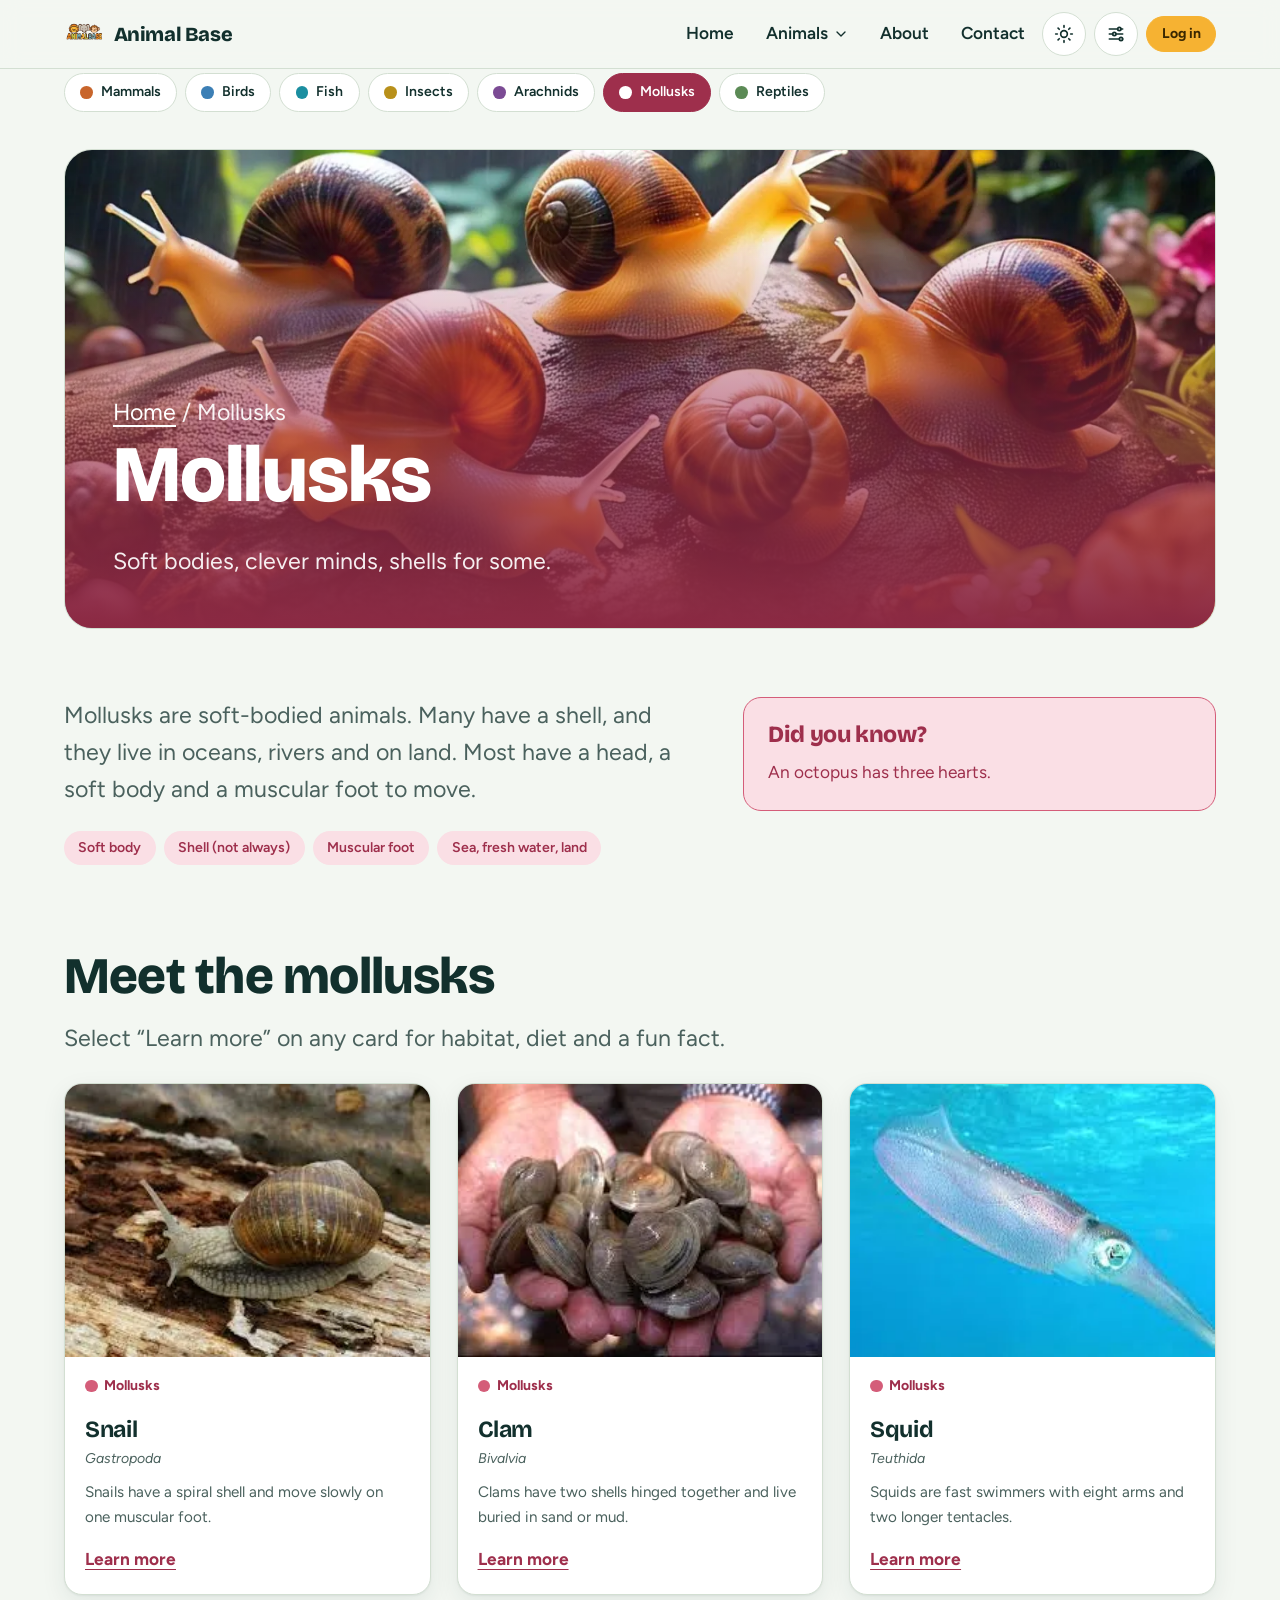
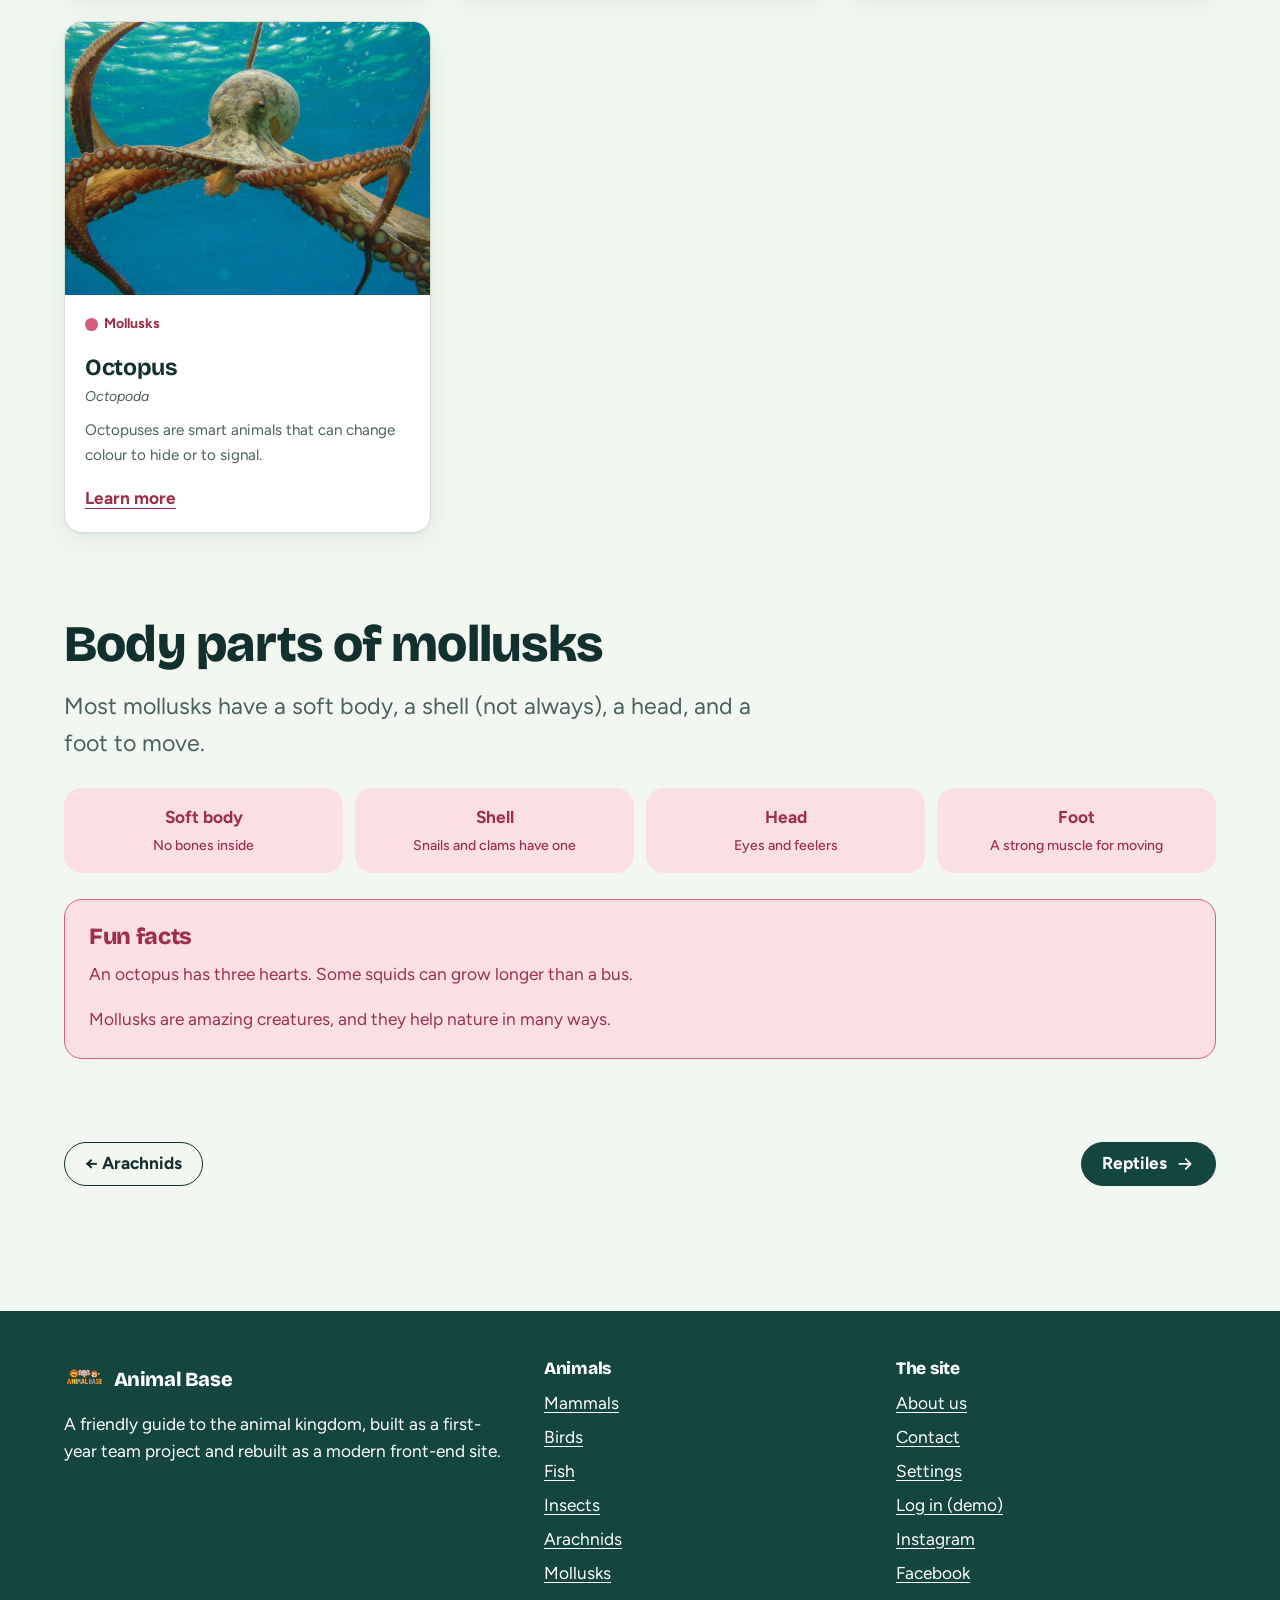
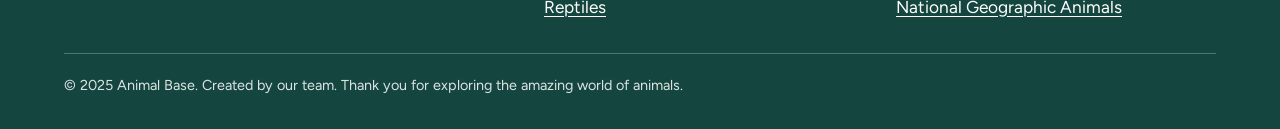
<file: mollusks.html>
<!DOCTYPE html>
<html lang="en" data-theme="light">
<head>
<meta charset="utf-8">
<meta name="viewport" content="width=device-width, initial-scale=1">
<title>Mollusks | Animal Base</title>
<meta name="description" content="Snails, clams, squids and octopuses: learn about soft-bodied mollusks and their amazing shells.">
<meta name="theme-color" content="#14463f">
<link rel="canonical" href="https://shaher06.github.io/Animal-Site/mollusks.html">
<meta property="og:type" content="website">
<meta property="og:site_name" content="Animal Base">
<meta property="og:title" content="Mollusks | Animal Base">
<meta property="og:description" content="Snails, clams, squids and octopuses: learn about soft-bodied mollusks and their amazing shells.">
<meta property="og:image" content="https://shaher06.github.io/Animal-Site/assets/img/hero/mollusks-hero.webp">
<meta name="twitter:card" content="summary_large_image">
<link rel="icon" type="image/png" sizes="32x32" href="assets/img/brand/favicon-32.png">
<link rel="apple-touch-icon" href="assets/img/brand/apple-touch-icon.png">
<link rel="preconnect" href="https://fonts.googleapis.com">
<link rel="preconnect" href="https://fonts.gstatic.com" crossorigin>
<link rel="stylesheet" href="https://fonts.googleapis.com/css2?family=Bricolage+Grotesque:opsz,wght@12..96,600;700;800&family=Figtree:wght@400;500;600;700&display=swap">
<script src="assets/js/theme-init.js"></script>
<link rel="stylesheet" href="assets/css/base.css">
<link rel="stylesheet" href="assets/css/components.css">
<link rel="stylesheet" href="assets/css/pages.css">
</head>
<body class="" style="--c:#D45D79;--c-ink:#9E2F4C;--c-tint:#FADFE5">
<svg width="0" height="0" style="position:absolute" aria-hidden="true" focusable="false"><symbol id="i-search" viewBox="0 0 24 24" fill="none" stroke="currentColor" stroke-width="2" stroke-linecap="round" stroke-linejoin="round"><circle cx="11" cy="11" r="7"/><path d="m20 20-3.5-3.5"/></symbol><symbol id="i-menu" viewBox="0 0 24 24" fill="none" stroke="currentColor" stroke-width="2" stroke-linecap="round" stroke-linejoin="round"><path d="M4 7h16M4 12h16M4 17h16"/></symbol><symbol id="i-close" viewBox="0 0 24 24" fill="none" stroke="currentColor" stroke-width="2" stroke-linecap="round" stroke-linejoin="round"><path d="M6 6l12 12M18 6 6 18"/></symbol><symbol id="i-sun" viewBox="0 0 24 24" fill="none" stroke="currentColor" stroke-width="2" stroke-linecap="round" stroke-linejoin="round"><circle cx="12" cy="12" r="4"/><path d="M12 2v2M12 20v2M4.9 4.9l1.4 1.4M17.7 17.7l1.4 1.4M2 12h2M20 12h2M4.9 19.1l1.4-1.4M17.7 6.3l1.4-1.4"/></symbol><symbol id="i-moon" viewBox="0 0 24 24" fill="none" stroke="currentColor" stroke-width="2" stroke-linecap="round" stroke-linejoin="round"><path d="M21 13A9 9 0 1 1 11 3a7 7 0 0 0 10 10z"/></symbol><symbol id="i-chevron" viewBox="0 0 24 24" fill="none" stroke="currentColor" stroke-width="2" stroke-linecap="round" stroke-linejoin="round"><path d="m6 9 6 6 6-6"/></symbol><symbol id="i-arrow" viewBox="0 0 24 24" fill="none" stroke="currentColor" stroke-width="2" stroke-linecap="round" stroke-linejoin="round"><path d="M5 12h14M13 6l6 6-6 6"/></symbol><symbol id="i-info" viewBox="0 0 24 24" fill="none" stroke="currentColor" stroke-width="2" stroke-linecap="round" stroke-linejoin="round"><circle cx="12" cy="12" r="9"/><path d="M12 11v5M12 8h.01"/></symbol><symbol id="i-sliders" viewBox="0 0 24 24" fill="none" stroke="currentColor" stroke-width="2" stroke-linecap="round" stroke-linejoin="round"><path d="M4 6h10M18 6h2M4 12h4M12 12h8M4 18h12M20 18h0"/><circle cx="16" cy="6" r="2"/><circle cx="10" cy="12" r="2"/><circle cx="18" cy="18" r="2"/></symbol></svg>
<a class="skip-link" href="#main">Skip to main content</a>
<header class="site-header">
  <div class="container site-header__inner">
    <a class="brand" href="home.html"><img src="assets/img/brand/logo.webp" alt="" width="40" height="40"><span>Animal Base</span></a>
    <button class="icon-btn nav-toggle" type="button" aria-expanded="false" aria-controls="site-nav" aria-label="Menu"><svg aria-hidden="true" focusable="false"><use href="#i-menu"/></svg></button>
    <nav id="site-nav" class="site-nav" aria-label="Main">
      <ul class="site-nav__list">
        <li><a class="nav-link" href="home.html">Home</a></li>
        <li class="has-menu"><button class="nav-link" type="button" data-menu-button aria-expanded="false" aria-controls="animals-menu" aria-current="true">Animals <svg aria-hidden="true" focusable="false"><use href="#i-chevron"/></svg></button>
          <ul id="animals-menu" class="mega" hidden><li><a href="mammals.html"><span class="dot" style="--dot:#C8652B"></span>Mammals</a></li><li><a href="birds.html"><span class="dot" style="--dot:#3C7FB5"></span>Birds</a></li><li><a href="fish.html"><span class="dot" style="--dot:#1B8EA0"></span>Fish</a></li><li><a href="insects.html"><span class="dot" style="--dot:#B8901A"></span>Insects</a></li><li><a href="arachnids.html"><span class="dot" style="--dot:#7B4B94"></span>Arachnids</a></li><li><a href="mollusks.html" aria-current=page><span class="dot" style="--dot:#D45D79"></span>Mollusks</a></li><li><a href="reptiles.html"><span class="dot" style="--dot:#5B8A55"></span>Reptiles</a></li></ul></li>
        <li><a class="nav-link" href="about.html">About</a></li>
        <li><a class="nav-link" href="contact.html">Contact</a></li>
      </ul>
      <div class="header-actions">
        <button class="icon-btn theme-toggle" type="button" aria-label="Switch between light and dark theme"><svg class="icon-sun" aria-hidden="true" focusable="false"><use href="#i-sun"/></svg><svg class="icon-moon" aria-hidden="true" focusable="false"><use href="#i-moon"/></svg></button>
        <a class="icon-btn" href="settings.html" aria-label="Settings"><svg aria-hidden="true" focusable="false"><use href="#i-sliders"/></svg></a>
        <a class="btn btn--small btn--sun" href="login.html">Log in</a>
      </div>
    </nav>
  </div>
</header>
<main id="main">
<div class="container">
  <nav aria-label="Animal categories"><ul class="cat-nav"><li><a href="mammals.html" style="--dot:#C8652B"><span class="dot"></span>Mammals</a></li><li><a href="birds.html" style="--dot:#3C7FB5"><span class="dot"></span>Birds</a></li><li><a href="fish.html" style="--dot:#1B8EA0"><span class="dot"></span>Fish</a></li><li><a href="insects.html" style="--dot:#B8901A"><span class="dot"></span>Insects</a></li><li><a href="arachnids.html" style="--dot:#7B4B94"><span class="dot"></span>Arachnids</a></li><li><a href="mollusks.html" style="--dot:#D45D79" aria-current=page><span class="dot"></span>Mollusks</a></li><li><a href="reptiles.html" style="--dot:#5B8A55"><span class="dot"></span>Reptiles</a></li></ul></nav>
  <section class="page-hero" style="--focus:50% 50%">
    <img class="page-hero__img" src="assets/img/hero/mollusks-hero.webp" alt="" width="1280" height="720" fetchpriority="high">
    <div class="page-hero__body">
      <p class="crumbs"><a href="home.html">Home</a> / Mollusks</p>
      <h1>Mollusks</h1>
      <p>Soft bodies, clever minds, shells for some.</p>
    </div>
  </section>
</div>
<section class="section section--tight"><div class="container intro-grid">
  <div><p class="lead">Mollusks are soft-bodied animals. Many have a shell, and they live in oceans, rivers and on land. Most have a head, a soft body and a muscular foot to move.</p><ul class="traits" aria-label="Key traits"><li>Soft body</li><li>Shell (not always)</li><li>Muscular foot</li><li>Sea, fresh water, land</li></ul></div>
  <aside class="callout"><h2>Did you know?</h2><p>An octopus has three hearts.</p></aside>
</div></section>
<section class="section section--tight" id="animals"><div class="container">
  <div class="section__head"><h2>Meet the mollusks</h2><p>Select “Learn more” on any card for habitat, diet and a fun fact.</p></div>
  <ul class="card-grid"><li data-id="snail" data-cat="mollusks"><article class="animal-card" style="--c:#D45D79;--c-ink:#9E2F4C;--c-tint:#FADFE5;--focus:50% 50%">
  <div class="animal-card__media"><img src="assets/img/animals/snail.webp" alt="A snail on a rotting log" width="640" height="480" loading="lazy" decoding="async"></div>
  <div class="animal-card__body">
    <p class="animal-card__tag"><span class="dot"></span>Mollusks</p>
    <h3>Snail</h3>
    <p class="sci">Gastropoda</p>
    <p class="summary">Snails have a spiral shell and move slowly on one muscular foot.</p>
    <button class="animal-card__more" type="button" data-animal="snail" aria-label="Learn more about Snail">Learn more</button>
  </div>
</article></li><li data-id="clam" data-cat="mollusks"><article class="animal-card" style="--c:#D45D79;--c-ink:#9E2F4C;--c-tint:#FADFE5;--focus:50% 50%">
  <div class="animal-card__media"><img src="assets/img/animals/clam.webp" alt="A handful of clams" width="640" height="480" loading="lazy" decoding="async"></div>
  <div class="animal-card__body">
    <p class="animal-card__tag"><span class="dot"></span>Mollusks</p>
    <h3>Clam</h3>
    <p class="sci">Bivalvia</p>
    <p class="summary">Clams have two shells hinged together and live buried in sand or mud.</p>
    <button class="animal-card__more" type="button" data-animal="clam" aria-label="Learn more about Clam">Learn more</button>
  </div>
</article></li><li data-id="squid" data-cat="mollusks"><article class="animal-card" style="--c:#D45D79;--c-ink:#9E2F4C;--c-tint:#FADFE5;--focus:50% 50%">
  <div class="animal-card__media"><img src="assets/img/animals/squid.webp" alt="A translucent squid swimming in blue water" width="640" height="480" loading="lazy" decoding="async"></div>
  <div class="animal-card__body">
    <p class="animal-card__tag"><span class="dot"></span>Mollusks</p>
    <h3>Squid</h3>
    <p class="sci">Teuthida</p>
    <p class="summary">Squids are fast swimmers with eight arms and two longer tentacles.</p>
    <button class="animal-card__more" type="button" data-animal="squid" aria-label="Learn more about Squid">Learn more</button>
  </div>
</article></li><li data-id="octopus" data-cat="mollusks"><article class="animal-card" style="--c:#D45D79;--c-ink:#9E2F4C;--c-tint:#FADFE5;--focus:50% 45%">
  <div class="animal-card__media"><img src="assets/img/animals/octopus.webp" alt="An octopus on a rock underwater" width="640" height="480" loading="lazy" decoding="async"></div>
  <div class="animal-card__body">
    <p class="animal-card__tag"><span class="dot"></span>Mollusks</p>
    <h3>Octopus</h3>
    <p class="sci">Octopoda</p>
    <p class="summary">Octopuses are smart animals that can change colour to hide or to signal.</p>
    <button class="animal-card__more" type="button" data-animal="octopus" aria-label="Learn more about Octopus">Learn more</button>
  </div>
</article></li></ul>
</div></section>
<section class="section section--tight"><div class="container">
  <div class="section__head"><h2>Body parts of mollusks</h2><p>Most mollusks have a soft body, a shell (not always), a head, and a foot to move.</p></div>
  <ul class="anatomy"><li>Soft body<span>No bones inside</span></li><li>Shell<span>Snails and clams have one</span></li><li>Head<span>Eyes and feelers</span></li><li>Foot<span>A strong muscle for moving</span></li></ul>
  <div class="callout" style="margin-top:var(--space)"><h2>Fun facts</h2><p>An octopus has three hearts. Some squids can grow longer than a bus.</p><p>Mollusks are amazing creatures, and they help nature in many ways.</p></div>
</div></section>
<section class="section section--tight"><div class="container" style="display:flex;justify-content:space-between;gap:1rem;flex-wrap:wrap">
  <a class="btn btn--ghost" href="arachnids.html">← Arachnids</a>
  <a class="btn" href="reptiles.html">Reptiles <svg aria-hidden="true" focusable="false"><use href="#i-arrow"/></svg></a>
</div></section>
</main>
<footer class="site-footer">
  <div class="container">
    <div class="site-footer__grid">
      <div>
        <a class="brand" href="home.html"><img src="assets/img/brand/logo.webp" alt="" width="40" height="40"><span>Animal Base</span></a>
        <p>A friendly guide to the animal kingdom, built as a first-year team project and rebuilt as a modern front-end site.</p>
      </div>
      <div><h2>Animals</h2><ul><li><a href="mammals.html">Mammals</a></li><li><a href="birds.html">Birds</a></li><li><a href="fish.html">Fish</a></li><li><a href="insects.html">Insects</a></li><li><a href="arachnids.html">Arachnids</a></li><li><a href="mollusks.html">Mollusks</a></li><li><a href="reptiles.html">Reptiles</a></li></ul></div>
      <div><h2>The site</h2><ul>
        <li><a href="about.html">About us</a></li><li><a href="contact.html">Contact</a></li>
        <li><a href="settings.html">Settings</a></li><li><a href="login.html">Log in (demo)</a></li>
        <li><a href="https://www.instagram.com/animal.base/?igsh=c2E0MnZxZGQ4dTBm#" target="_blank" rel="noopener">Instagram</a></li>
        <li><a href="https://www.facebook.com/groups/animalsworld.dk/?ref=share&mibextid=NSMWBT" target="_blank" rel="noopener">Facebook</a></li>
        <li><a href="https://www.nationalgeographic.com/animals" target="_blank" rel="noopener">National Geographic Animals</a></li>
      </ul></div>
    </div>
    <small>© 2025 Animal Base. Created by our team. Thank you for exploring the amazing world of animals.</small>
  </div>
</footer>
<dialog id="animal-dialog" class="dialog" aria-labelledby="dialog-title">
  <button class="icon-btn dialog__close" type="button" aria-label="Close details"><svg aria-hidden="true" focusable="false"><use href="#i-close"/></svg></button>
  <div class="dialog__media"></div>
  <div class="dialog__body">
    <p class="animal-card__tag" data-d-cat></p>
    <h2 id="dialog-title"></h2>
    <p class="sci" style="font-style:italic;color:var(--ink-soft)" data-d-sci></p>
    <p data-d-summary></p>
    <dl class="facts">
      <div><dt>Habitat</dt><dd data-d-habitat></dd></div>
      <div><dt>Diet</dt><dd data-d-diet></dd></div>
    </dl>
    <p class="fun-fact"><strong>Fun fact:</strong> <span data-d-fun></span></p>
    <p class="hint" style="font-size:var(--step--1);color:var(--ink-soft)" data-d-credit hidden></p>
    <a class="btn btn--ghost btn--small" data-d-wiki target="_blank" rel="noopener" href="#">Read more on Wikipedia (opens in a new tab)</a>
  </div>
</dialog>

<script src="assets/js/data.js"></script>
<script src="assets/js/site.js" defer></script>
<script src="assets/js/catalog.js" defer></script>
</body>
</html>
</file>
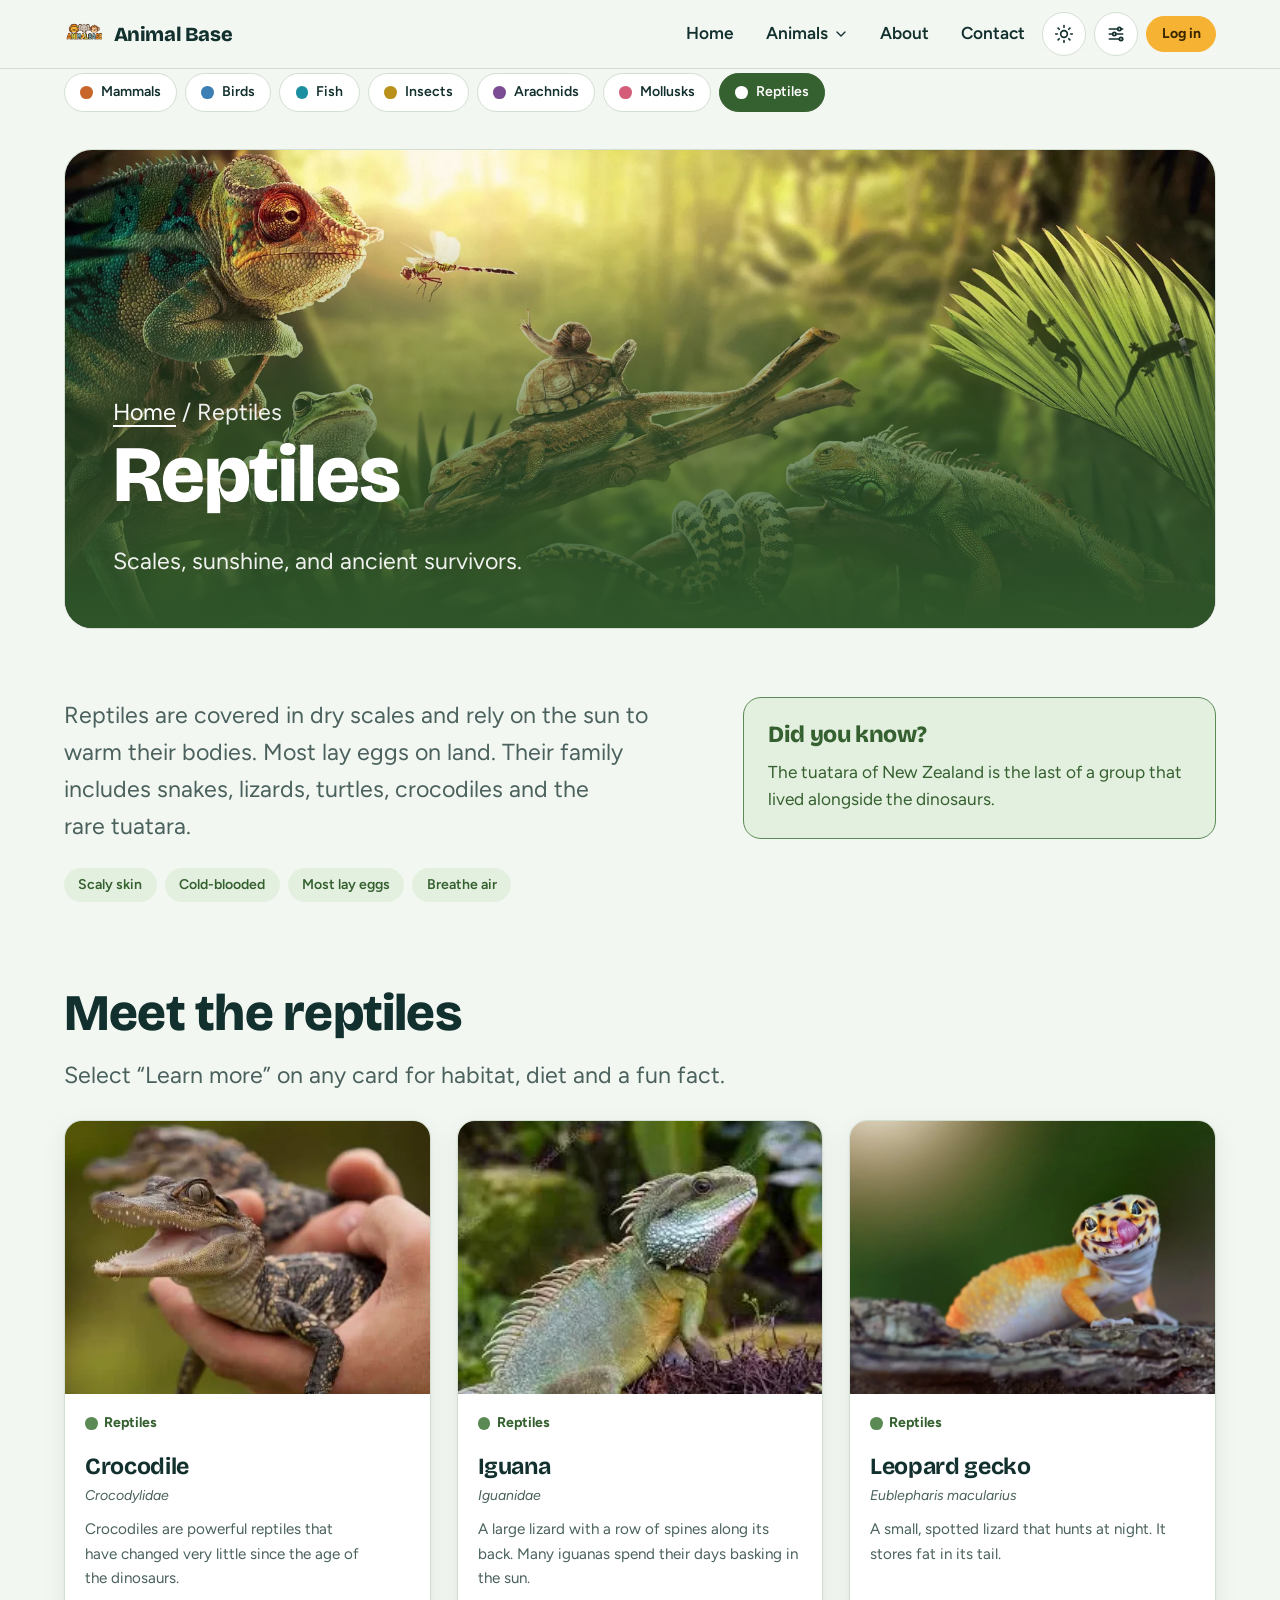
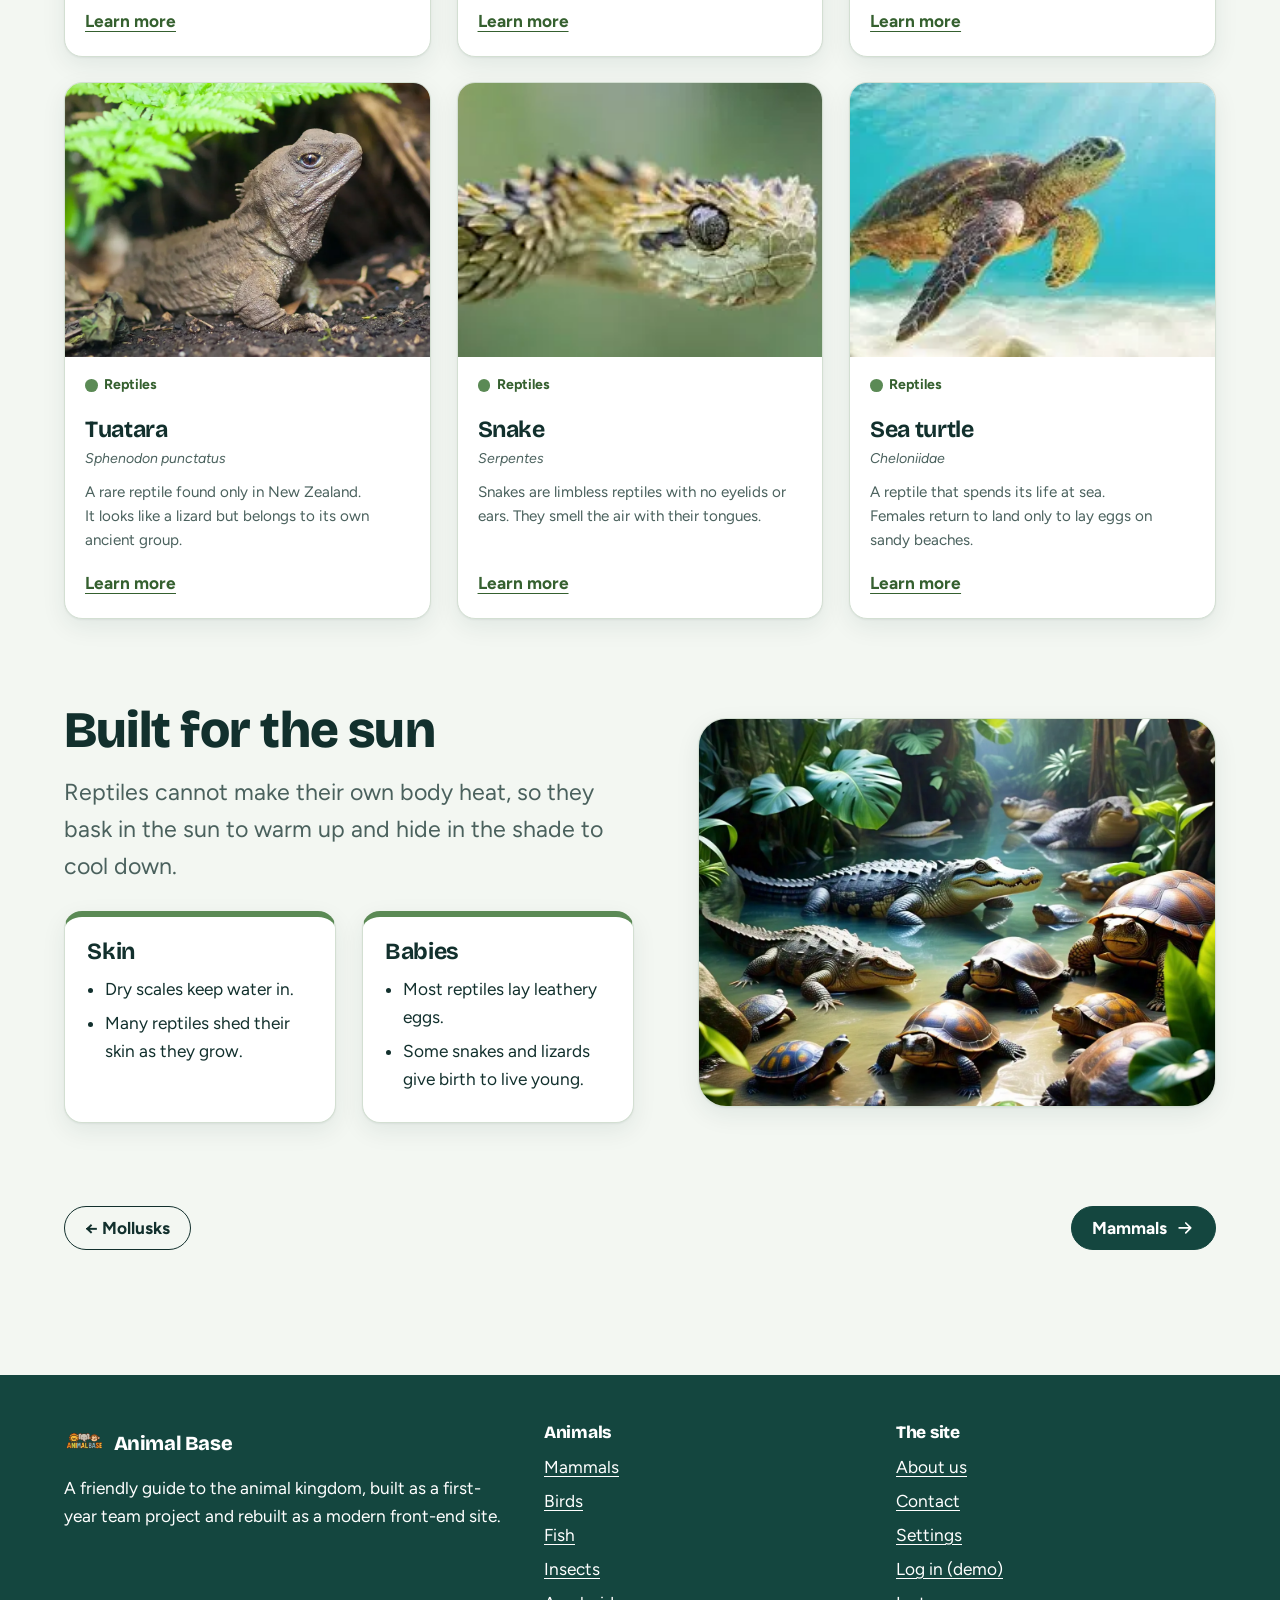
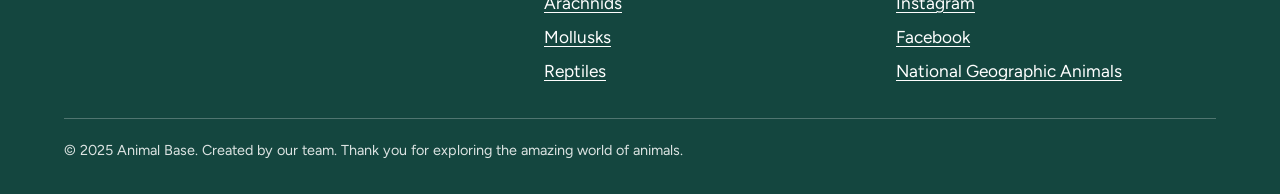
<file: reptiles.html>
<!DOCTYPE html>
<html lang="en" data-theme="light">
<head>
<meta charset="utf-8">
<meta name="viewport" content="width=device-width, initial-scale=1">
<title>Reptiles | Animal Base</title>
<meta name="description" content="Explore crocodiles, iguanas, geckos, tuataras, snakes and sea turtles, the scaly survivors of the animal kingdom.">
<meta name="theme-color" content="#14463f">
<link rel="canonical" href="https://shaher06.github.io/Animal-Site/reptiles.html">
<meta property="og:type" content="website">
<meta property="og:site_name" content="Animal Base">
<meta property="og:title" content="Reptiles | Animal Base">
<meta property="og:description" content="Explore crocodiles, iguanas, geckos, tuataras, snakes and sea turtles, the scaly survivors of the animal kingdom.">
<meta property="og:image" content="https://shaher06.github.io/Animal-Site/assets/img/hero/reptiles-jungle.webp">
<meta name="twitter:card" content="summary_large_image">
<link rel="icon" type="image/png" sizes="32x32" href="assets/img/brand/favicon-32.png">
<link rel="apple-touch-icon" href="assets/img/brand/apple-touch-icon.png">
<link rel="preconnect" href="https://fonts.googleapis.com">
<link rel="preconnect" href="https://fonts.gstatic.com" crossorigin>
<link rel="stylesheet" href="https://fonts.googleapis.com/css2?family=Bricolage+Grotesque:opsz,wght@12..96,600;700;800&family=Figtree:wght@400;500;600;700&display=swap">
<script src="assets/js/theme-init.js"></script>
<link rel="stylesheet" href="assets/css/base.css">
<link rel="stylesheet" href="assets/css/components.css">
<link rel="stylesheet" href="assets/css/pages.css">
</head>
<body class="" style="--c:#5B8A55;--c-ink:#35602F;--c-tint:#E3EFDF">
<svg width="0" height="0" style="position:absolute" aria-hidden="true" focusable="false"><symbol id="i-search" viewBox="0 0 24 24" fill="none" stroke="currentColor" stroke-width="2" stroke-linecap="round" stroke-linejoin="round"><circle cx="11" cy="11" r="7"/><path d="m20 20-3.5-3.5"/></symbol><symbol id="i-menu" viewBox="0 0 24 24" fill="none" stroke="currentColor" stroke-width="2" stroke-linecap="round" stroke-linejoin="round"><path d="M4 7h16M4 12h16M4 17h16"/></symbol><symbol id="i-close" viewBox="0 0 24 24" fill="none" stroke="currentColor" stroke-width="2" stroke-linecap="round" stroke-linejoin="round"><path d="M6 6l12 12M18 6 6 18"/></symbol><symbol id="i-sun" viewBox="0 0 24 24" fill="none" stroke="currentColor" stroke-width="2" stroke-linecap="round" stroke-linejoin="round"><circle cx="12" cy="12" r="4"/><path d="M12 2v2M12 20v2M4.9 4.9l1.4 1.4M17.7 17.7l1.4 1.4M2 12h2M20 12h2M4.9 19.1l1.4-1.4M17.7 6.3l1.4-1.4"/></symbol><symbol id="i-moon" viewBox="0 0 24 24" fill="none" stroke="currentColor" stroke-width="2" stroke-linecap="round" stroke-linejoin="round"><path d="M21 13A9 9 0 1 1 11 3a7 7 0 0 0 10 10z"/></symbol><symbol id="i-chevron" viewBox="0 0 24 24" fill="none" stroke="currentColor" stroke-width="2" stroke-linecap="round" stroke-linejoin="round"><path d="m6 9 6 6 6-6"/></symbol><symbol id="i-arrow" viewBox="0 0 24 24" fill="none" stroke="currentColor" stroke-width="2" stroke-linecap="round" stroke-linejoin="round"><path d="M5 12h14M13 6l6 6-6 6"/></symbol><symbol id="i-info" viewBox="0 0 24 24" fill="none" stroke="currentColor" stroke-width="2" stroke-linecap="round" stroke-linejoin="round"><circle cx="12" cy="12" r="9"/><path d="M12 11v5M12 8h.01"/></symbol><symbol id="i-sliders" viewBox="0 0 24 24" fill="none" stroke="currentColor" stroke-width="2" stroke-linecap="round" stroke-linejoin="round"><path d="M4 6h10M18 6h2M4 12h4M12 12h8M4 18h12M20 18h0"/><circle cx="16" cy="6" r="2"/><circle cx="10" cy="12" r="2"/><circle cx="18" cy="18" r="2"/></symbol></svg>
<a class="skip-link" href="#main">Skip to main content</a>
<header class="site-header">
  <div class="container site-header__inner">
    <a class="brand" href="home.html"><img src="assets/img/brand/logo.webp" alt="" width="40" height="40"><span>Animal Base</span></a>
    <button class="icon-btn nav-toggle" type="button" aria-expanded="false" aria-controls="site-nav" aria-label="Menu"><svg aria-hidden="true" focusable="false"><use href="#i-menu"/></svg></button>
    <nav id="site-nav" class="site-nav" aria-label="Main">
      <ul class="site-nav__list">
        <li><a class="nav-link" href="home.html">Home</a></li>
        <li class="has-menu"><button class="nav-link" type="button" data-menu-button aria-expanded="false" aria-controls="animals-menu" aria-current="true">Animals <svg aria-hidden="true" focusable="false"><use href="#i-chevron"/></svg></button>
          <ul id="animals-menu" class="mega" hidden><li><a href="mammals.html"><span class="dot" style="--dot:#C8652B"></span>Mammals</a></li><li><a href="birds.html"><span class="dot" style="--dot:#3C7FB5"></span>Birds</a></li><li><a href="fish.html"><span class="dot" style="--dot:#1B8EA0"></span>Fish</a></li><li><a href="insects.html"><span class="dot" style="--dot:#B8901A"></span>Insects</a></li><li><a href="arachnids.html"><span class="dot" style="--dot:#7B4B94"></span>Arachnids</a></li><li><a href="mollusks.html"><span class="dot" style="--dot:#D45D79"></span>Mollusks</a></li><li><a href="reptiles.html" aria-current=page><span class="dot" style="--dot:#5B8A55"></span>Reptiles</a></li></ul></li>
        <li><a class="nav-link" href="about.html">About</a></li>
        <li><a class="nav-link" href="contact.html">Contact</a></li>
      </ul>
      <div class="header-actions">
        <button class="icon-btn theme-toggle" type="button" aria-label="Switch between light and dark theme"><svg class="icon-sun" aria-hidden="true" focusable="false"><use href="#i-sun"/></svg><svg class="icon-moon" aria-hidden="true" focusable="false"><use href="#i-moon"/></svg></button>
        <a class="icon-btn" href="settings.html" aria-label="Settings"><svg aria-hidden="true" focusable="false"><use href="#i-sliders"/></svg></a>
        <a class="btn btn--small btn--sun" href="login.html">Log in</a>
      </div>
    </nav>
  </div>
</header>
<main id="main">
<div class="container">
  <nav aria-label="Animal categories"><ul class="cat-nav"><li><a href="mammals.html" style="--dot:#C8652B"><span class="dot"></span>Mammals</a></li><li><a href="birds.html" style="--dot:#3C7FB5"><span class="dot"></span>Birds</a></li><li><a href="fish.html" style="--dot:#1B8EA0"><span class="dot"></span>Fish</a></li><li><a href="insects.html" style="--dot:#B8901A"><span class="dot"></span>Insects</a></li><li><a href="arachnids.html" style="--dot:#7B4B94"><span class="dot"></span>Arachnids</a></li><li><a href="mollusks.html" style="--dot:#D45D79"><span class="dot"></span>Mollusks</a></li><li><a href="reptiles.html" style="--dot:#5B8A55" aria-current=page><span class="dot"></span>Reptiles</a></li></ul></nav>
  <section class="page-hero" style="--focus:50% 50%">
    <img class="page-hero__img" src="assets/img/hero/reptiles-jungle.webp" alt="" width="1280" height="720" fetchpriority="high">
    <div class="page-hero__body">
      <p class="crumbs"><a href="home.html">Home</a> / Reptiles</p>
      <h1>Reptiles</h1>
      <p>Scales, sunshine, and ancient survivors.</p>
    </div>
  </section>
</div>
<section class="section section--tight"><div class="container intro-grid">
  <div><p class="lead">Reptiles are covered in dry scales and rely on the sun to warm their bodies. Most lay eggs on land. Their family includes snakes, lizards, turtles, crocodiles and the rare tuatara.</p><ul class="traits" aria-label="Key traits"><li>Scaly skin</li><li>Cold-blooded</li><li>Most lay eggs</li><li>Breathe air</li></ul></div>
  <aside class="callout"><h2>Did you know?</h2><p>The tuatara of New Zealand is the last of a group that lived alongside the dinosaurs.</p></aside>
</div></section>
<section class="section section--tight" id="animals"><div class="container">
  <div class="section__head"><h2>Meet the reptiles</h2><p>Select “Learn more” on any card for habitat, diet and a fun fact.</p></div>
  <ul class="card-grid"><li data-id="crocodile" data-cat="reptiles"><article class="animal-card" style="--c:#5B8A55;--c-ink:#35602F;--c-tint:#E3EFDF;--focus:50% 35%">
  <div class="animal-card__media"><img src="assets/img/animals/crocodile.webp" alt="A young crocodile held in a person&#x27;s hand" width="640" height="480" loading="lazy" decoding="async"></div>
  <div class="animal-card__body">
    <p class="animal-card__tag"><span class="dot"></span>Reptiles</p>
    <h3>Crocodile</h3>
    <p class="sci">Crocodylidae</p>
    <p class="summary">Crocodiles are powerful reptiles that have changed very little since the age of the dinosaurs.</p>
    <button class="animal-card__more" type="button" data-animal="crocodile" aria-label="Learn more about Crocodile">Learn more</button>
  </div>
</article></li><li data-id="iguana" data-cat="reptiles"><article class="animal-card" style="--c:#5B8A55;--c-ink:#35602F;--c-tint:#E3EFDF;--focus:50% 40%">
  <div class="animal-card__media"><img src="assets/img/animals/iguana.webp" alt="A green lizard with a spiny crest" width="640" height="480" loading="lazy" decoding="async"></div>
  <div class="animal-card__body">
    <p class="animal-card__tag"><span class="dot"></span>Reptiles</p>
    <h3>Iguana</h3>
    <p class="sci">Iguanidae</p>
    <p class="summary">A large lizard with a row of spines along its back. Many iguanas spend their days basking in the sun.</p>
    <button class="animal-card__more" type="button" data-animal="iguana" aria-label="Learn more about Iguana">Learn more</button>
  </div>
</article></li><li data-id="leopard-gecko" data-cat="reptiles"><article class="animal-card" style="--c:#5B8A55;--c-ink:#35602F;--c-tint:#E3EFDF;--focus:50% 50%">
  <div class="animal-card__media"><img src="assets/img/animals/leopard-gecko.webp" alt="A spotted orange and yellow leopard gecko on a rock" width="640" height="480" loading="lazy" decoding="async"></div>
  <div class="animal-card__body">
    <p class="animal-card__tag"><span class="dot"></span>Reptiles</p>
    <h3>Leopard gecko</h3>
    <p class="sci">Eublepharis macularius</p>
    <p class="summary">A small, spotted lizard that hunts at night. It stores fat in its tail.</p>
    <button class="animal-card__more" type="button" data-animal="leopard-gecko" aria-label="Learn more about Leopard gecko">Learn more</button>
  </div>
</article></li><li data-id="tuatara" data-cat="reptiles"><article class="animal-card" style="--c:#5B8A55;--c-ink:#35602F;--c-tint:#E3EFDF;--focus:50% 45%">
  <div class="animal-card__media"><img src="assets/img/animals/tuatara.webp" alt="A tuatara beside green fern leaves" width="640" height="480" loading="lazy" decoding="async"></div>
  <div class="animal-card__body">
    <p class="animal-card__tag"><span class="dot"></span>Reptiles</p>
    <h3>Tuatara</h3>
    <p class="sci">Sphenodon punctatus</p>
    <p class="summary">A rare reptile found only in New Zealand. It looks like a lizard but belongs to its own ancient group.</p>
    <button class="animal-card__more" type="button" data-animal="tuatara" aria-label="Learn more about Tuatara">Learn more</button>
  </div>
</article></li><li data-id="snake" data-cat="reptiles"><article class="animal-card" style="--c:#5B8A55;--c-ink:#35602F;--c-tint:#E3EFDF;--focus:50% 50%">
  <div class="animal-card__media"><img src="assets/img/animals/snake.webp" alt="The scaly head of a snake" width="640" height="480" loading="lazy" decoding="async"></div>
  <div class="animal-card__body">
    <p class="animal-card__tag"><span class="dot"></span>Reptiles</p>
    <h3>Snake</h3>
    <p class="sci">Serpentes</p>
    <p class="summary">Snakes are limbless reptiles with no eyelids or ears. They smell the air with their tongues.</p>
    <button class="animal-card__more" type="button" data-animal="snake" aria-label="Learn more about Snake">Learn more</button>
  </div>
</article></li><li data-id="sea-turtle" data-cat="reptiles"><article class="animal-card" style="--c:#5B8A55;--c-ink:#35602F;--c-tint:#E3EFDF;--focus:50% 50%">
  <div class="animal-card__media"><img src="assets/img/animals/sea-turtle.webp" alt="A sea turtle swimming above a sandy seabed" width="640" height="480" loading="lazy" decoding="async"></div>
  <div class="animal-card__body">
    <p class="animal-card__tag"><span class="dot"></span>Reptiles</p>
    <h3>Sea turtle</h3>
    <p class="sci">Cheloniidae</p>
    <p class="summary">A reptile that spends its life at sea. Females return to land only to lay eggs on sandy beaches.</p>
    <button class="animal-card__more" type="button" data-animal="sea-turtle" aria-label="Learn more about Sea turtle">Learn more</button>
  </div>
</article></li></ul>
</div></section>
<section class="section section--tight"><div class="container">
  <div class="split">
    <div><div class="section__head"><h2>Built for the sun</h2><p>Reptiles cannot make their own body heat, so they bask in the sun to warm up and hide in the shade to cool down.</p></div>
      <div class="info-grid"><div class="info-card"><h3>Skin</h3><ul><li>Dry scales keep water in.</li><li>Many reptiles shed their skin as they grow.</li></ul></div><div class="info-card"><h3>Babies</h3><ul><li>Most reptiles lay leathery eggs.</li><li>Some snakes and lizards give birth to live young.</li></ul></div></div></div>
    <div class="split__media"><img src="assets/img/hero/reptile-pond.webp" alt="Turtles and other reptiles gathered by a jungle stream" width="640" height="480" loading="lazy"></div>
  </div>
</div></section>
<section class="section section--tight"><div class="container" style="display:flex;justify-content:space-between;gap:1rem;flex-wrap:wrap">
  <a class="btn btn--ghost" href="mollusks.html">← Mollusks</a>
  <a class="btn" href="mammals.html">Mammals <svg aria-hidden="true" focusable="false"><use href="#i-arrow"/></svg></a>
</div></section>
</main>
<footer class="site-footer">
  <div class="container">
    <div class="site-footer__grid">
      <div>
        <a class="brand" href="home.html"><img src="assets/img/brand/logo.webp" alt="" width="40" height="40"><span>Animal Base</span></a>
        <p>A friendly guide to the animal kingdom, built as a first-year team project and rebuilt as a modern front-end site.</p>
      </div>
      <div><h2>Animals</h2><ul><li><a href="mammals.html">Mammals</a></li><li><a href="birds.html">Birds</a></li><li><a href="fish.html">Fish</a></li><li><a href="insects.html">Insects</a></li><li><a href="arachnids.html">Arachnids</a></li><li><a href="mollusks.html">Mollusks</a></li><li><a href="reptiles.html">Reptiles</a></li></ul></div>
      <div><h2>The site</h2><ul>
        <li><a href="about.html">About us</a></li><li><a href="contact.html">Contact</a></li>
        <li><a href="settings.html">Settings</a></li><li><a href="login.html">Log in (demo)</a></li>
        <li><a href="https://www.instagram.com/animal.base/?igsh=c2E0MnZxZGQ4dTBm#" target="_blank" rel="noopener">Instagram</a></li>
        <li><a href="https://www.facebook.com/groups/animalsworld.dk/?ref=share&mibextid=NSMWBT" target="_blank" rel="noopener">Facebook</a></li>
        <li><a href="https://www.nationalgeographic.com/animals" target="_blank" rel="noopener">National Geographic Animals</a></li>
      </ul></div>
    </div>
    <small>© 2025 Animal Base. Created by our team. Thank you for exploring the amazing world of animals.</small>
  </div>
</footer>
<dialog id="animal-dialog" class="dialog" aria-labelledby="dialog-title">
  <button class="icon-btn dialog__close" type="button" aria-label="Close details"><svg aria-hidden="true" focusable="false"><use href="#i-close"/></svg></button>
  <div class="dialog__media"></div>
  <div class="dialog__body">
    <p class="animal-card__tag" data-d-cat></p>
    <h2 id="dialog-title"></h2>
    <p class="sci" style="font-style:italic;color:var(--ink-soft)" data-d-sci></p>
    <p data-d-summary></p>
    <dl class="facts">
      <div><dt>Habitat</dt><dd data-d-habitat></dd></div>
      <div><dt>Diet</dt><dd data-d-diet></dd></div>
    </dl>
    <p class="fun-fact"><strong>Fun fact:</strong> <span data-d-fun></span></p>
    <p class="hint" style="font-size:var(--step--1);color:var(--ink-soft)" data-d-credit hidden></p>
    <a class="btn btn--ghost btn--small" data-d-wiki target="_blank" rel="noopener" href="#">Read more on Wikipedia (opens in a new tab)</a>
  </div>
</dialog>

<script src="assets/js/data.js"></script>
<script src="assets/js/site.js" defer></script>
<script src="assets/js/catalog.js" defer></script>
</body>
</html>
</file>
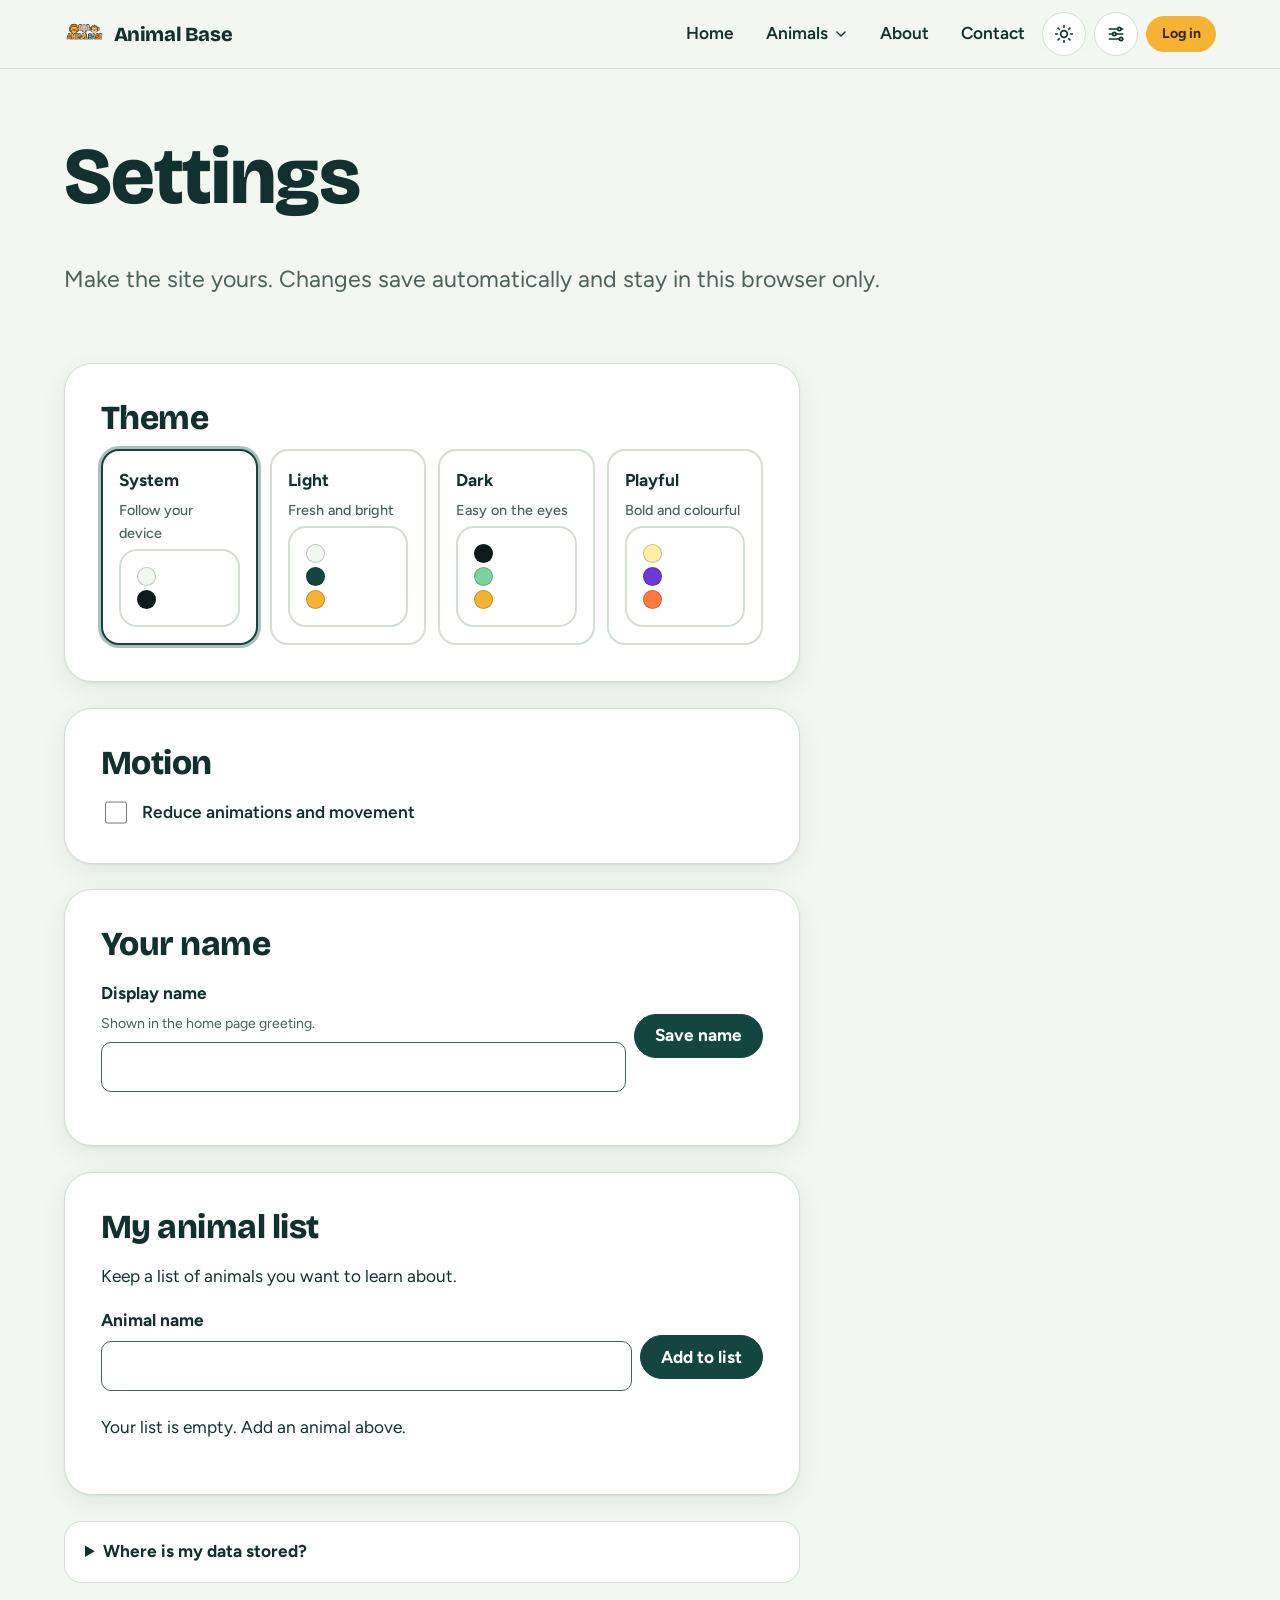
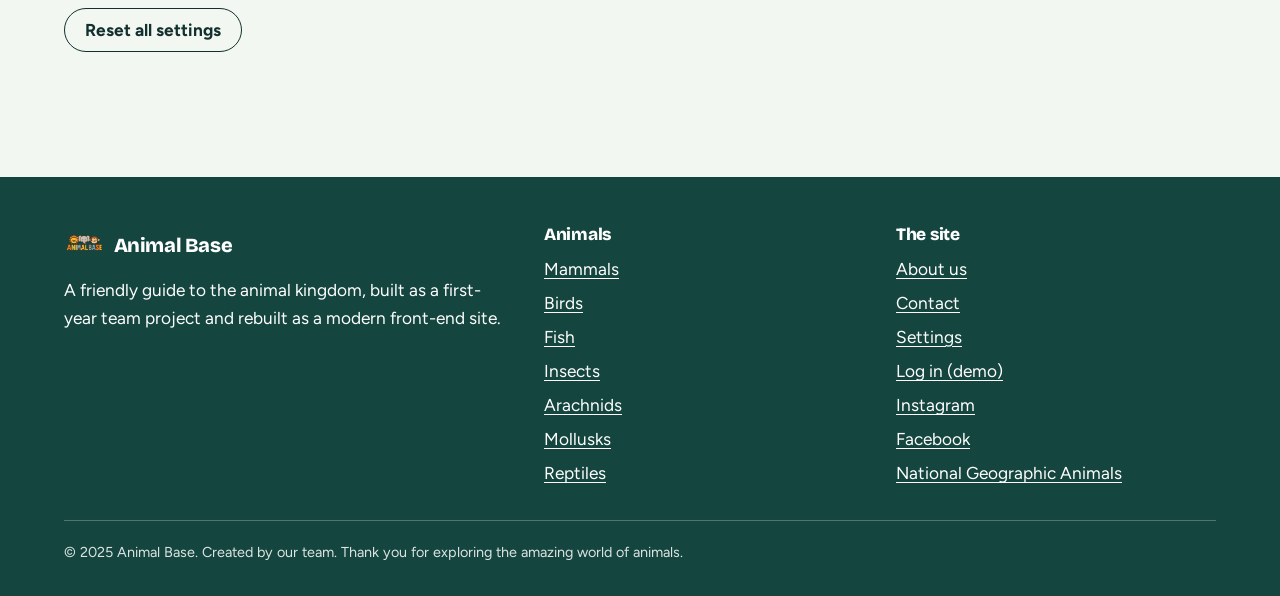
<file: settings.html>
<!DOCTYPE html>
<html lang="en" data-theme="light">
<head>
<meta charset="utf-8">
<meta name="viewport" content="width=device-width, initial-scale=1">
<title>Settings | Animal Base</title>
<meta name="description" content="Choose a light, dark or playful theme, reduce motion and keep a personal animal list. Saved only in your browser.">
<meta name="theme-color" content="#14463f">
<link rel="canonical" href="https://shaher06.github.io/Animal-Site/settings.html">
<meta property="og:type" content="website">
<meta property="og:site_name" content="Animal Base">
<meta property="og:title" content="Settings | Animal Base">
<meta property="og:description" content="Choose a light, dark or playful theme, reduce motion and keep a personal animal list. Saved only in your browser.">
<meta property="og:image" content="https://shaher06.github.io/Animal-Site/assets/img/hero/savanna-herd.webp">
<meta name="twitter:card" content="summary_large_image">
<link rel="icon" type="image/png" sizes="32x32" href="assets/img/brand/favicon-32.png">
<link rel="apple-touch-icon" href="assets/img/brand/apple-touch-icon.png">
<link rel="preconnect" href="https://fonts.googleapis.com">
<link rel="preconnect" href="https://fonts.gstatic.com" crossorigin>
<link rel="stylesheet" href="https://fonts.googleapis.com/css2?family=Bricolage+Grotesque:opsz,wght@12..96,600;700;800&family=Figtree:wght@400;500;600;700&display=swap">
<script src="assets/js/theme-init.js"></script>
<link rel="stylesheet" href="assets/css/base.css">
<link rel="stylesheet" href="assets/css/components.css">
<link rel="stylesheet" href="assets/css/pages.css">
</head>
<body class="">
<svg width="0" height="0" style="position:absolute" aria-hidden="true" focusable="false"><symbol id="i-search" viewBox="0 0 24 24" fill="none" stroke="currentColor" stroke-width="2" stroke-linecap="round" stroke-linejoin="round"><circle cx="11" cy="11" r="7"/><path d="m20 20-3.5-3.5"/></symbol><symbol id="i-menu" viewBox="0 0 24 24" fill="none" stroke="currentColor" stroke-width="2" stroke-linecap="round" stroke-linejoin="round"><path d="M4 7h16M4 12h16M4 17h16"/></symbol><symbol id="i-close" viewBox="0 0 24 24" fill="none" stroke="currentColor" stroke-width="2" stroke-linecap="round" stroke-linejoin="round"><path d="M6 6l12 12M18 6 6 18"/></symbol><symbol id="i-sun" viewBox="0 0 24 24" fill="none" stroke="currentColor" stroke-width="2" stroke-linecap="round" stroke-linejoin="round"><circle cx="12" cy="12" r="4"/><path d="M12 2v2M12 20v2M4.9 4.9l1.4 1.4M17.7 17.7l1.4 1.4M2 12h2M20 12h2M4.9 19.1l1.4-1.4M17.7 6.3l1.4-1.4"/></symbol><symbol id="i-moon" viewBox="0 0 24 24" fill="none" stroke="currentColor" stroke-width="2" stroke-linecap="round" stroke-linejoin="round"><path d="M21 13A9 9 0 1 1 11 3a7 7 0 0 0 10 10z"/></symbol><symbol id="i-chevron" viewBox="0 0 24 24" fill="none" stroke="currentColor" stroke-width="2" stroke-linecap="round" stroke-linejoin="round"><path d="m6 9 6 6 6-6"/></symbol><symbol id="i-arrow" viewBox="0 0 24 24" fill="none" stroke="currentColor" stroke-width="2" stroke-linecap="round" stroke-linejoin="round"><path d="M5 12h14M13 6l6 6-6 6"/></symbol><symbol id="i-info" viewBox="0 0 24 24" fill="none" stroke="currentColor" stroke-width="2" stroke-linecap="round" stroke-linejoin="round"><circle cx="12" cy="12" r="9"/><path d="M12 11v5M12 8h.01"/></symbol><symbol id="i-sliders" viewBox="0 0 24 24" fill="none" stroke="currentColor" stroke-width="2" stroke-linecap="round" stroke-linejoin="round"><path d="M4 6h10M18 6h2M4 12h4M12 12h8M4 18h12M20 18h0"/><circle cx="16" cy="6" r="2"/><circle cx="10" cy="12" r="2"/><circle cx="18" cy="18" r="2"/></symbol></svg>
<a class="skip-link" href="#main">Skip to main content</a>
<header class="site-header">
  <div class="container site-header__inner">
    <a class="brand" href="home.html"><img src="assets/img/brand/logo.webp" alt="" width="40" height="40"><span>Animal Base</span></a>
    <button class="icon-btn nav-toggle" type="button" aria-expanded="false" aria-controls="site-nav" aria-label="Menu"><svg aria-hidden="true" focusable="false"><use href="#i-menu"/></svg></button>
    <nav id="site-nav" class="site-nav" aria-label="Main">
      <ul class="site-nav__list">
        <li><a class="nav-link" href="home.html">Home</a></li>
        <li class="has-menu"><button class="nav-link" type="button" data-menu-button aria-expanded="false" aria-controls="animals-menu">Animals <svg aria-hidden="true" focusable="false"><use href="#i-chevron"/></svg></button>
          <ul id="animals-menu" class="mega" hidden><li><a href="mammals.html"><span class="dot" style="--dot:#C8652B"></span>Mammals</a></li><li><a href="birds.html"><span class="dot" style="--dot:#3C7FB5"></span>Birds</a></li><li><a href="fish.html"><span class="dot" style="--dot:#1B8EA0"></span>Fish</a></li><li><a href="insects.html"><span class="dot" style="--dot:#B8901A"></span>Insects</a></li><li><a href="arachnids.html"><span class="dot" style="--dot:#7B4B94"></span>Arachnids</a></li><li><a href="mollusks.html"><span class="dot" style="--dot:#D45D79"></span>Mollusks</a></li><li><a href="reptiles.html"><span class="dot" style="--dot:#5B8A55"></span>Reptiles</a></li></ul></li>
        <li><a class="nav-link" href="about.html">About</a></li>
        <li><a class="nav-link" href="contact.html">Contact</a></li>
      </ul>
      <div class="header-actions">
        <button class="icon-btn theme-toggle" type="button" aria-label="Switch between light and dark theme"><svg class="icon-sun" aria-hidden="true" focusable="false"><use href="#i-sun"/></svg><svg class="icon-moon" aria-hidden="true" focusable="false"><use href="#i-moon"/></svg></button>
        <a class="icon-btn" href="settings.html" aria-label="Settings" aria-current="page"><svg aria-hidden="true" focusable="false"><use href="#i-sliders"/></svg></a>
        <a class="btn btn--small btn--sun" href="login.html">Log in</a>
      </div>
    </nav>
  </div>
</header>
<main id="main">
<section class="home-hero"><div class="container"><h1>Settings</h1>
  <p class="lead">Make the site yours. Changes save automatically and stay in this browser only.</p></div></section>
<section class="section section--tight"><div class="container"><div class="settings-stack" id="settings">
  <div class="panel"><fieldset class="theme-options"><legend class="visually-hidden">Theme</legend>
    <h2 style="font-size:var(--step-2);grid-column:1/-1;margin:0">Theme</h2><label class="theme-option"><input type="radio" name="theme" value="system"><span>System<small>Follow your device</small><span class="swatch" aria-hidden="true"><i style=background:#f3f7f2></i><i style=background:#0d1c1b></i></span></span></label><label class="theme-option"><input type="radio" name="theme" value="light"><span>Light<small>Fresh and bright</small><span class="swatch" aria-hidden="true"><i style=background:#f3f7f2></i><i style=background:#14463f></i><i style=background:#f6b232></i></span></span></label><label class="theme-option"><input type="radio" name="theme" value="dark"><span>Dark<small>Easy on the eyes</small><span class="swatch" aria-hidden="true"><i style=background:#0d1c1b></i><i style=background:#7bd3a2></i><i style=background:#f6b232></i></span></span></label><label class="theme-option"><input type="radio" name="theme" value="playful"><span>Playful<small>Bold and colourful</small><span class="swatch" aria-hidden="true"><i style=background:#fff0a8></i><i style=background:#6a3ad6></i><i style=background:#ff7a3d></i></span></span></label></fieldset></div>
  <div class="panel"><h2 style="font-size:var(--step-2)">Motion</h2>
    <label class="switch"><input type="checkbox" id="reduce-motion"> Reduce animations and movement</label></div>
  <div class="panel"><h2 style="font-size:var(--step-2)">Your name</h2>
    <form class="inline-form" id="name-form" novalidate>
      <div class="field"><label for="display-name">Display name</label><p class="hint">Shown in the home page greeting.</p><input id="display-name" maxlength="40" autocomplete="nickname"></div>
      <button class="btn" type="submit" style="margin-top:2.1rem">Save name</button>
    </form><p class="hint" id="name-status" role="status"></p></div>
  <div class="panel"><h2 style="font-size:var(--step-2)">My animal list</h2>
    <p>Keep a list of animals you want to learn about.</p>
    <form class="inline-form" id="list-form" novalidate>
      <div class="field"><label for="list-input">Animal name</label><input id="list-input" maxlength="60" aria-describedby="list-input-error" autocomplete="off"><p class="field__error" id="list-input-error" aria-live="polite"></p></div>
      <button class="btn" type="submit" style="margin-top:1.75rem">Add to list</button>
    </form>
    <p class="hint" id="list-empty">Your list is empty. Add an animal above.</p>
    <ul class="my-list" id="my-list"></ul>
    <button class="btn btn--ghost btn--small" type="button" id="list-clear" style="margin-top:1rem" hidden>Clear list</button></div>
  <details class="disclosure"><summary>Where is my data stored?</summary>
    <p style="margin-top:.75rem">Your theme, name and list are saved in your browser’s local storage on this device. They are never uploaded, and clearing your browser data removes them.</p></details>
  <div><button class="btn btn--ghost" type="button" id="reset-all">Reset all settings</button> <span class="hint" id="reset-status" role="status"></span></div>
</div></div></section>
</main>
<footer class="site-footer">
  <div class="container">
    <div class="site-footer__grid">
      <div>
        <a class="brand" href="home.html"><img src="assets/img/brand/logo.webp" alt="" width="40" height="40"><span>Animal Base</span></a>
        <p>A friendly guide to the animal kingdom, built as a first-year team project and rebuilt as a modern front-end site.</p>
      </div>
      <div><h2>Animals</h2><ul><li><a href="mammals.html">Mammals</a></li><li><a href="birds.html">Birds</a></li><li><a href="fish.html">Fish</a></li><li><a href="insects.html">Insects</a></li><li><a href="arachnids.html">Arachnids</a></li><li><a href="mollusks.html">Mollusks</a></li><li><a href="reptiles.html">Reptiles</a></li></ul></div>
      <div><h2>The site</h2><ul>
        <li><a href="about.html">About us</a></li><li><a href="contact.html">Contact</a></li>
        <li><a href="settings.html">Settings</a></li><li><a href="login.html">Log in (demo)</a></li>
        <li><a href="https://www.instagram.com/animal.base/?igsh=c2E0MnZxZGQ4dTBm#" target="_blank" rel="noopener">Instagram</a></li>
        <li><a href="https://www.facebook.com/groups/animalsworld.dk/?ref=share&mibextid=NSMWBT" target="_blank" rel="noopener">Facebook</a></li>
        <li><a href="https://www.nationalgeographic.com/animals" target="_blank" rel="noopener">National Geographic Animals</a></li>
      </ul></div>
    </div>
    <small>© 2025 Animal Base. Created by our team. Thank you for exploring the amazing world of animals.</small>
  </div>
</footer>


<script src="assets/js/site.js" defer></script>
<script src="assets/js/settings.js" defer></script>
</body>
</html>
</file>
<file: assets/css/base.css>
/* ==========================================================================
   Animal Site: design tokens, themes, reset, typography
   Themes: light (default), dark, playful. Set via <html data-theme="...">
   Category accent (--c, --c-ink, --c-tint) is set on <body> per page.
   ========================================================================== */

:root {
  --font-display: "Bricolage Grotesque", "Trebuchet MS", system-ui, sans-serif;
  --font-body: "Figtree", system-ui, -apple-system, "Segoe UI", Roboto, sans-serif;

  --paper: #f3f7f2;
  --surface: #ffffff;
  --surface-2: #e9f0e8;
  --ink: #12302d;
  --ink-soft: #4a615d;
  --line: #d3dfd2;
  --brand: #14463f;
  --brand-ink: #ffffff;
  --sun: #f6b232;
  --sun-ink: #3a2700;
  --danger: #b3261e;
  --ok: #1f7a46;

  --c: #3e9b63;
  --c-ink: #20653d;
  --c-tint: #e0f0e5;
  --accent-text: var(--c-ink);

  --radius-s: 10px;
  --radius: 18px;
  --radius-l: 28px;
  --shadow: 0 1px 2px rgb(18 48 45 / 0.06), 0 8px 24px rgb(18 48 45 / 0.08);
  --shadow-l: 0 2px 4px rgb(18 48 45 / 0.08), 0 24px 56px rgb(18 48 45 / 0.18);
  --border-w: 1px;

  --step--1: clamp(0.82rem, 0.8rem + 0.1vw, 0.9rem);
  --step-0: clamp(1rem, 0.97rem + 0.15vw, 1.08rem);
  --step-1: clamp(1.2rem, 1.1rem + 0.5vw, 1.45rem);
  --step-2: clamp(1.5rem, 1.25rem + 1.2vw, 2.1rem);
  --step-3: clamp(2rem, 1.5rem + 2.4vw, 3.2rem);
  --step-4: clamp(2.6rem, 1.7rem + 4.5vw, 5rem);

  --space: clamp(1rem, 0.8rem + 1vw, 1.75rem);
  --section: clamp(3rem, 2rem + 4vw, 6rem);
  --container: 72rem;
  --header-h: 4.25rem;

  color-scheme: light;
}

:root[data-theme="dark"] {
  --paper: #0d1c1b;
  --surface: #152826;
  --surface-2: #1c3330;
  --ink: #e8f1ec;
  --ink-soft: #a6bbb4;
  --line: #2b4540;
  --brand: #7bd3a2;
  --brand-ink: #08201b;
  --shadow: 0 1px 2px rgb(0 0 0 / 0.3), 0 8px 24px rgb(0 0 0 / 0.35);
  --shadow-l: 0 2px 4px rgb(0 0 0 / 0.4), 0 24px 56px rgb(0 0 0 / 0.55);
  --danger: #ff8a80;
  --ok: #6fd69b;
  color-scheme: dark;
}

:root[data-theme="playful"] {
  --paper: #fff0a8;
  --surface: #ffffff;
  --surface-2: #ffe27a;
  --ink: #2e1a55;
  --ink-soft: #5b4a85;
  --line: #2e1a55;
  --brand: #6a3ad6;
  --brand-ink: #ffffff;
  --sun: #ff7a3d;
  --sun-ink: #2e1a55;
  --radius-s: 14px;
  --radius: 24px;
  --radius-l: 36px;
  --border-w: 3px;
  --shadow: 4px 5px 0 var(--ink);
  --shadow-l: 6px 8px 0 var(--ink);
  --font-display: "Bricolage Grotesque", "Comic Sans MS", "Trebuchet MS", system-ui, sans-serif;
}

/* Re-evaluated wherever a category colour is set (body, cards, dialog) */
:is(:root, body, .animal-card, .cat-tile, .dialog, .featured) { --accent-text: var(--c-ink); }
:root[data-theme="dark"] :is(:root, body, .animal-card, .cat-tile, .dialog, .featured),
:root[data-theme="dark"] { --accent-text: color-mix(in srgb, var(--c) 55%, white); }

*,
*::before,
*::after { box-sizing: border-box; }

html {
  -webkit-text-size-adjust: 100%;
  scroll-behavior: smooth;
  scroll-padding-top: calc(var(--header-h) + 1rem);
}

body {
  margin: 0;
  min-height: 100vh;
  display: flex;
  flex-direction: column;
  background: var(--paper);
  color: var(--ink);
  font-family: var(--font-body);
  font-size: var(--step-0);
  line-height: 1.6;
  text-rendering: optimizeLegibility;
  -webkit-font-smoothing: antialiased;
}

main { flex: 1 0 auto; }

img, svg { display: block; max-width: 100%; }
img { height: auto; }

h1, h2, h3, h4 {
  font-family: var(--font-display);
  line-height: 1.1;
  letter-spacing: -0.015em;
  margin: 0 0 0.5em;
  text-wrap: balance;
}
h1 { font-size: var(--step-4); font-weight: 800; }
h2 { font-size: var(--step-3); font-weight: 800; }
h3 { font-size: var(--step-1); font-weight: 700; }
h4 { font-size: var(--step-0); font-weight: 700; }

p { margin: 0 0 1em; max-width: 68ch; text-wrap: pretty; }
ul, ol { margin: 0 0 1em; padding-left: 1.25em; }
a { color: var(--accent-text); text-underline-offset: 0.2em; }
a:hover { text-decoration-thickness: 2px; }

button, input, select, textarea { font: inherit; color: inherit; }
button { cursor: pointer; }

:focus-visible {
  outline: 3px solid var(--sun);
  outline-offset: 3px;
  border-radius: 4px;
}
:root[data-theme="playful"] :focus-visible { outline-color: var(--brand); }

::selection { background: var(--sun); color: var(--sun-ink); }

.visually-hidden {
  position: absolute !important;
  width: 1px; height: 1px;
  margin: -1px; padding: 0;
  overflow: hidden;
  clip: rect(0 0 0 0);
  white-space: nowrap;
  border: 0;
}

.skip-link {
  position: absolute;
  left: 1rem; top: -4rem;
  z-index: 100;
  background: var(--sun);
  color: var(--sun-ink);
  padding: 0.6rem 1rem;
  border-radius: var(--radius-s);
  font-weight: 700;
  transition: top 0.15s;
}
.skip-link:focus { top: 1rem; }

.container {
  width: min(100% - 2 * var(--space), var(--container));
  margin-inline: auto;
}

[hidden] { display: none !important; }

@media (prefers-reduced-motion: reduce) {
  html { scroll-behavior: auto; }
  *, *::before, *::after {
    animation-duration: 0.01ms !important;
    animation-iteration-count: 1 !important;
    transition-duration: 0.01ms !important;
  }
}
:root[data-motion="reduced"] *,
:root[data-motion="reduced"] *::before,
:root[data-motion="reduced"] *::after {
  animation-duration: 0.01ms !important;
  animation-iteration-count: 1 !important;
  transition-duration: 0.01ms !important;
  scroll-behavior: auto !important;
}
</file>
<file: assets/css/components.css>
/* ==========================================================================
   Shared components: header, buttons, cards, dialog, forms, footer
   ========================================================================== */

/* ---------- Buttons ---------- */
.btn {
  --btn-bg: var(--brand);
  --btn-fg: var(--brand-ink);
  display: inline-flex;
  align-items: center;
  justify-content: center;
  gap: 0.5rem;
  min-height: 2.75rem;
  padding: 0.55rem 1.25rem;
  border: var(--border-w) solid var(--btn-bg);
  border-radius: 999px;
  background: var(--btn-bg);
  color: var(--btn-fg);
  font-weight: 700;
  text-decoration: none;
  line-height: 1.2;
  transition: transform 0.15s, box-shadow 0.15s, background 0.15s;
}
:root[data-theme="playful"] .btn { border-color: var(--ink); box-shadow: 3px 4px 0 var(--ink); }
.btn:hover { transform: translateY(-1px); text-decoration: none; }
.btn:active { transform: translateY(0); }
.btn--sun { --btn-bg: var(--sun); --btn-fg: var(--sun-ink); }
.btn--ghost {
  --btn-bg: transparent;
  --btn-fg: var(--ink);
  border-color: currentColor;
}
.btn--light { --btn-bg: #fff; --btn-fg: #12302d; }
.btn--on-image-ghost { --btn-bg: transparent; --btn-fg: #fff; border-color: rgb(255 255 255 / 0.7); }
.btn--small { min-height: 2.25rem; padding: 0.3rem 0.9rem; font-size: var(--step--1); }
.btn svg, .icon-btn svg { width: 1.15em; height: 1.15em; flex: none; }

.icon-btn {
  display: inline-grid;
  place-items: center;
  width: 2.75rem; height: 2.75rem;
  border: var(--border-w) solid var(--line);
  border-radius: 50%;
  background: var(--surface);
  color: var(--ink);
  transition: background 0.15s, border-color 0.15s;
}
.icon-btn:hover { border-color: var(--ink); }
.icon-btn svg { width: 1.25rem; height: 1.25rem; }

/* ---------- Header ---------- */
.site-header {
  position: sticky;
  top: 0;
  z-index: 50;
  background: color-mix(in srgb, var(--paper) 92%, transparent);
  backdrop-filter: blur(10px);
  border-bottom: var(--border-w) solid var(--line);
}
.site-header__inner {
  display: flex;
  align-items: center;
  gap: 1rem;
  min-height: var(--header-h);
}
.brand {
  display: inline-flex;
  align-items: center;
  gap: 0.6rem;
  color: var(--ink);
  font-family: var(--font-display);
  font-weight: 800;
  font-size: 1.25rem;
  text-decoration: none;
  letter-spacing: -0.02em;
}
.brand img { width: 2.5rem; height: 2.5rem; border-radius: 12px; }
.brand:hover { text-decoration: none; }

.site-nav { margin-left: auto; display: flex; align-items: center; gap: 0.25rem; }
.site-nav__list { display: flex; align-items: center; gap: 0.25rem; list-style: none; margin: 0; padding: 0; }
.nav-link {
  display: inline-flex;
  align-items: center;
  gap: 0.35rem;
  padding: 0.5rem 0.85rem;
  border: 0;
  border-radius: 999px;
  background: none;
  color: var(--ink);
  font-weight: 600;
  text-decoration: none;
}
.nav-link:hover { background: var(--surface-2); text-decoration: none; }
.nav-link[aria-current="page"] { background: var(--ink); color: var(--paper); }
.nav-link svg { width: 1rem; height: 1rem; transition: transform 0.2s; }
.nav-link[aria-expanded="true"] svg { transform: rotate(180deg); }

.has-menu { position: relative; }
.mega {
  position: absolute;
  top: calc(100% + 0.6rem);
  right: 0;
  width: min(30rem, 92vw);
  padding: 0.75rem;
  background: var(--surface);
  border: var(--border-w) solid var(--line);
  border-radius: var(--radius);
  box-shadow: var(--shadow-l);
  display: grid;
  grid-template-columns: repeat(2, 1fr);
  gap: 0.25rem;
  list-style: none;
  margin: 0;
}
.mega a {
  display: flex;
  align-items: center;
  gap: 0.7rem;
  padding: 0.6rem 0.75rem;
  border-radius: var(--radius-s);
  color: var(--ink);
  font-weight: 600;
  text-decoration: none;
}
.mega a:hover, .mega a[aria-current="page"] { background: var(--surface-2); }
.dot { width: 0.8rem; height: 0.8rem; border-radius: 50%; background: var(--dot, var(--c)); flex: none; }

.header-actions { display: flex; align-items: center; gap: 0.5rem; }
.nav-toggle { display: none; }
.theme-toggle .icon-moon { display: none; }
:root[data-theme="dark"] .theme-toggle .icon-sun { display: none; }
:root[data-theme="dark"] .theme-toggle .icon-moon { display: block; }

@media (max-width: 62rem) {
  .nav-toggle { display: inline-grid; margin-left: auto; }
  .site-nav {
    position: absolute;
    inset: 100% 0 auto 0;
    margin: 0;
    flex-direction: column;
    align-items: stretch;
    gap: 0.5rem;
    padding: 1rem var(--space) 1.5rem;
    background: var(--paper);
    border-bottom: var(--border-w) solid var(--line);
    max-height: calc(100vh - var(--header-h));
    overflow-y: auto;
    visibility: hidden;
    opacity: 0;
    transform: translateY(-0.5rem);
    transition: opacity 0.2s, transform 0.2s, visibility 0.2s;
  }
  .site-nav[data-open="true"] { visibility: visible; opacity: 1; transform: none; }
  .site-nav__list { flex-direction: column; align-items: stretch; }
  .nav-link { padding: 0.8rem 1rem; }
  .mega { position: static; width: auto; box-shadow: none; margin-top: 0.25rem; }
  .header-actions { justify-content: space-between; padding-top: 0.5rem; }
}
@media (max-width: 30rem) { .mega { grid-template-columns: 1fr; } .brand span { font-size: 1.1rem; } }

/* ---------- Page hero (category pages) ---------- */
.page-hero {
  position: relative;
  isolation: isolate;
  margin-block: var(--space);
  min-height: clamp(20rem, 46vw, 30rem);
  display: flex;
  align-items: flex-end;
  overflow: hidden;
  border-radius: var(--radius-l);
  border: var(--border-w) solid var(--line);
  color: #fff;
}
.page-hero__img {
  position: absolute;
  inset: 0;
  z-index: -2;
  width: 100%;
  height: 100%;
  object-fit: cover;
  object-position: var(--focus, 50% 50%);
}
.page-hero::before {
  content: "";
  position: absolute;
  inset: 0;
  z-index: -1;
  background: linear-gradient(to top, color-mix(in srgb, var(--c-ink) 88%, #000) 0%, color-mix(in srgb, var(--c-ink) 55%, transparent) 45%, transparent 85%);
}
.page-hero__body { padding: clamp(1.25rem, 4vw, 3rem); max-width: 46rem; }
.page-hero h1 { color: #fff; margin-bottom: 0.3em; }
.page-hero p { font-size: var(--step-1); color: rgb(255 255 255 / 0.92); margin: 0; }
.crumbs { font-size: var(--step--1); margin: 0 0 0.75rem; color: rgb(255 255 255 / 0.85); }
.crumbs a { color: #fff; }

/* ---------- Category pill nav ---------- */
.cat-nav { display: flex; gap: 0.5rem; overflow-x: auto; padding: 0.25rem 0 0.75rem; list-style: none; margin: 0; scrollbar-width: thin; }
.cat-nav a {
  display: inline-flex; align-items: center; gap: 0.5rem; white-space: nowrap;
  padding: 0.45rem 0.95rem;
  border: var(--border-w) solid var(--line);
  border-radius: 999px;
  background: var(--surface);
  color: var(--ink);
  font-weight: 600;
  font-size: var(--step--1);
  text-decoration: none;
}
.cat-nav a:hover { border-color: var(--dot); }
.cat-nav a[aria-current="page"] { background: var(--c-ink); border-color: var(--c-ink); color: #fff; }
.cat-nav a[aria-current="page"] .dot { background: #fff; }

/* ---------- Sections ---------- */
.section { padding-block: var(--section); }
.section--tight { padding-block: calc(var(--section) / 2); }
.section__head { max-width: 46rem; margin-bottom: var(--space); }
.section__head h2 { margin-bottom: 0.3em; }
.section__head p { color: var(--ink-soft); font-size: var(--step-1); }
.lead { font-size: var(--step-1); color: var(--ink-soft); }

/* ---------- Chips / traits ---------- */
.traits { display: flex; flex-wrap: wrap; gap: 0.5rem; list-style: none; padding: 0; margin: 1rem 0 0; }
.traits li {
  padding: 0.35rem 0.9rem;
  border-radius: 999px;
  background: var(--c-tint);
  color: var(--c-ink);
  font-weight: 600;
  font-size: var(--step--1);
}
:root[data-theme="dark"] .traits li { background: color-mix(in srgb, var(--c) 22%, var(--surface)); color: var(--accent-text); }

.chip {
  display: inline-flex; align-items: center; gap: 0.5rem;
  min-height: 2.5rem;
  padding: 0.35rem 1rem;
  border: var(--border-w) solid var(--line);
  border-radius: 999px;
  background: var(--surface);
  font-weight: 600;
  font-size: var(--step--1);
  transition: background 0.15s, border-color 0.15s;
}
.chip:hover { border-color: var(--ink); }
.chip[aria-pressed="true"] { background: var(--ink); color: var(--paper); border-color: var(--ink); }

/* ---------- Animal cards ---------- */
.card-grid {
  display: grid;
  grid-template-columns: repeat(auto-fill, minmax(min(100%, 17rem), 1fr));
  gap: var(--space);
  list-style: none;
  padding: 0;
  margin: 0;
}
.animal-card {
  position: relative;
  display: flex;
  flex-direction: column;
  height: 100%;
  overflow: hidden;
  background: var(--surface);
  border: var(--border-w) solid var(--line);
  border-radius: var(--radius);
  box-shadow: var(--shadow);
  transition: border-color 0.15s, transform 0.15s;
}
.animal-card:hover, .animal-card:focus-within { border-color: var(--c); }
.animal-card__media { aspect-ratio: 4 / 3; overflow: hidden; background: var(--c-tint); }
.animal-card__media img { width: 100%; height: 100%; object-fit: cover; object-position: var(--focus, 50% 50%); transition: transform 0.4s; }
.animal-card:hover .animal-card__media img { transform: scale(1.04); }
.animal-card__emoji {
  display: grid; place-items: center; width: 100%; height: 100%;
  font-size: 5rem;
  background: radial-gradient(circle at 30% 20%, color-mix(in srgb, var(--c) 30%, #fff), var(--c-tint));
}
.animal-card__body { display: flex; flex-direction: column; gap: 0.35rem; padding: 1.1rem 1.25rem 1.25rem; flex: 1; }
.animal-card__tag { font-size: var(--step--1); font-weight: 700; color: var(--accent-text); display: flex; align-items: center; gap: 0.4rem; }
.animal-card h3 { margin: 0; }
.animal-card .sci { font-style: italic; color: var(--ink-soft); font-size: var(--step--1); margin: 0; }
.animal-card p.summary { font-size: 0.95rem; color: var(--ink-soft); margin: 0.25rem 0 0.75rem; display: -webkit-box; -webkit-line-clamp: 3; -webkit-box-orient: vertical; overflow: hidden; }
.animal-card__more {
  margin-top: auto;
  align-self: flex-start;
  padding: 0;
  border: 0;
  background: none;
  color: var(--accent-text);
  font-weight: 700;
  text-decoration: underline;
  text-underline-offset: 0.25em;
}
.animal-card__more::after { content: ""; position: absolute; inset: 0; }

.empty-state { text-align: center; padding: 3rem 1rem; border: 2px dashed var(--line); border-radius: var(--radius); color: var(--ink-soft); }

/* ---------- Dialog (animal details and lightbox) ---------- */
.dialog {
  width: min(100% - 1.5rem, 56rem);
  max-height: calc(100vh - 2rem);
  padding: 0;
  border: var(--border-w) solid var(--line);
  border-radius: var(--radius-l);
  background: var(--surface);
  color: var(--ink);
  box-shadow: var(--shadow-l);
  overflow: hidden;
}
.dialog::backdrop { background: rgb(6 20 18 / 0.7); backdrop-filter: blur(3px); }
.dialog[open] { display: grid; grid-template-columns: 1fr 1fr; animation: pop 0.2s ease-out; }
@keyframes pop { from { opacity: 0; transform: scale(0.97); } }
.dialog__media { background: var(--c-tint); min-height: 18rem; }
.dialog__media img { width: 100%; height: 100%; object-fit: cover; object-position: var(--focus, 50% 50%); }
.dialog__media .animal-card__emoji { font-size: 8rem; }
.dialog__body { padding: clamp(1.25rem, 3vw, 2.25rem); overflow-y: auto; max-height: calc(100vh - 2rem); }
.dialog__body h2 { font-size: var(--step-3); margin-bottom: 0.1em; }
.dialog__close { position: absolute; top: 0.75rem; right: 0.75rem; z-index: 2; background: var(--surface); }
.facts { display: grid; gap: 0.75rem; margin: 1rem 0; }
.facts div { padding: 0.75rem 1rem; border-radius: var(--radius-s); background: var(--c-tint); }
:root[data-theme="dark"] .facts div { background: color-mix(in srgb, var(--c) 16%, var(--surface)); }
.facts dt { font-size: var(--step--1); font-weight: 700; color: var(--accent-text); }
.facts dd { margin: 0; }
.fun-fact { border-left: 5px solid var(--c); padding: 0.25rem 0 0.25rem 1rem; margin: 1rem 0; font-weight: 500; }
.dialog--lightbox[open] { display: block; width: min(100% - 1.5rem, 62rem); }
.dialog--lightbox img { width: 100%; max-height: calc(100vh - 8rem); object-fit: contain; background: #000; }
.dialog--lightbox figcaption { padding: 0.9rem 1.25rem; }
@media (max-width: 46rem) {
  .dialog[open] { grid-template-columns: 1fr; overflow-y: auto; }
  .dialog__media { min-height: 12rem; max-height: 16rem; }
  .dialog__body { max-height: none; overflow: visible; }
}

/* ---------- Forms ---------- */
.form { display: grid; gap: 1.1rem; }
.field { display: grid; gap: 0.35rem; }
.field label { font-weight: 700; }
.field .hint { font-size: var(--step--1); color: var(--ink-soft); margin: 0; }
.field input, .field textarea, .field select {
  width: 100%;
  min-height: 2.9rem;
  padding: 0.65rem 0.9rem;
  border: var(--border-w) solid var(--ink-soft);
  border-radius: var(--radius-s);
  background: var(--surface);
}
.field textarea { min-height: 9rem; resize: vertical; }
.field input:focus, .field textarea:focus { outline: 3px solid var(--sun); outline-offset: 1px; }
.field [aria-invalid="true"] { border-color: var(--danger); border-width: 2px; }
.field__error { color: var(--danger); font-size: var(--step--1); font-weight: 600; margin: 0; min-height: 1.2em; }
.password-wrap { position: relative; }
.password-wrap input { padding-right: 5rem; }
.password-wrap button { position: absolute; right: 0.4rem; top: 50%; transform: translateY(-50%); border: 0; background: none; font-weight: 700; color: var(--accent-text); padding: 0.4rem 0.6rem; }
.form-status { padding: 0.9rem 1.1rem; border-radius: var(--radius-s); font-weight: 600; background: var(--surface-2); border: var(--border-w) solid var(--line); }
.form-status[data-state="success"] { border-color: var(--ok); }
.form-status[data-state="error"] { border-color: var(--danger); color: var(--danger); }
.notice {
  display: flex; gap: 0.75rem; align-items: flex-start;
  padding: 0.9rem 1.1rem;
  border-radius: var(--radius-s);
  background: color-mix(in srgb, var(--sun) 28%, var(--surface));
  border: var(--border-w) solid color-mix(in srgb, var(--sun) 70%, var(--ink));
  font-size: var(--step--1);
}
.notice svg { width: 1.3rem; height: 1.3rem; flex: none; margin-top: 0.1rem; }
.notice p { margin: 0; }

/* ---------- Footer ---------- */
.site-footer { margin-top: var(--section); background: var(--brand); color: var(--brand-ink); padding-block: 3rem 2rem; }
:root[data-theme="dark"] .site-footer { background: var(--surface); color: var(--ink); border-top: 1px solid var(--line); }
.site-footer a { color: inherit; }
.site-footer__grid { display: grid; grid-template-columns: 1.4fr repeat(2, 1fr); gap: 2rem; }
.site-footer h2 { font-size: var(--step-0); margin-bottom: 0.75rem; }
.site-footer ul { list-style: none; padding: 0; margin: 0; display: grid; gap: 0.4rem; }
.site-footer .brand { color: inherit; margin-bottom: 0.75rem; }
.site-footer small { display: block; margin-top: 2rem; padding-top: 1.25rem; border-top: 1px solid color-mix(in srgb, currentColor 30%, transparent); opacity: 0.85; }
@media (max-width: 46rem) { .site-footer__grid { grid-template-columns: 1fr 1fr; } .site-footer__grid > :first-child { grid-column: 1 / -1; } }

/* ---------- Tables ---------- */
.table-wrap { overflow-x: auto; border: var(--border-w) solid var(--line); border-radius: var(--radius); background: var(--surface); }
table { width: 100%; border-collapse: collapse; min-width: 28rem; }
th, td { padding: 0.85rem 1.1rem; text-align: left; border-bottom: 1px solid var(--line); }
thead th { background: var(--c-tint); color: var(--c-ink); }
:root[data-theme="dark"] thead th { background: color-mix(in srgb, var(--c) 20%, var(--surface)); color: var(--accent-text); }
tbody tr:last-child > * { border-bottom: 0; }
tbody th { font-weight: 700; }

/* Dark theme: keep emoji tiles from glowing */
:root[data-theme="dark"] .animal-card__emoji {
  background: radial-gradient(circle at 30% 20%, color-mix(in srgb, var(--c) 45%, #0d1c1b), color-mix(in srgb, var(--c) 18%, var(--surface)));
}
</file>
<file: assets/css/pages.css>
/* ==========================================================================
   Page-specific layouts: landing, home, category pages, quiz, about,
   contact, login, settings
   ========================================================================== */

/* ---------- Landing (index.html) ---------- */
.landing-hero {
  position: relative;
  isolation: isolate;
  display: flex;
  align-items: flex-end;
  min-height: min(88vh, 50rem);
  margin-top: calc(var(--header-h) * -1);
  padding-top: var(--header-h);
  color: #fff;
  overflow: hidden;
}
.landing-hero__img { position: absolute; inset: 0; z-index: -2; width: 100%; height: 100%; object-fit: cover; object-position: 50% 60%; }
.landing-hero::before {
  content: "";
  position: absolute; inset: 0; z-index: -1;
  background: linear-gradient(to top, rgb(7 30 26 / 0.92) 8%, rgb(7 30 26 / 0.45) 55%, rgb(7 30 26 / 0.35));
}
.landing-hero__body { padding-block: clamp(2.5rem, 8vw, 6rem); max-width: 44rem; }
.landing-hero h1 { color: #fff; font-size: clamp(3rem, 2rem + 6vw, 6.5rem); line-height: 0.95; margin-bottom: 0.3em; }
.landing-hero p { font-size: var(--step-1); color: rgb(255 255 255 / 0.92); }
.cta-row { display: flex; flex-wrap: wrap; gap: 0.75rem; margin-top: 1.5rem; }
.landing-hero .site-header { background: transparent; }

/* One orchestrated entrance: the headline block rises in once on load */
@keyframes rise { from { opacity: 0; transform: translateY(1.25rem); } }
.landing-hero__body > * { animation: rise 0.7s cubic-bezier(0.2, 0.7, 0.2, 1) both; }
.landing-hero__body > :nth-child(2) { animation-delay: 0.12s; }
.landing-hero__body > :nth-child(3) { animation-delay: 0.24s; }

.header--overlay { background: transparent; border-bottom-color: transparent; backdrop-filter: none; }
.header--overlay .brand, .header--overlay .nav-link { color: #fff; }
.header--overlay .nav-link:hover { background: rgb(255 255 255 / 0.18); }
.header--overlay .icon-btn { background: rgb(255 255 255 / 0.15); border-color: rgb(255 255 255 / 0.5); color: #fff; }
@media (max-width: 62rem) {
  .header--overlay .site-nav .nav-link { color: var(--ink); }
  .header--overlay .site-nav .icon-btn { background: var(--surface); color: var(--ink); border-color: var(--line); }
}

.split { display: grid; grid-template-columns: 1.1fr 1fr; gap: clamp(1.5rem, 5vw, 4rem); align-items: center; }
.split__media img { width: 100%; border-radius: var(--radius-l); border: var(--border-w) solid var(--line); box-shadow: var(--shadow); aspect-ratio: 4 / 3; object-fit: cover; }
@media (max-width: 52rem) { .split { grid-template-columns: 1fr; } }

.steps { display: grid; grid-template-columns: repeat(auto-fit, minmax(14rem, 1fr)); gap: var(--space); list-style: none; padding: 0; margin: 0; }
.steps li { padding: 1.4rem; background: var(--surface); border: var(--border-w) solid var(--line); border-radius: var(--radius); box-shadow: var(--shadow); }
.steps h3 { margin-bottom: 0.35em; }
.steps p { margin: 0; color: var(--ink-soft); }

/* ---------- Category tiles (landing + home) ---------- */
.cat-tiles { display: grid; grid-template-columns: repeat(auto-fill, minmax(min(100%, 15rem), 1fr)); gap: var(--space); list-style: none; padding: 0; margin: 0; }
.cat-tile {
  position: relative;
  display: flex;
  flex-direction: column;
  height: 100%;
  overflow: hidden;
  border-radius: var(--radius);
  border: var(--border-w) solid var(--line);
  background: var(--surface);
  box-shadow: var(--shadow);
  color: var(--ink);
  text-decoration: none;
}
.cat-tile:hover { text-decoration: none; border-color: var(--c); }
.cat-tile__img { aspect-ratio: 1 / 1; overflow: hidden; }
.cat-tile__img img { width: 100%; height: 100%; object-fit: cover; transition: transform 0.4s; }
.cat-tile:hover .cat-tile__img img { transform: scale(1.05); }
.cat-tile__body { padding: 1rem 1.2rem 1.3rem; border-top: 6px solid var(--c); }
.cat-tile h3 { margin-bottom: 0.25em; }
.cat-tile p { margin: 0; font-size: 0.95rem; color: var(--ink-soft); }
.cat-tile__count { font-size: var(--step--1); font-weight: 700; color: var(--accent-text); }

/* ---------- Home ---------- */
.home-hero { padding-block: clamp(2rem, 5vw, 4rem) 0; }
.home-hero h1 { font-size: var(--step-4); max-width: 18ch; }
.search-panel {
  display: grid;
  gap: 1rem;
  margin-top: var(--space);
  padding: clamp(1rem, 3vw, 1.75rem);
  background: var(--surface);
  border: var(--border-w) solid var(--line);
  border-radius: var(--radius-l);
  box-shadow: var(--shadow-l);
}
.search-box { position: relative; }
.search-box svg { position: absolute; left: 1rem; top: 50%; transform: translateY(-50%); width: 1.3rem; height: 1.3rem; color: var(--ink-soft); pointer-events: none; }
.search-box input {
  width: 100%;
  min-height: 3.4rem;
  padding: 0.7rem 1rem 0.7rem 3rem;
  border: var(--border-w) solid var(--ink-soft);
  border-radius: 999px;
  background: var(--paper);
  font-size: var(--step-0);
}
.search-box input:focus { outline: 3px solid var(--sun); outline-offset: 2px; }
.chip-row { display: flex; flex-wrap: wrap; gap: 0.5rem; }
.result-count { color: var(--ink-soft); font-weight: 600; margin: 1rem 0; }

.featured {
  display: grid;
  grid-template-columns: 1fr 1fr;
  overflow: hidden;
  border-radius: var(--radius-l);
  border: var(--border-w) solid var(--line);
  background: var(--surface);
  box-shadow: var(--shadow);
}
.featured__media { background: var(--c-tint); min-height: 18rem; }
.featured__media img { width: 100%; height: 100%; object-fit: cover; object-position: var(--focus, 50% 50%); }
.featured__body { padding: clamp(1.5rem, 4vw, 3rem); align-self: center; }
.featured__label { font-weight: 700; color: var(--accent-text); margin-bottom: 0.4rem; }
@media (max-width: 46rem) { .featured { grid-template-columns: 1fr; } .featured__media { min-height: 14rem; max-height: 18rem; } }

.fact-card {
  padding: clamp(1.5rem, 4vw, 3rem);
  border-radius: var(--radius-l);
  background: var(--brand);
  color: var(--brand-ink);
  display: grid;
  gap: 1rem;
  justify-items: start;
}
.fact-card p { font-family: var(--font-display); font-size: var(--step-2); line-height: 1.2; font-weight: 700; margin: 0; max-width: 34ch; }
.fact-card small { opacity: 0.85; font-weight: 600; }
:root[data-theme="dark"] .fact-card { background: var(--surface-2); color: var(--ink); }

.gallery { display: grid; grid-template-columns: repeat(auto-fill, minmax(min(100%, 16rem), 1fr)); gap: 0.75rem; list-style: none; padding: 0; margin: 0; }
.gallery li:nth-child(1), .gallery li:nth-child(6) { grid-column: span 2; }
.gallery button { display: block; width: 100%; height: 100%; padding: 0; border: var(--border-w) solid var(--line); border-radius: var(--radius); overflow: hidden; background: var(--surface-2); }
.gallery img { width: 100%; height: 100%; aspect-ratio: 4 / 3; object-fit: cover; transition: transform 0.4s; }
.gallery button:hover img { transform: scale(1.04); }
@media (max-width: 40rem) { .gallery li:nth-child(n) { grid-column: auto; } }

/* ---------- Category pages ---------- */
.intro-grid { display: grid; grid-template-columns: 1.3fr 1fr; gap: clamp(1.5rem, 5vw, 4rem); align-items: start; }
.callout { padding: 1.5rem; border-radius: var(--radius); background: var(--c-tint); color: var(--c-ink); border: var(--border-w) solid var(--c); }
:root[data-theme="dark"] .callout { background: color-mix(in srgb, var(--c) 18%, var(--surface)); color: var(--ink); }
.callout h2 { font-size: var(--step-1); }
.callout p:last-child { margin: 0; }
@media (max-width: 52rem) { .intro-grid { grid-template-columns: 1fr; } }

.info-grid { display: grid; grid-template-columns: repeat(auto-fit, minmax(15rem, 1fr)); gap: var(--space); }
.info-card { padding: 1.4rem; background: var(--surface); border: var(--border-w) solid var(--line); border-top: 6px solid var(--c); border-radius: var(--radius); box-shadow: var(--shadow); }
.info-card h3 { margin-bottom: 0.5em; }
.info-card ul { margin: 0; padding-left: 1.1rem; }
.info-card li { margin-bottom: 0.4rem; }

.not-fish { display: grid; grid-template-columns: repeat(auto-fit, minmax(13rem, 1fr)); gap: var(--space); }
.not-fish__item { padding: 1.25rem; border-radius: var(--radius); background: var(--surface); border: var(--border-w) solid var(--line); }
.not-fish__item .big { font-size: 2.5rem; line-height: 1; }
.not-fish__item p { margin: 0.4rem 0 0; color: var(--ink-soft); font-size: 0.95rem; }

.anatomy { display: grid; grid-template-columns: repeat(auto-fit, minmax(11rem, 1fr)); gap: 0.75rem; list-style: none; padding: 0; margin: 1rem 0 0; }
.anatomy li { padding: 1rem; border-radius: var(--radius); background: var(--c-tint); color: var(--c-ink); font-weight: 700; text-align: center; }
:root[data-theme="dark"] .anatomy li { background: color-mix(in srgb, var(--c) 20%, var(--surface)); color: var(--ink); }
.anatomy span { display: block; font-weight: 500; font-size: var(--step--1); margin-top: 0.2rem; }

.photo-strip { display: grid; grid-template-columns: repeat(auto-fit, minmax(16rem, 1fr)); gap: var(--space); }
.photo-strip img { width: 100%; aspect-ratio: 16 / 10; object-fit: cover; border-radius: var(--radius); border: var(--border-w) solid var(--line); }

/* ---------- Fish quiz ---------- */
.quiz { max-width: 40rem; padding: clamp(1.25rem, 4vw, 2.5rem); background: var(--surface); border: var(--border-w) solid var(--line); border-radius: var(--radius-l); box-shadow: var(--shadow); }
.quiz__progress { height: 0.6rem; border-radius: 999px; background: var(--surface-2); overflow: hidden; margin-bottom: 1.25rem; }
.quiz__bar { height: 100%; width: 0; background: var(--c); transition: width 0.3s; }
.quiz__emoji { font-size: 5rem; line-height: 1; margin-bottom: 0.5rem; }
.quiz__q { font-family: var(--font-display); font-size: var(--step-2); font-weight: 800; margin-bottom: 1rem; }
.quiz__options { display: flex; flex-wrap: wrap; gap: 0.75rem; }
.quiz__options .btn[data-state="correct"] { --btn-bg: var(--ok); --btn-fg: #fff; }
.quiz__options .btn[data-state="wrong"] { --btn-bg: var(--danger); --btn-fg: #fff; }
.quiz__feedback { margin-top: 1.25rem; padding: 1rem 1.2rem; border-radius: var(--radius-s); background: var(--surface-2); min-height: 4.5rem; }
.quiz__feedback strong { display: block; margin-bottom: 0.25rem; }
.quiz__result { text-align: center; }
.quiz__score { font-family: var(--font-display); font-size: var(--step-4); font-weight: 800; color: var(--accent-text); }

/* ---------- About ---------- */
.team { display: grid; grid-template-columns: repeat(auto-fill, minmax(min(100%, 15rem), 1fr)); gap: var(--space); list-style: none; padding: 0; margin: 0; }
.team li { padding: 1.4rem; background: var(--surface); border: var(--border-w) solid var(--line); border-radius: var(--radius); box-shadow: var(--shadow); }
.team h3 { margin-bottom: 0.2em; }
.team p { margin: 0; }
.team .role { color: var(--ink-soft); font-size: var(--step--1); margin-bottom: 0.75rem; }
.avatar { display: grid; place-items: center; width: 3.2rem; height: 3.2rem; margin-bottom: 0.9rem; border-radius: 50%; background: var(--c); color: #fff; font-family: var(--font-display); font-weight: 800; font-size: 1.3rem; }

/* ---------- Contact / login / settings ---------- */
.two-col { display: grid; grid-template-columns: 1.2fr 1fr; gap: clamp(1.5rem, 5vw, 4rem); align-items: start; }
@media (max-width: 52rem) { .two-col { grid-template-columns: 1fr; } }
.panel { padding: clamp(1.25rem, 4vw, 2.25rem); background: var(--surface); border: var(--border-w) solid var(--line); border-radius: var(--radius-l); box-shadow: var(--shadow); }
.contact-list { list-style: none; padding: 0; margin: 0; display: grid; gap: 0.9rem; }
.contact-list a { font-weight: 700; }

.auth { display: grid; grid-template-columns: 1fr 1fr; min-height: calc(100vh - var(--header-h)); }
.auth__art { position: relative; isolation: isolate; display: flex; align-items: flex-end; padding: clamp(1.5rem, 4vw, 3rem); color: #fff; }
.auth__art img { position: absolute; inset: 0; z-index: -2; width: 100%; height: 100%; object-fit: cover; }
.auth__art::before { content: ""; position: absolute; inset: 0; z-index: -1; background: linear-gradient(to top, rgb(7 30 26 / 0.85), transparent 70%); }
.auth__art h1 { color: #fff; font-size: var(--step-3); }
.auth__form { display: grid; align-content: center; padding: clamp(1.5rem, 5vw, 4rem); }
.auth__form > * { width: min(100%, 28rem); margin-inline: auto; }
.tabs { display: flex; gap: 0.25rem; padding: 0.3rem; margin-bottom: 1.25rem; background: var(--surface-2); border-radius: 999px; }
.tabs button { flex: 1; min-height: 2.6rem; border: 0; border-radius: 999px; background: none; font-weight: 700; }
.tabs button[aria-selected="true"] { background: var(--ink); color: var(--paper); }
.guest { margin-top: 1.5rem; text-align: center; }
@media (max-width: 52rem) { .auth { grid-template-columns: 1fr; } .auth__art { min-height: 14rem; } }

.settings-stack { display: grid; gap: var(--space); max-width: 46rem; }
.theme-options { display: grid; grid-template-columns: repeat(auto-fit, minmax(9rem, 1fr)); gap: 0.75rem; border: 0; padding: 0; margin: 0; }
.theme-option { position: relative; }
.theme-option input { position: absolute; opacity: 0; inset: 0; cursor: pointer; }
.theme-option span { display: grid; gap: 0.25rem; padding: 1rem; border: 2px solid var(--line); border-radius: var(--radius); background: var(--surface); font-weight: 700; }
.theme-option small { font-weight: 500; color: var(--ink-soft); }
.theme-option input:checked + span { border-color: var(--brand); box-shadow: 0 0 0 3px color-mix(in srgb, var(--brand) 35%, transparent); }
.theme-option input:focus-visible + span { outline: 3px solid var(--sun); outline-offset: 2px; }
.swatch { display: flex; gap: 0.25rem; }
.swatch i { width: 1.2rem; height: 1.2rem; border-radius: 50%; border: 1px solid rgb(0 0 0 / 0.2); }
.switch { display: flex; align-items: center; gap: 0.75rem; font-weight: 600; }
.switch input { width: 1.4rem; height: 1.4rem; accent-color: var(--brand); }
.my-list { list-style: none; padding: 0; margin: 1rem 0 0; display: grid; gap: 0.5rem; }
.my-list li { display: flex; align-items: center; justify-content: space-between; gap: 1rem; padding: 0.6rem 0.6rem 0.6rem 1rem; background: var(--paper); border: var(--border-w) solid var(--line); border-radius: var(--radius-s); }
.inline-form { display: flex; gap: 0.5rem; flex-wrap: wrap; align-items: flex-start; }
.inline-form .field { flex: 1 1 14rem; }
details.disclosure { padding: 1rem 1.25rem; border: var(--border-w) solid var(--line); border-radius: var(--radius); background: var(--surface); }
details.disclosure summary { font-weight: 700; cursor: pointer; }
</file>
